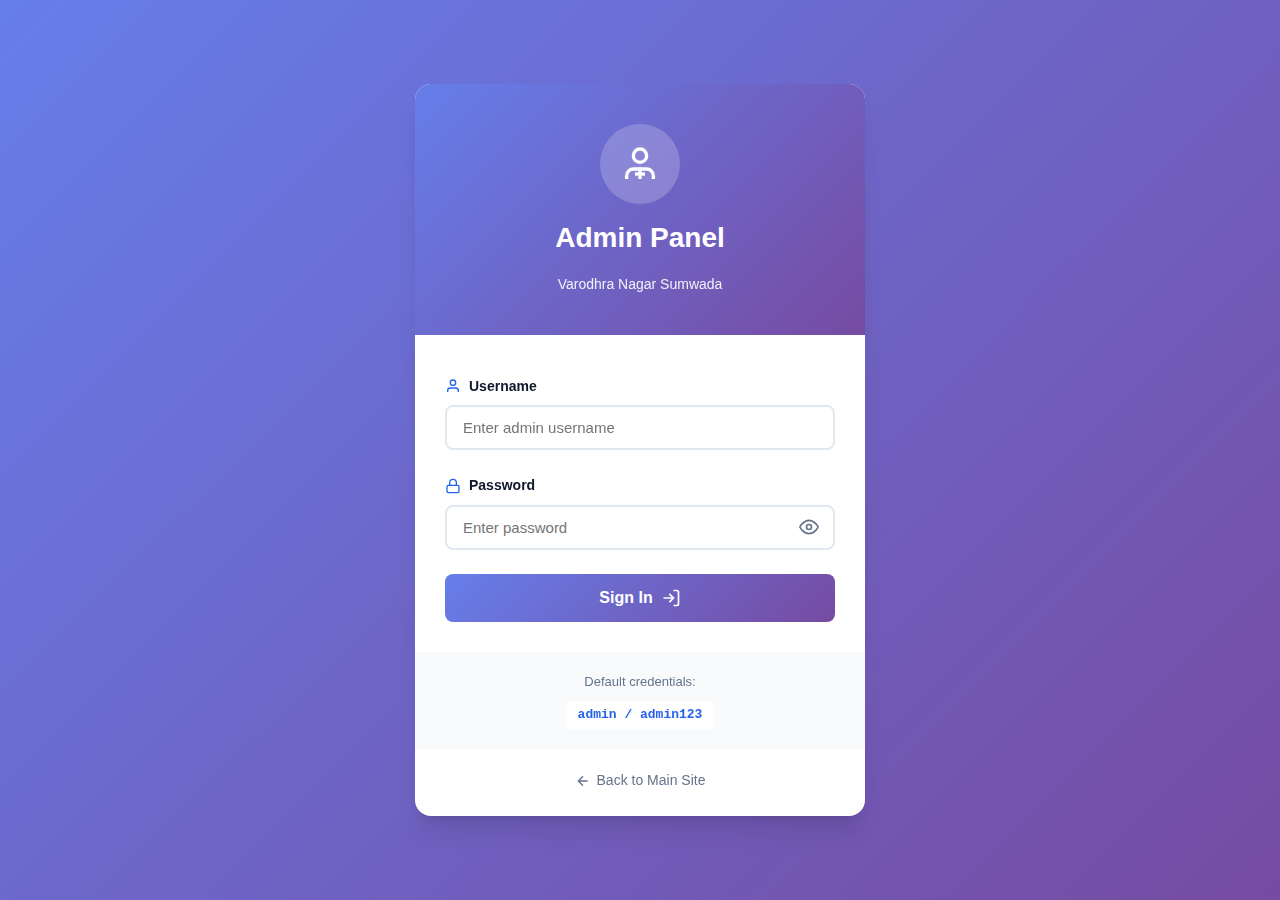
<file: AI-Smart-Call-Center/frontend/admin/index.html>
<!DOCTYPE html>
<html lang="en">

<head>
    <meta charset="UTF-8">
    <meta name="viewport" content="width=device-width, initial-scale=1.0">
    <title>Admin Dashboard - Varodhra Nagar Sumwada</title>
    <link rel="stylesheet" href="css/admin.css">
</head>

<body class="admin-dashboard">
    <!-- Admin Navigation -->
    <nav class="admin-nav">
        <div class="nav-container">
            <div class="nav-brand">
                <svg width="32" height="32" viewBox="0 0 24 24" fill="none" stroke="currentColor" stroke-width="2">
                    <path d="M3 9l9-7 9 7v11a2 2 0 0 1-2 2H5a2 2 0 0 1-2-2z"></path>
                </svg>
                <span>Admin Panel</span>
            </div>
            <div class="nav-actions">
                <div class="admin-user">
                    <svg width="20" height="20" viewBox="0 0 24 24" fill="none" stroke="currentColor" stroke-width="2">
                        <path d="M20 21v-2a4 4 0 0 0-4-4H8a4 4 0 0 0-4 4v2"></path>
                        <circle cx="12" cy="7" r="4"></circle>
                    </svg>
                    <span id="adminUsername">Admin</span>
                </div>
                <button class="btn-logout" id="logoutBtn">
                    <svg width="20" height="20" viewBox="0 0 24 24" fill="none" stroke="currentColor" stroke-width="2">
                        <path d="M9 21H5a2 2 0 0 1-2-2V5a2 2 0 0 1 2-2h4"></path>
                        <polyline points="16 17 21 12 16 7"></polyline>
                        <line x1="21" y1="12" x2="9" y2="12"></line>
                    </svg>
                    Logout
                </button>
            </div>
        </div>
    </nav>

    <div class="admin-container">
        <!-- Sidebar -->
        <aside class="admin-sidebar">
            <div class="sidebar-menu">
                <a href="index.html" class="menu-item active">
                    <svg width="20" height="20" viewBox="0 0 24 24" fill="none" stroke="currentColor" stroke-width="2">
                        <path d="M3 9l9-7 9 7v11a2 2 0 0 1-2 2H5a2 2 0 0 1-2-2z"></path>
                    </svg>
                    <span>Dashboard</span>
                </a>
                <a href="../index.html" class="menu-item">
                    <svg width="20" height="20" viewBox="0 0 24 24" fill="none" stroke="currentColor" stroke-width="2">
                        <circle cx="12" cy="12" r="10"></circle>
                        <polyline points="12 6 12 12 16 14"></polyline>
                    </svg>
                    <span>Main Site</span>
                </a>
            </div>
        </aside>

        <!-- Main Content -->
        <main class="admin-main">
            <!-- Stats Cards -->
            <div class="stats-grid">
                <div class="stat-card stat-total">
                    <div class="stat-icon">
                        <svg width="32" height="32" viewBox="0 0 24 24" fill="none" stroke="currentColor"
                            stroke-width="2">
                            <path d="M14 2H6a2 2 0 0 0-2 2v16a2 2 0 0 0 2 2h12a2 2 0 0 0 2-2V8z"></path>
                            <polyline points="14 2 14 8 20 8"></polyline>
                        </svg>
                    </div>
                    <div class="stat-details">
                        <h3 id="totalComplaints">0</h3>
                        <p>Total Complaints</p>
                    </div>
                </div>

                <div class="stat-card stat-pending">
                    <div class="stat-icon">
                        <svg width="32" height="32" viewBox="0 0 24 24" fill="none" stroke="currentColor"
                            stroke-width="2">
                            <circle cx="12" cy="12" r="10"></circle>
                            <polyline points="12 6 12 12 16 14"></polyline>
                        </svg>
                    </div>
                    <div class="stat-details">
                        <h3 id="pendingComplaints">0</h3>
                        <p>Pending</p>
                    </div>
                </div>

                <div class="stat-card stat-progress">
                    <div class="stat-icon">
                        <svg width="32" height="32" viewBox="0 0 24 24" fill="none" stroke="currentColor"
                            stroke-width="2">
                            <path d="M12 2v20M17 5H9.5a3.5 3.5 0 0 0 0 7h5a3.5 3.5 0 0 1 0 7H6"></path>
                        </svg>
                    </div>
                    <div class="stat-details">
                        <h3 id="inProgressComplaints">0</h3>
                        <p>In Progress</p>
                    </div>
                </div>

                <div class="stat-card stat-resolved">
                    <div class="stat-icon">
                        <svg width="32" height="32" viewBox="0 0 24 24" fill="none" stroke="currentColor"
                            stroke-width="2">
                            <path d="M22 11.08V12a10 10 0 1 1-5.93-9.14"></path>
                            <polyline points="22 4 12 14.01 9 11.01"></polyline>
                        </svg>
                    </div>
                    <div class="stat-details">
                        <h3 id="resolvedComplaints">0</h3>
                        <p>Resolved</p>
                    </div>
                </div>
            </div>

            <!-- Filters & Search -->
            <div class="controls-section">
                <div class="search-box">
                    <svg width="20" height="20" viewBox="0 0 24 24" fill="none" stroke="currentColor" stroke-width="2">
                        <circle cx="11" cy="11" r="8"></circle>
                        <path d="m21 21-4.35-4.35"></path>
                    </svg>
                    <input type="text" id="searchInput" placeholder="Search by ID, name, phone, or description...">
                </div>

                <div class="filters">
                    <select id="statusFilter" class="filter-select">
                        <option value="">All Status</option>
                        <option value="pending">Pending</option>
                        <option value="in_progress">In Progress</option>
                        <option value="resolved">Resolved</option>
                        <option value="rejected">Rejected</option>
                    </select>

                    <select id="categoryFilter" class="filter-select">
                        <option value="">All Categories</option>
                        <option value="street_light">Street Light</option>
                        <option value="water_supply">Water Supply</option>
                        <option value="garbage">Garbage / Sanitation</option>
                        <option value="road_damage">Road Damage</option>
                        <option value="other">Other</option>
                    </select>

                    <button class="btn-refresh" id="refreshBtn">
                        <svg width="20" height="20" viewBox="0 0 24 24" fill="none" stroke="currentColor"
                            stroke-width="2">
                            <polyline points="23 4 23 10 17 10"></polyline>
                            <polyline points="1 20 1 14 7 14"></polyline>
                            <path d="M3.51 9a9 9 0 0 1 14.85-3.36L23 10M1 14l4.64 4.36A9 9 0 0 0 20.49 15"></path>
                        </svg>
                        Refresh
                    </button>
                </div>
            </div>

            <!-- Complaints Table -->
            <div class="table-container">
                <table class="complaints-table">
                    <thead>
                        <tr>
                            <th>ID</th>
                            <th>Name</th>
                            <th>Category</th>
                            <th>Status</th>
                            <th>Priority</th>
                            <th>Ward/Zone</th>
                            <th>Created</th>
                            <th>Actions</th>
                        </tr>
                    </thead>
                    <tbody id="complaintsTableBody">
                        <tr class="loading-row">
                            <td colspan="8">
                                <div class="loading-spinner"></div>
                                <p>Loading complaints...</p>
                            </td>
                        </tr>
                    </tbody>
                </table>
            </div>

            <!-- Empty State -->
            <div id="emptyState" class="empty-state" style="display: none;">
                <svg width="64" height="64" viewBox="0 0 24 24" fill="none" stroke="currentColor" stroke-width="2">
                    <path d="M14 2H6a2 2 0 0 0-2 2v16a2 2 0 0 0 2 2h12a2 2 0 0 0 2-2V8z"></path>
                    <polyline points="14 2 14 8 20 8"></polyline>
                </svg>
                <h3>No Complaints Found</h3>
                <p>There are no complaints matching your filters</p>
            </div>
        </main>
    </div>

    <script src="js/auth.js"></script>
    <script src="js/admin.js"></script>
</body>

</html>
</file>
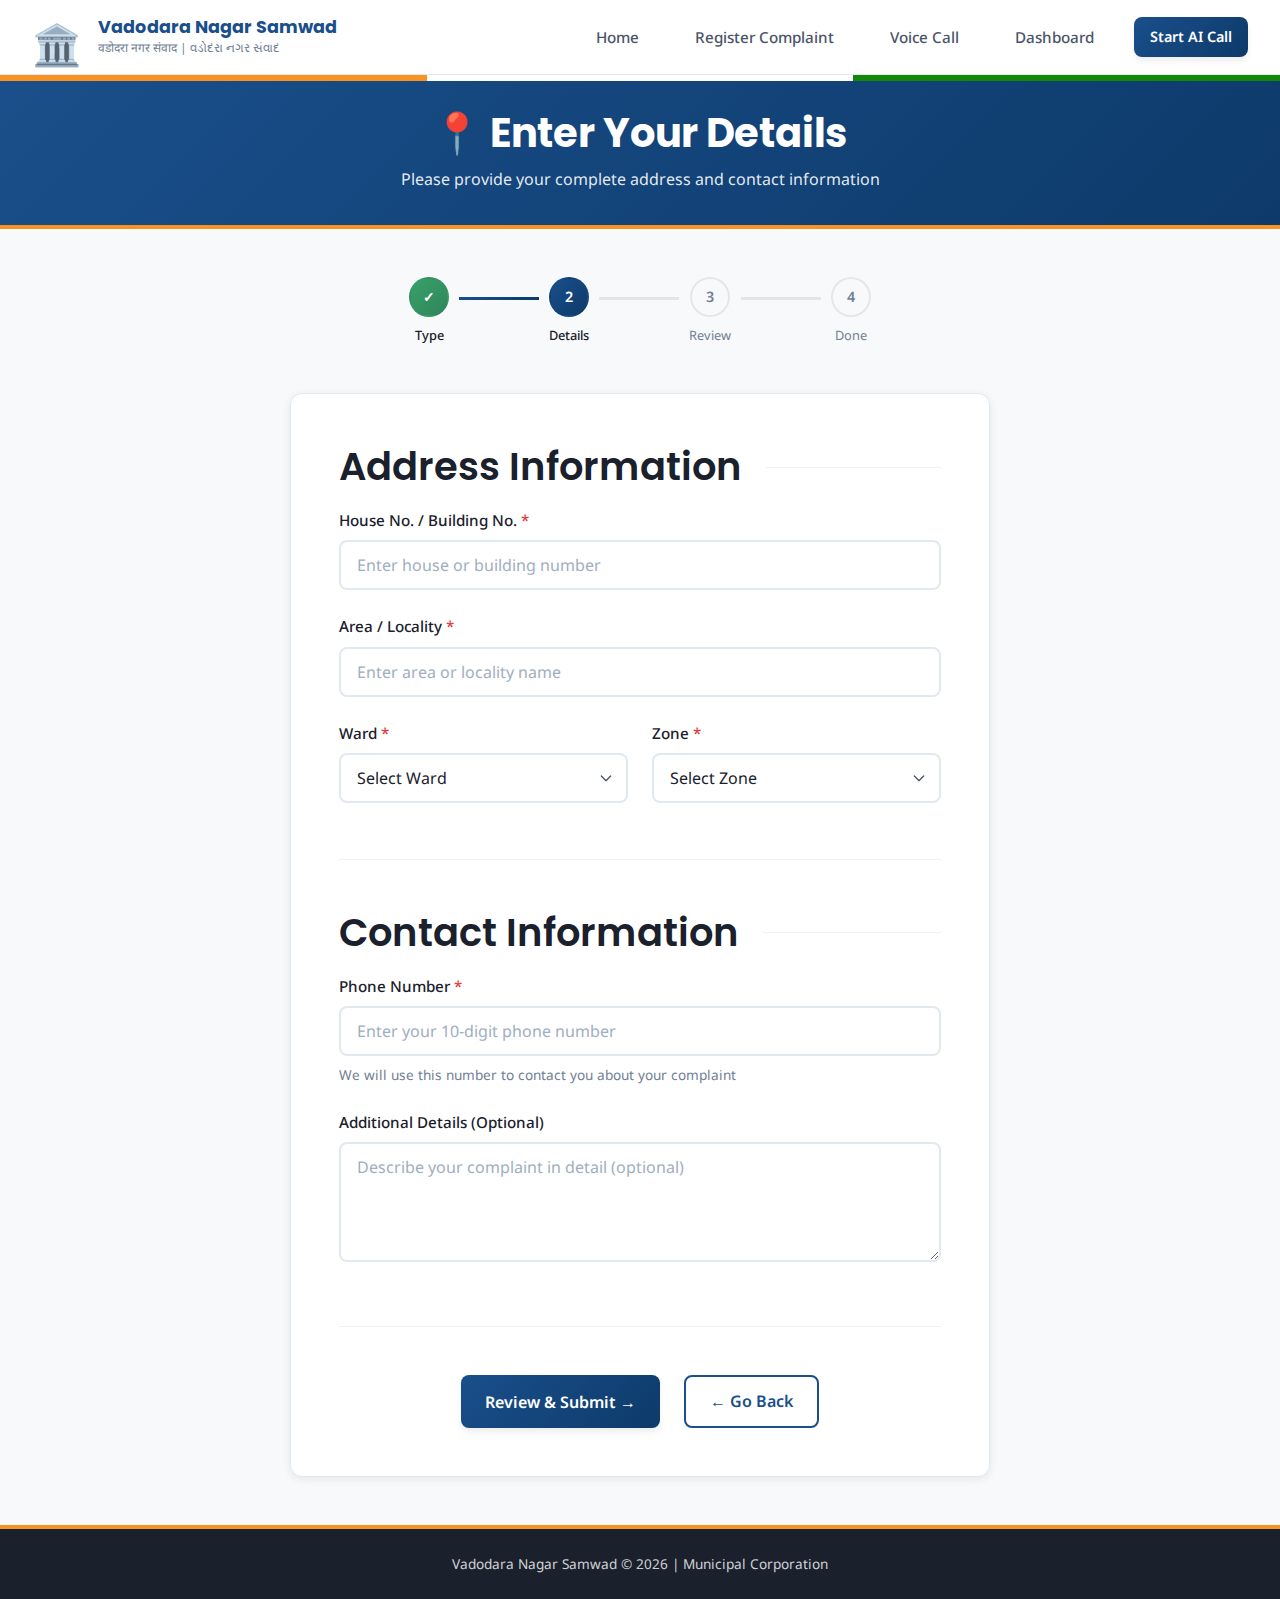
<file: AI-Smart-Call-Center/frontend/address.html>
<!DOCTYPE html>
<html lang="en">

<head>
    <meta charset="UTF-8">
    <meta name="viewport" content="width=device-width, initial-scale=1.0">
    <meta name="description" content="Enter your address details for complaint registration">
    <title>Enter Address | Vadodara Nagar Samwad</title>
    <link rel="stylesheet" href="css/style.css">
    <link rel="stylesheet" href="css/landing.css">
    <link rel="icon"
        href="data:image/svg+xml,<svg xmlns='http://www.w3.org/2000/svg' viewBox='0 0 100 100'><text y='.9em' font-size='90'>📍</text></svg>">
</head>

<body>
    <!-- Top Navigation -->
    <nav class="top-nav">
        <a href="index.html" class="nav-brand">
            <span class="emblem">🏛️</span>
            <div class="nav-brand-text">
                <span class="title">Vadodara Nagar Samwad</span>
                <span class="subtitle">वडोदरा नगर संवाद | વડોદરા નગર સંવાદ</span>
            </div>
        </a>
        <div class="nav-links">
            <a href="index.html" class="nav-link">Home</a>
            <a href="complaint.html" class="nav-link">Register Complaint</a>
            <a href="call.html" class="nav-link">Voice Call</a>
            <a href="dashboard.html" class="nav-link">Dashboard</a>
            <a href="call.html" class="btn btn-primary" style="padding: 0.5rem 1rem; font-size: 0.9rem;">
                Start AI Call
            </a>
        </div>
    </nav>

    <div class="address-container">
        <!-- Page Header -->
        <header class="address-header">
            <h1>📍 Enter Your Details</h1>
            <p>Please provide your complete address and contact information</p>
        </header>

        <main class="address-main">
            <!-- Progress Indicator -->
            <div class="progress-steps" style="max-width: 600px; margin: 0 auto var(--space-xl);">
                <div class="progress-step completed">
                    <div class="step-circle">✓</div>
                    <span>Type</span>
                </div>
                <div class="progress-line active"></div>
                <div class="progress-step active">
                    <div class="step-circle">2</div>
                    <span>Details</span>
                </div>
                <div class="progress-line"></div>
                <div class="progress-step">
                    <div class="step-circle">3</div>
                    <span>Review</span>
                </div>
                <div class="progress-line"></div>
                <div class="progress-step">
                    <div class="step-circle">4</div>
                    <span>Done</span>
                </div>
            </div>

            <form id="addressForm" class="address-form glass-card">
                <div class="form-section">
                    <h3 class="section-title"> Address Information</h3>

                    <div class="form-group">
                        <label for="houseNo">House No. / Building No. <span class="required">*</span></label>
                        <input type="text" id="houseNo" name="houseNo" class="form-input"
                            placeholder="Enter house or building number" required>
                    </div>

                    <div class="form-group">
                        <label for="area">Area / Locality <span class="required">*</span></label>
                        <input type="text" id="area" name="area" class="form-input"
                            placeholder="Enter area or locality name" required>
                    </div>

                    <div class="form-row">
                        <div class="form-group">
                            <label for="ward">Ward <span class="required">*</span></label>
                            <select id="ward" name="ward" class="form-select" required>
                                <option value="">Select Ward</option>
                                <option value="Ward 1">Ward 1 (Central)</option>
                                <option value="Ward 2">Ward 2 (Central)</option>
                                <option value="Ward 3">Ward 3 (North)</option>
                                <option value="Ward 4">Ward 4 (North)</option>
                                <option value="Ward 5">Ward 5 (East)</option>
                                <option value="Ward 6">Ward 6 (East)</option>
                                <option value="Ward 7">Ward 7 (South)</option>
                                <option value="Ward 8">Ward 8 (South)</option>
                                <option value="Ward 9">Ward 9 (West)</option>
                                <option value="Ward 10">Ward 10 (West)</option>
                                <option value="Ward 11">Ward 11 (Central)</option>
                                <option value="Ward 12">Ward 12 (North)</option>
                                <option value="Ward 13">Ward 13 (East)</option>
                                <option value="Ward 14">Ward 14 (South)</option>
                                <option value="Ward 15">Ward 15 (West)</option>
                                <option value="Ward 16">Ward 16 (Central)</option>
                                <option value="Ward 17">Ward 17 (North)</option>
                                <option value="Ward 18">Ward 18 (South)</option>
                                <option value="Ward 19">Ward 19 (East)</option>
                            </select>
                            <div id="autoDetectBadge" class="auto-detect-badge" style="display: none;">
                                ✓ Auto-detected
                            </div>
                        </div>

                        <div class="form-group">
                            <label for="zone">Zone <span class="required">*</span></label>
                            <select id="zone" name="zone" class="form-select" required>
                                <option value="">Select Zone</option>
                                <option value="North">North (ઉત્તર / उत्तर)</option>
                                <option value="South">South (દક્ષિણ / दक्षिण)</option>
                                <option value="East">East (પૂર્વ / पूर्व)</option>
                                <option value="West">West (પશ્ચિમ / पश्चिम)</option>
                                <option value="Central">Central (મધ્ય / मध्य)</option>
                            </select>
                        </div>
                    </div>
                </div>

                <div class="form-section">
                    <h3 class="section-title"> Contact Information</h3>

                    <div class="form-group">
                        <label for="phoneNumber">Phone Number <span class="required">*</span></label>
                        <input type="tel" id="phoneNumber" name="phoneNumber" class="form-input"
                            placeholder="Enter your 10-digit phone number" pattern="[0-9]{10}" maxlength="10" required>
                        <small class="form-hint">We will use this number to contact you about your complaint</small>
                    </div>

                    <div class="form-group">
                        <label for="description">Additional Details (Optional)</label>
                        <textarea id="description" name="description" class="form-input form-textarea"
                            placeholder="Describe your complaint in detail (optional)" rows="4"></textarea>
                    </div>
                </div>

                <div class="form-actions">
                    <button type="submit" class="btn btn-primary">
                        Review & Submit →
                    </button>
                    <a href="complaint.html" class="btn btn-secondary">← Go Back</a>
                </div>
            </form>
        </main>

        <footer class="address-footer">
            <p>Vadodara Nagar Samwad © 2026 | Municipal Corporation</p>
        </footer>
    </div>

    <script src="js/config.js"></script>
    <script src="js/state.js"></script>
    <script src="js/flow.js"></script>
    <script src="js/ui.js"></script>
    <script>
        // Generate floating particles
        function createParticles() {
            const container = document.getElementById('particles');
            const particleCount = 20;

            for (let i = 0; i < particleCount; i++) {
                const particle = document.createElement('div');
                particle.className = 'particle';
                particle.style.left = Math.random() * 100 + '%';
                particle.style.animationDuration = (Math.random() * 20 + 15) + 's';
                particle.style.animationDelay = Math.random() * 10 + 's';
                particle.style.width = (Math.random() * 4 + 2) + 'px';
                particle.style.height = particle.style.width;
                container.appendChild(particle);
            }
        }

        // Toast notification
        function showToast(message, type = 'info') {
            const existingToast = document.querySelector('.toast');
            if (existingToast) existingToast.remove();

            const toast = document.createElement('div');
            toast.className = `toast ${type}`;
            toast.innerHTML = `<span>${type === 'success' ? '✓' : type === 'error' ? '✗' : 'ℹ️'}</span> ${message}`;
            document.body.appendChild(toast);

            setTimeout(() => {
                toast.style.opacity = '0';
                toast.style.transform = 'translateX(100px)';
                setTimeout(() => toast.remove(), 300);
            }, 3000);
        }

        document.addEventListener('DOMContentLoaded', function () {
            createParticles();

            // Pre-populate form if data exists in state
            const currentState = getState();

            if (currentState.address) {
                if (currentState.address.houseNo) {
                    document.getElementById('houseNo').value = currentState.address.houseNo;
                }
                if (currentState.address.area) {
                    document.getElementById('area').value = currentState.address.area;
                }
                if (currentState.address.ward) {
                    document.getElementById('ward').value = currentState.address.ward;
                }
                if (currentState.address.zone) {
                    document.getElementById('zone').value = currentState.address.zone;
                }
            }

            if (currentState.userDetails) {
                if (currentState.userDetails.phoneNumber) {
                    document.getElementById('phoneNumber').value = currentState.userDetails.phoneNumber;
                }
                if (currentState.userDetails.description) {
                    document.getElementById('description').value = currentState.userDetails.description;
                }
            }

            // Show complaint type if available
            if (currentState.complaint && currentState.complaint.type) {
                const subCatText = currentState.complaint.subCategoryText ? ` - ${currentState.complaint.subCategoryText}` : '';
                showToast(`Complaint: ${currentState.complaint.type}${subCatText}`, 'info');
            }

            // Set up area auto-detection
            setupAreaAutoDetect();
        });

        // Setup auto-detection of ward/zone from area name
        let autoDetectTimeout = null;
        function setupAreaAutoDetect() {
            const areaInput = document.getElementById('area');

            areaInput.addEventListener('input', function () {
                // Debounce the auto-detection
                if (autoDetectTimeout) {
                    clearTimeout(autoDetectTimeout);
                }

                autoDetectTimeout = setTimeout(async () => {
                    const areaName = this.value.trim();
                    if (areaName.length >= 3) {
                        await autoDetectLocation(areaName);
                    }
                }, 500);
            });

            areaInput.addEventListener('blur', async function () {
                const areaName = this.value.trim();
                if (areaName.length >= 3) {
                    await autoDetectLocation(areaName);
                }
            });
        }

        // Auto-detect location from area name
        async function autoDetectLocation(areaName) {
            try {
                const response = await fetch(`${CONFIG.API.BASE_URL}/api/vmc/detect-location`, {
                    method: 'POST',
                    headers: { 'Content-Type': 'application/json' },
                    body: JSON.stringify({ area: areaName, text: areaName })
                });

                const data = await response.json();

                if (data.success && data.location && data.auto_detected) {
                    // Auto-fill ward and zone
                    if (data.location.ward) {
                        document.getElementById('ward').value = data.location.ward;
                    }
                    if (data.location.zone) {
                        document.getElementById('zone').value = data.location.zone;
                    }

                    // Show auto-detect badge
                    const badge = document.getElementById('autoDetectBadge');
                    if (badge) {
                        badge.style.display = 'inline-block';
                        badge.style.animation = 'fadeIn 0.3s ease';
                    }

                    showToast(`Location detected: ${data.location.ward}, ${data.location.zone} Zone`, 'success');
                }
            } catch (error) {
                console.log('Auto-detection not available:', error.message);
                // Fallback to local detection
                localAutoDetect(areaName);
            }
        }

        // Local fallback for area detection
        function localAutoDetect(areaName) {
            const knownAreas = {
                'alkapuri': { ward: 'Ward 1', zone: 'Central' },
                'sayajigunj': { ward: 'Ward 1', zone: 'Central' },
                'fatehgunj': { ward: 'Ward 2', zone: 'Central' },
                'akota': { ward: 'Ward 3', zone: 'North' },
                'karelibaug': { ward: 'Ward 4', zone: 'North' },
                'harni': { ward: 'Ward 5', zone: 'East' },
                'gorwa': { ward: 'Ward 6', zone: 'East' },
                'chhani': { ward: 'Ward 7', zone: 'South' },
                'vadsar': { ward: 'Ward 8', zone: 'South' },
                'productivity road': { ward: 'Ward 9', zone: 'West' },
                'ajwa road': { ward: 'Ward 10', zone: 'West' },
                'gotri': { ward: 'Ward 12', zone: 'North' },
                'makarpura': { ward: 'Ward 13', zone: 'East' },
                'subhanpura': { ward: 'Ward 17', zone: 'North' }
            };

            const lowerArea = areaName.toLowerCase();
            for (const [area, location] of Object.entries(knownAreas)) {
                if (lowerArea.includes(area) || area.includes(lowerArea)) {
                    document.getElementById('ward').value = location.ward;
                    document.getElementById('zone').value = location.zone;

                    const badge = document.getElementById('autoDetectBadge');
                    if (badge) badge.style.display = 'inline-block';

                    showToast(`Location detected: ${location.ward}, ${location.zone} Zone`, 'success');
                    break;
                }
            }
        }

        // Phone number input validation
        document.getElementById('phoneNumber').addEventListener('input', function (e) {
            // Remove non-numeric characters
            this.value = this.value.replace(/[^0-9]/g, '');
        });

        document.getElementById('addressForm').addEventListener('submit', function (e) {
            e.preventDefault();

            // Get form values
            const phoneNumber = document.getElementById('phoneNumber').value;

            // Validate phone number
            if (!/^\d{10}$/.test(phoneNumber)) {
                showToast('Please enter a valid 10-digit phone number', 'error');
                return;
            }

            const addressData = {
                houseNo: document.getElementById('houseNo').value,
                area: document.getElementById('area').value,
                ward: document.getElementById('ward').value,
                zone: document.getElementById('zone').value
            };

            const userDetails = {
                phoneNumber: phoneNumber,
                description: document.getElementById('description').value
            };

            if (CONFIG.APP.DEBUG) {
                console.log('Address data:', addressData);
                console.log('User details:', userDetails);
            }

            // Save data to state
            setState({
                address: addressData,
                userDetails: userDetails,
                currentStep: 'review'
            });

            showToast('Details saved! Redirecting to review...', 'success');

            // Navigate to review page
            setTimeout(() => {
                window.location.href = 'review.html';
            }, 800);
        });
    </script>

    <style>
        /* Progress Steps */
        .progress-steps {
            display: flex;
            align-items: center;
            justify-content: center;
        }

        .progress-step {
            display: flex;
            flex-direction: column;
            align-items: center;
            gap: 8px;
        }

        .step-circle {
            width: 40px;
            height: 40px;
            border-radius: 50%;
            background: var(--glass-bg);
            border: 2px solid var(--glass-border);
            display: flex;
            align-items: center;
            justify-content: center;
            font-weight: 600;
            font-size: 0.9rem;
            color: var(--text-muted);
            transition: var(--transition-base);
        }

        .progress-step.completed .step-circle {
            background: var(--success-gradient);
            border-color: transparent;
            color: white;
        }

        .progress-step.active .step-circle {
            background: var(--primary-gradient);
            border-color: transparent;
            color: white;
            box-shadow: var(--glow-primary);
        }

        .progress-step span {
            font-size: 0.8rem;
            color: var(--text-muted);
        }

        .progress-step.active span,
        .progress-step.completed span {
            color: var(--text-primary);
        }

        .progress-line {
            flex: 1;
            height: 3px;
            background: var(--glass-border);
            margin: 0 10px 25px;
            max-width: 80px;
        }

        .progress-line.active {
            background: var(--primary-gradient);
        }

        @media (max-width: 600px) {
            .progress-steps {
                transform: scale(0.85);
            }
        }

        /* Auto-detect badge */
        .auto-detect-badge {
            display: inline-block;
            padding: 4px 10px;
            background: var(--success-gradient);
            color: white;
            font-size: 0.75rem;
            font-weight: 600;
            border-radius: var(--radius-full);
            margin-top: var(--space-xs);
        }

        @keyframes fadeIn {
            from {
                opacity: 0;
                transform: translateY(-5px);
            }

            to {
                opacity: 1;
                transform: translateY(0);
            }
        }
    </style>
</body>

</html>
</file>
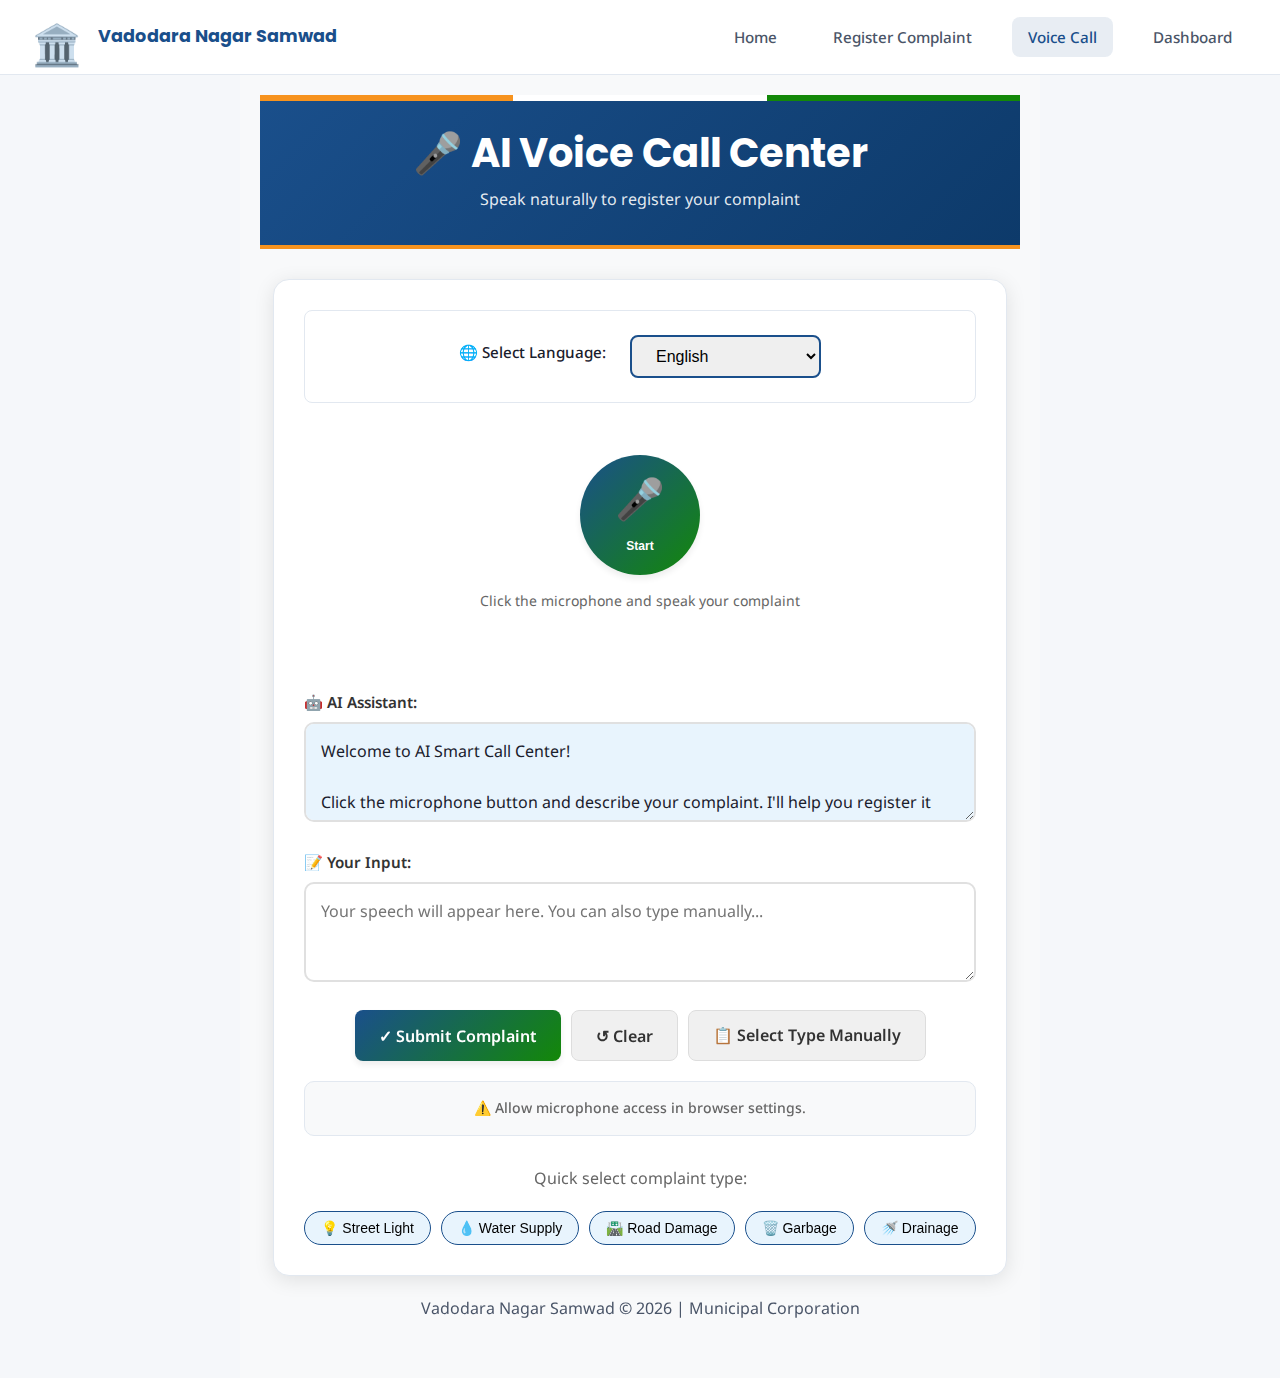
<file: AI-Smart-Call-Center/frontend/call.html>
<!DOCTYPE html>
<html lang="en">

<head>
    <meta charset="UTF-8">
    <meta name="viewport" content="width=device-width, initial-scale=1.0">
    <meta name="description" content="AI Voice Call Interface - Speak to register your complaint">
    <title>AI Voice Call | Vadodara Nagar Samwad</title>
    <link rel="stylesheet" href="css/style.css">
    <link rel="stylesheet" href="css/landing.css">
    <link rel="icon"
        href="data:image/svg+xml,<svg xmlns='http://www.w3.org/2000/svg' viewBox='0 0 100 100'><text y='.9em' font-size='90'>🎤</text></svg>">
    <style>
        .call-container {
            max-width: 800px;
            margin: 0 auto;
            padding: 20px;
        }

        .call-header {
            text-align: center;
            margin-bottom: 30px;
        }

        .call-header h1 {
            color: #1a4f8b;
        }

        .call-interface {
            background: white;
            border-radius: 16px;
            padding: 30px;
            box-shadow: 0 4px 20px rgba(0, 0, 0, 0.1);
        }

        .microphone-section {
            text-align: center;
            margin-bottom: 30px;
        }

        .mic-button {
            width: 120px;
            height: 120px;
            border-radius: 50%;
            background: linear-gradient(135deg, #1a4f8b, #138808);
            border: none;
            cursor: pointer;
            display: flex;
            flex-direction: column;
            align-items: center;
            justify-content: center;
            margin: 0 auto;
            color: white;
            transition: all 0.3s;
        }

        .mic-button:hover {
            transform: scale(1.05);
            box-shadow: 0 8px 30px rgba(26, 79, 139, 0.4);
        }

        .mic-button.listening {
            background: linear-gradient(135deg, #dc3545, #c82333);
            animation: pulse 1.5s infinite;
        }

        .mic-icon {
            font-size: 40px;
        }

        .mic-text {
            font-size: 12px;
            margin-top: 8px;
        }

        @keyframes pulse {

            0%,
            100% {
                box-shadow: 0 0 0 0 rgba(220, 53, 69, 0.5);
            }

            50% {
                box-shadow: 0 0 0 20px rgba(220, 53, 69, 0);
            }
        }

        .voice-animation {
            display: none;
            justify-content: center;
            align-items: flex-end;
            gap: 4px;
            height: 50px;
            margin: 20px 0;
        }

        .wave {
            width: 6px;
            background: #1a4f8b;
            border-radius: 3px;
            animation: wave 0.5s ease-in-out infinite;
        }

        .wave:nth-child(1) {
            height: 20px;
            animation-delay: 0s;
        }

        .wave:nth-child(2) {
            height: 35px;
            animation-delay: 0.1s;
        }

        .wave:nth-child(3) {
            height: 50px;
            animation-delay: 0.2s;
        }

        .wave:nth-child(4) {
            height: 35px;
            animation-delay: 0.3s;
        }

        .wave:nth-child(5) {
            height: 20px;
            animation-delay: 0.4s;
        }

        @keyframes wave {

            0%,
            100% {
                transform: scaleY(0.5);
            }

            50% {
                transform: scaleY(1);
            }
        }

        .response-section,
        .user-input-section {
            margin: 20px 0;
        }

        .response-section label,
        .user-input-section label {
            display: block;
            font-weight: 600;
            margin-bottom: 8px;
            color: #333;
        }

        .ai-response-box,
        .user-input-box {
            width: 100%;
            min-height: 100px;
            padding: 15px;
            border: 2px solid #e0e0e0;
            border-radius: 10px;
            font-size: 16px;
            resize: vertical;
            font-family: inherit;
        }

        .ai-response-box {
            background: #e8f4fd;
        }

        .user-input-box {
            background: #fff;
        }

        .action-buttons {
            display: flex;
            gap: 10px;
            flex-wrap: wrap;
            justify-content: center;
            margin-top: 20px;
        }

        .btn {
            padding: 12px 24px;
            border-radius: 8px;
            font-size: 16px;
            cursor: pointer;
            border: none;
            transition: all 0.3s;
            text-decoration: none;
            display: inline-block;
        }

        .btn-primary {
            background: linear-gradient(135deg, #1a4f8b, #138808);
            color: white;
        }

        .btn-primary:hover {
            transform: translateY(-2px);
            box-shadow: 0 4px 15px rgba(26, 79, 139, 0.3);
        }

        .btn-secondary {
            background: #f0f0f0;
            color: #333;
            border: 1px solid #ddd;
        }

        .btn-secondary:hover {
            background: #e0e0e0;
        }

        .status-indicator {
            text-align: center;
            padding: 15px;
            background: #f8f9fa;
            border-radius: 10px;
            margin-top: 20px;
        }

        .status-text {
            color: #666;
            font-size: 14px;
            margin: 0;
        }

        .language-selector {
            text-align: center;
            margin-bottom: 20px;
        }

        .language-dropdown {
            padding: 10px 20px;
            border-radius: 8px;
            border: 2px solid #1a4f8b;
            font-size: 16px;
        }

        .quick-types {
            display: flex;
            flex-wrap: wrap;
            gap: 10px;
            justify-content: center;
            margin-top: 20px;
        }

        .quick-type-btn {
            padding: 8px 16px;
            background: #e8f4fd;
            border: 1px solid #1a4f8b;
            border-radius: 20px;
            cursor: pointer;
            font-size: 14px;
        }

        .quick-type-btn:hover {
            background: #1a4f8b;
            color: white;
        }

        .toast {
            position: fixed;
            bottom: 20px;
            right: 20px;
            padding: 15px 25px;
            border-radius: 10px;
            color: white;
            font-weight: 500;
            z-index: 1000;
            animation: slideIn 0.3s ease;
        }

        .toast.success {
            background: #28a745;
        }

        .toast.error {
            background: #dc3545;
        }

        .toast.info {
            background: #17a2b8;
        }

        @keyframes slideIn {
            from {
                transform: translateX(100px);
                opacity: 0;
            }

            to {
                transform: translateX(0);
                opacity: 1;
            }
        }
    </style>
</head>

<body style="background: #f5f7fa; min-height: 100vh;">
    <!-- Top Navigation -->
    <nav class="top-nav">
        <a href="index.html" class="nav-brand">
            <span class="emblem">🏛️</span>
            <div class="nav-brand-text">
                <span class="title">Vadodara Nagar Samwad</span>
            </div>
        </a>
        <div class="nav-links">
            <a href="index.html" class="nav-link">Home</a>
            <a href="complaint.html" class="nav-link">Register Complaint</a>
            <a href="call.html" class="nav-link active">Voice Call</a>
            <a href="dashboard.html" class="nav-link">Dashboard</a>
        </div>
    </nav>

    <div class="call-container">
        <header class="call-header">
            <h1>🎤 AI Voice Call Center</h1>
            <p>Speak naturally to register your complaint</p>
        </header>

        <div class="call-interface">
            <!-- Language Selector -->
            <div class="language-selector">
                <label for="language">🌐 Select Language: </label>
                <select id="language" class="language-dropdown">
                    <option value="en-US">English</option>
                    <option value="hi-IN">हिंदी (Hindi)</option>
                    <option value="gu-IN">ગુજરાતી (Gujarati)</option>
                </select>
            </div>

            <!-- Microphone Section -->
            <div class="microphone-section">
                <button id="micButton" class="mic-button">
                    <span class="mic-icon">🎤</span>
                    <span class="mic-text">Start</span>
                </button>

                <div class="voice-animation" id="voiceAnimation">
                    <div class="wave"></div>
                    <div class="wave"></div>
                    <div class="wave"></div>
                    <div class="wave"></div>
                    <div class="wave"></div>
                </div>

                <p style="color: #666; font-size: 14px; margin-top: 15px;">
                    Click the microphone and speak your complaint
                </p>
            </div>

            <!-- AI Response -->
            <div class="response-section">
                <label for="aiResponse">🤖 AI Assistant:</label>
                <textarea id="aiResponse" class="ai-response-box" readonly>Welcome to AI Smart Call Center!

Click the microphone button and describe your complaint. I'll help you register it quickly.</textarea>
            </div>

            <!-- User Input -->
            <div class="user-input-section">
                <label for="userInput">📝 Your Input:</label>
                <textarea id="userInput" class="user-input-box"
                    placeholder="Your speech will appear here. You can also type manually..."></textarea>
            </div>

            <!-- Action Buttons -->
            <div class="action-buttons">
                <button id="submitButton" class="btn btn-primary">✓ Submit Complaint</button>
                <button id="clearButton" class="btn btn-secondary">↺ Clear</button>
                <a href="complaint.html" class="btn btn-secondary">📋 Select Type Manually</a>
            </div>

            <!-- Status -->
            <div class="status-indicator">
                <p id="statusText" class="status-text">Ready to listen...</p>
            </div>

            <!-- Quick Type Selection -->
            <div style="text-align: center; margin-top: 30px;">
                <p style="color: #666; margin-bottom: 10px;">Quick select complaint type:</p>
                <div class="quick-types">
                    <button class="quick-type-btn" onclick="selectQuickType('Street Light')">💡 Street Light</button>
                    <button class="quick-type-btn" onclick="selectQuickType('Water Supply')">💧 Water Supply</button>
                    <button class="quick-type-btn" onclick="selectQuickType('Road Damage')">🛣️ Road Damage</button>
                    <button class="quick-type-btn" onclick="selectQuickType('Garbage')">🗑️ Garbage</button>
                    <button class="quick-type-btn" onclick="selectQuickType('Drainage')">🚿 Drainage</button>
                </div>
            </div>
        </div>

        <footer style="text-align: center; padding: 20px; color: #666;">
            <p>Vadodara Nagar Samwad © 2026 | Municipal Corporation</p>
        </footer>
    </div>

    <script src="js/config.js"></script>
    <script src="js/state.js"></script>
    <script src="js/speech.js"></script>
    <script>
        // ========== MAIN FUNCTIONALITY ==========
        let currentlyListening = false;

        document.addEventListener('DOMContentLoaded', async function () {
            console.log('[CALL] Page loaded');

            const micButton = document.getElementById('micButton');
            const voiceAnimation = document.getElementById('voiceAnimation');
            const statusText = document.getElementById('statusText');
            const userInput = document.getElementById('userInput');
            const aiResponse = document.getElementById('aiResponse');
            const languageSelect = document.getElementById('language');
            const submitButton = document.getElementById('submitButton');
            const clearButton = document.getElementById('clearButton');

            // Check browser support
            const support = checkSpeechSupport();
            console.log('[CALL] Speech support:', support);

            if (!support.speechRecognition) {
                statusText.textContent = '⚠️ Speech not supported. Use Chrome or Edge browser.';
                micButton.style.opacity = '0.5';
                showToast('Please use Chrome or Edge for voice features', 'error');
            } else {
                statusText.textContent = '✅ Ready. Click microphone to start speaking.';

                // Request permission
                try {
                    const permission = await requestMicrophonePermission();
                    if (permission) {
                        statusText.textContent = '✅ Microphone ready. Click to start.';
                    } else {
                        statusText.textContent = '⚠️ Allow microphone access in browser settings.';
                    }
                } catch (e) {
                    console.log('[CALL] Permission request error:', e);
                }
            }

            // Microphone button click
            micButton.addEventListener('click', function () {
                console.log('[CALL] Mic button clicked, currently listening:', currentlyListening);

                if (currentlyListening) {
                    // Stop listening
                    stopListening();
                    micButton.classList.remove('listening');
                    micButton.querySelector('.mic-text').textContent = 'Start';
                    voiceAnimation.style.display = 'none';
                    statusText.textContent = '⏹️ Stopped. Click to start again.';
                    currentlyListening = false;
                } else {
                    // Start listening
                    const started = startListening(languageSelect.value);
                    console.log('[CALL] Start result:', started);

                    if (started) {
                        micButton.classList.add('listening');
                        micButton.querySelector('.mic-text').textContent = 'Stop';
                        voiceAnimation.style.display = 'flex';
                        statusText.textContent = '🎤 Listening... Speak now!';
                        currentlyListening = true;
                        showToast('Listening started. Speak your complaint.', 'success');
                    } else {
                        statusText.textContent = '❌ Could not start. Allow microphone in browser.';
                        showToast('Allow microphone access to use voice.', 'error');
                    }
                }
            });

            // Language change
            languageSelect.addEventListener('change', function () {
                if (typeof setRecognitionLanguage === 'function') {
                    setRecognitionLanguage(this.value);
                }
                showToast('Language: ' + this.options[this.selectedIndex].text, 'info');
            });

            // Submit button
            submitButton.addEventListener('click', function () {
                const text = userInput.value.trim();

                if (!text) {
                    showToast('Please enter or speak your complaint first.', 'error');
                    return;
                }

                // Stop listening
                if (currentlyListening) {
                    stopListening();
                    currentlyListening = false;
                    micButton.classList.remove('listening');
                    voiceAnimation.style.display = 'none';
                }

                // Detect complaint type
                const detectedType = detectComplaintType(text);

                if (detectedType) {
                    // Save to state
                    saveState({
                        complaint: { type: detectedType },
                        userDetails: { description: text },
                        currentStep: 'address'
                    });

                    aiResponse.value = '✓ Detected: ' + detectedType + '\n\nNavigating to address form...';
                    showToast('Type detected: ' + detectedType, 'success');

                    setTimeout(() => {
                        window.location.href = 'address.html';
                    }, 1500);
                } else {
                    aiResponse.value = "I couldn't determine the complaint type automatically.\n\nPlease select a type from the quick buttons below, or go to the complaint selection page.";
                    showToast('Please select complaint type manually', 'info');
                }
            });

            // Clear button
            clearButton.addEventListener('click', function () {
                userInput.value = '';
                aiResponse.value = 'Cleared. Click microphone to start again.';
                if (typeof clearTranscript === 'function') {
                    clearTranscript();
                }
                showToast('Input cleared', 'info');
            });
        });

        // Detect complaint type from text
        function detectComplaintType(text) {
            const lower = text.toLowerCase();

            if (lower.includes('street light') || lower.includes('light') || lower.includes('bulb') || lower.includes('lamp')) {
                return 'Street Light';
            }
            if (lower.includes('water') || lower.includes('pipe') || lower.includes('leak') || lower.includes('supply')) {
                return 'Water Supply';
            }
            if (lower.includes('road') || lower.includes('pothole') || lower.includes('footpath') || lower.includes('street')) {
                return 'Road Damage';
            }
            if (lower.includes('garbage') || lower.includes('waste') || lower.includes('trash') || lower.includes('dustbin')) {
                return 'Garbage';
            }
            if (lower.includes('drain') || lower.includes('sewer') || lower.includes('gutter') || lower.includes('manhole')) {
                return 'Drainage';
            }

            return null;
        }

        // Quick type selection
        function selectQuickType(type) {
            const userInput = document.getElementById('userInput');
            const text = userInput.value.trim() || 'Issue with ' + type;

            saveState({
                complaint: { type: type },
                userDetails: { description: text },
                currentStep: 'address'
            });

            showToast('Selected: ' + type, 'success');

            setTimeout(() => {
                window.location.href = 'address.html';
            }, 800);
        }

        // Save state helper
        function saveState(data) {
            try {
                let state = JSON.parse(localStorage.getItem('complaintAppState') || '{}');
                state = { ...state, ...data };
                if (data.complaint) state.complaint = { ...state.complaint, ...data.complaint };
                if (data.userDetails) state.userDetails = { ...state.userDetails, ...data.userDetails };
                localStorage.setItem('complaintAppState', JSON.stringify(state));
                console.log('[CALL] State saved:', state);
            } catch (e) {
                console.error('[CALL] State save error:', e);
            }
        }

        // Show toast notification
        function showToast(message, type = 'info') {
            const existing = document.querySelector('.toast');
            if (existing) existing.remove();

            const toast = document.createElement('div');
            toast.className = 'toast ' + type;
            toast.innerHTML = message;
            document.body.appendChild(toast);

            setTimeout(() => {
                toast.style.opacity = '0';
                toast.style.transform = 'translateX(100px)';
                setTimeout(() => toast.remove(), 300);
            }, 3000);
        }
    </script>
</body>

</html>
</file>
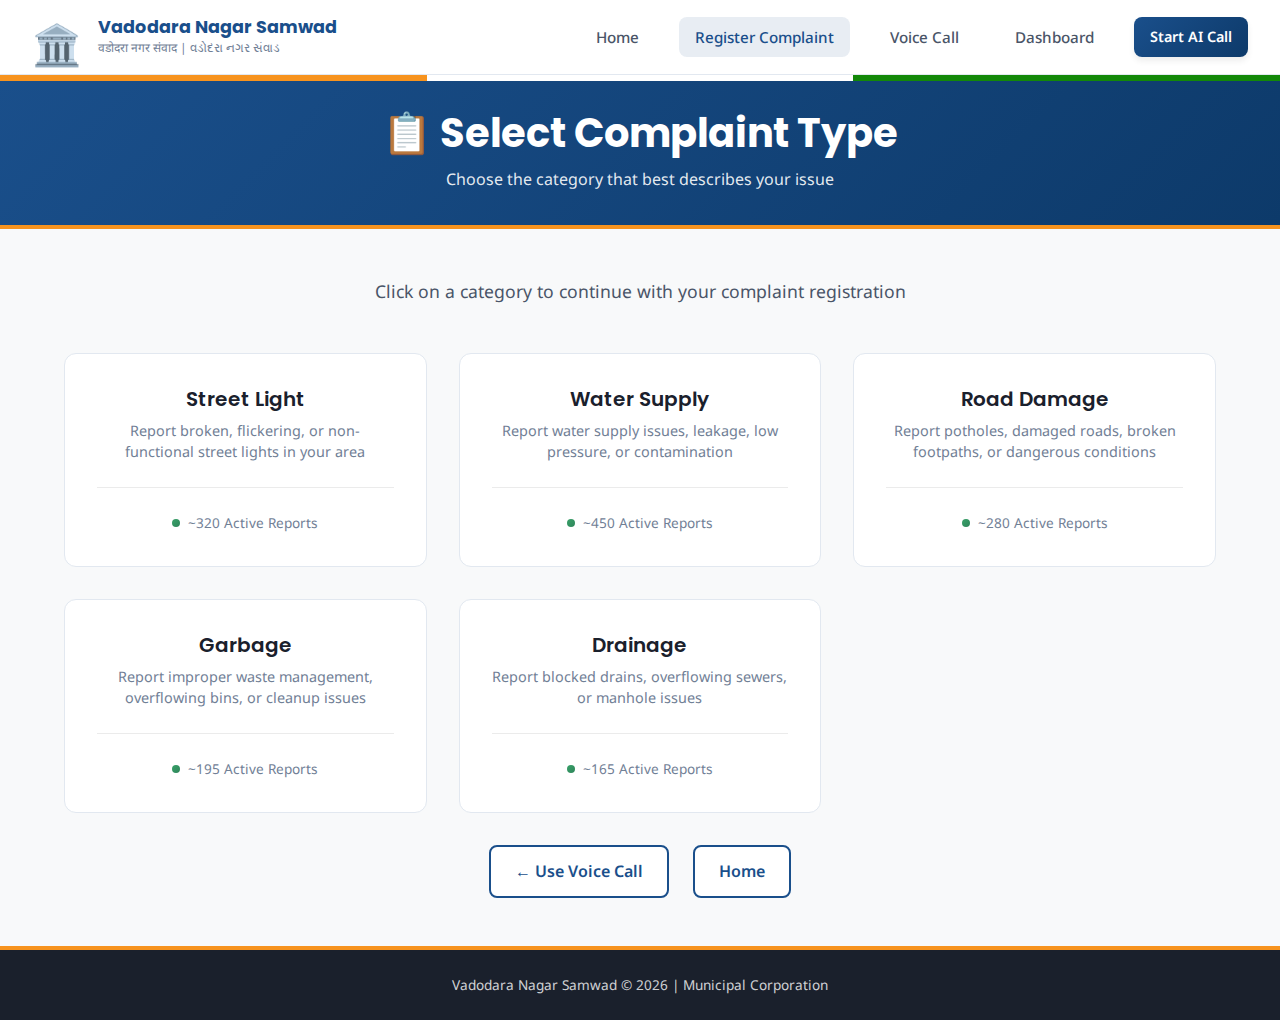
<file: AI-Smart-Call-Center/frontend/complaint.html>
<!DOCTYPE html>
<html lang="en">

<head>
    <meta charset="UTF-8">
    <meta name="viewport" content="width=device-width, initial-scale=1.0">
    <meta name="description" content="Select your complaint type - Street Light, Water Supply, Road Damage, or Garbage">
    <title>Select Complaint Type | Vadodara Nagar Samwad</title>
    <link rel="stylesheet" href="css/style.css">
    <link rel="stylesheet" href="css/landing.css">
    <link rel="icon"
        href="data:image/svg+xml,<svg xmlns='http://www.w3.org/2000/svg' viewBox='0 0 100 100'><text y='.9em' font-size='90'>📋</text></svg>">
</head>

<body>
    <!-- Top Navigation -->
    <nav class="top-nav">
        <a href="index.html" class="nav-brand">
            <span class="emblem">🏛️</span>
            <div class="nav-brand-text">
                <span class="title">Vadodara Nagar Samwad</span>
                <span class="subtitle">वडोदरा नगर संवाद | વડોદરા નગર સંવાડ</span>
            </div>
        </a>
        <div class="nav-links">
            <a href="index.html" class="nav-link">Home</a>
            <a href="complaint.html" class="nav-link active">Register Complaint</a>
            <a href="call.html" class="nav-link">Voice Call</a>
            <a href="dashboard.html" class="nav-link">Dashboard</a>
            <a href="call.html" class="btn btn-primary" style="padding: 0.5rem 1rem; font-size: 0.9rem;">
                Start AI Call
            </a>
        </div>
    </nav>

    <div class="complaint-container">
        <header class="complaint-header">
            <h1>📋 Select Complaint Type</h1>
            <p>Choose the category that best describes your issue</p>
        </header>

        <main class="complaint-main">
            <div style="text-align: center; margin-bottom: var(--space-xl);">
                <p style="color: var(--text-secondary); font-size: 1.1rem;">
                    Click on a category to continue with your complaint registration
                </p>
            </div>

            <div class="complaint-types-grid">
                <div class="complaint-card" onclick="selectComplaintType('Street Light')" tabindex="0" role="button"
                    aria-label="Report Street Light Issue">

                    <h3 class="complaint-title">Street Light</h3>
                    <p class="complaint-desc">Report broken, flickering, or non-functional street lights in your area
                    </p>
                    <div class="card-status">
                        <span class="status-dot"></span>
                        <span>~320 Active Reports</span>
                    </div>
                </div>

                <div class="complaint-card" onclick="selectComplaintType('Water Supply')" tabindex="0" role="button"
                    aria-label="Report Water Supply Issue">

                    <h3 class="complaint-title">Water Supply</h3>
                    <p class="complaint-desc">Report water supply issues, leakage, low pressure, or contamination</p>
                    <div class="card-status">
                        <span class="status-dot"></span>
                        <span>~450 Active Reports</span>
                    </div>
                </div>

                <div class="complaint-card" onclick="selectComplaintType('Road Damage')" tabindex="0" role="button"
                    aria-label="Report Road Damage Issue">

                    <h3 class="complaint-title">Road Damage</h3>
                    <p class="complaint-desc">Report potholes, damaged roads, broken footpaths, or dangerous conditions
                    </p>
                    <div class="card-status">
                        <span class="status-dot"></span>
                        <span>~280 Active Reports</span>
                    </div>
                </div>

                <div class="complaint-card" onclick="selectComplaintType('Garbage')" tabindex="0" role="button"
                    aria-label="Report Garbage Collection Issue">

                    <h3 class="complaint-title">Garbage</h3>
                    <p class="complaint-desc">Report improper waste management, overflowing bins, or cleanup issues</p>
                    <div class="card-status">
                        <span class="status-dot"></span>
                        <span>~195 Active Reports</span>
                    </div>
                </div>

                <div class="complaint-card" onclick="selectComplaintType('Drainage')" tabindex="0" role="button"
                    aria-label="Report Drainage Issue">

                    <h3 class="complaint-title">Drainage</h3>
                    <p class="complaint-desc">Report blocked drains, overflowing sewers, or manhole issues</p>
                    <div class="card-status">
                        <span class="status-dot"></span>
                        <span>~165 Active Reports</span>
                    </div>
                </div>
            </div>

            <div class="navigation-buttons">
                <a href="call.html" class="btn btn-secondary">← Use Voice Call</a>
                <a href="index.html" class="btn btn-secondary"> Home</a>
            </div>
        </main>

        <footer class="complaint-footer">
            <p>Vadodara Nagar Samwad © 2026 | Municipal Corporation</p>
        </footer>
    </div>

    <script src="js/config.js"></script>
    <script src="js/state.js"></script>
    <script src="js/flow.js"></script>
    <script src="js/ui.js"></script>
    <script>
        // Generate floating particles
        function createParticles() {
            const container = document.getElementById('particles');
            const particleCount = 25;

            for (let i = 0; i < particleCount; i++) {
                const particle = document.createElement('div');
                particle.className = 'particle';
                particle.style.left = Math.random() * 100 + '%';
                particle.style.animationDuration = (Math.random() * 20 + 15) + 's';
                particle.style.animationDelay = Math.random() * 10 + 's';
                particle.style.width = (Math.random() * 4 + 2) + 'px';
                particle.style.height = particle.style.width;
                container.appendChild(particle);
            }
        }

        function selectComplaintType(complaintType) {
            if (CONFIG.APP.DEBUG) {
                console.log('Selected complaint type:', complaintType);
            }

            // Visual feedback
            const cards = document.querySelectorAll('.complaint-card');
            cards.forEach(card => {
                card.style.opacity = '0.4';
                card.style.pointerEvents = 'none';
                card.style.transform = 'scale(0.95)';
            });

            // Find clicked card and highlight it
            event.currentTarget.style.opacity = '1';
            event.currentTarget.style.transform = 'scale(1.05)';
            event.currentTarget.style.boxShadow = '0 0 50px rgba(102, 126, 234, 0.5)';

            // Save complaint type to state
            setState({
                complaint: {
                    type: complaintType
                },
                currentStep: 'sub-category'
            });

            // Show toast notification
            showToast(`Selected: ${complaintType}`, 'info');

            // Navigate to sub-category page to select specific issue
            setTimeout(() => {
                window.location.href = 'sub-category.html';
            }, 800);
        }

        // Show toast notification
        function showToast(message, type = 'info') {
            const toast = document.createElement('div');
            toast.className = `toast ${type}`;
            toast.innerHTML = `<span>${type === 'success' ? '✓' : type === 'error' ? '✗' : 'ℹ'}</span> ${message}`;
            document.body.appendChild(toast);

            setTimeout(() => {
                toast.style.opacity = '0';
                toast.style.transform = 'translateX(100px)';
                setTimeout(() => toast.remove(), 300);
            }, 3000);
        }

        // Keyboard accessibility
        document.querySelectorAll('.complaint-card').forEach(card => {
            card.addEventListener('keydown', function (e) {
                if (e.key === 'Enter' || e.key === ' ') {
                    e.preventDefault();
                    this.click();
                }
            });
        });

        // Initialize particles
        document.addEventListener('DOMContentLoaded', createParticles);
    </script>

    <style>
        /* Additional styles for this page */
        .card-status {
            display: flex;
            align-items: center;
            justify-content: center;
            gap: 8px;
            margin-top: var(--space-md);
            padding-top: var(--space-md);
            border-top: 1px solid var(--glass-border);
            font-size: 0.85rem;
            color: var(--text-muted);
        }

        .status-dot {
            width: 8px;
            height: 8px;
            background: var(--success-gradient);
            border-radius: 50%;
            animation: pulse 2s ease-in-out infinite;
        }

        @keyframes pulse {

            0%,
            100% {
                opacity: 1;
                transform: scale(1);
            }

            50% {
                opacity: 0.5;
                transform: scale(0.8);
            }
        }
    </style>
</body>

</html>
</file>
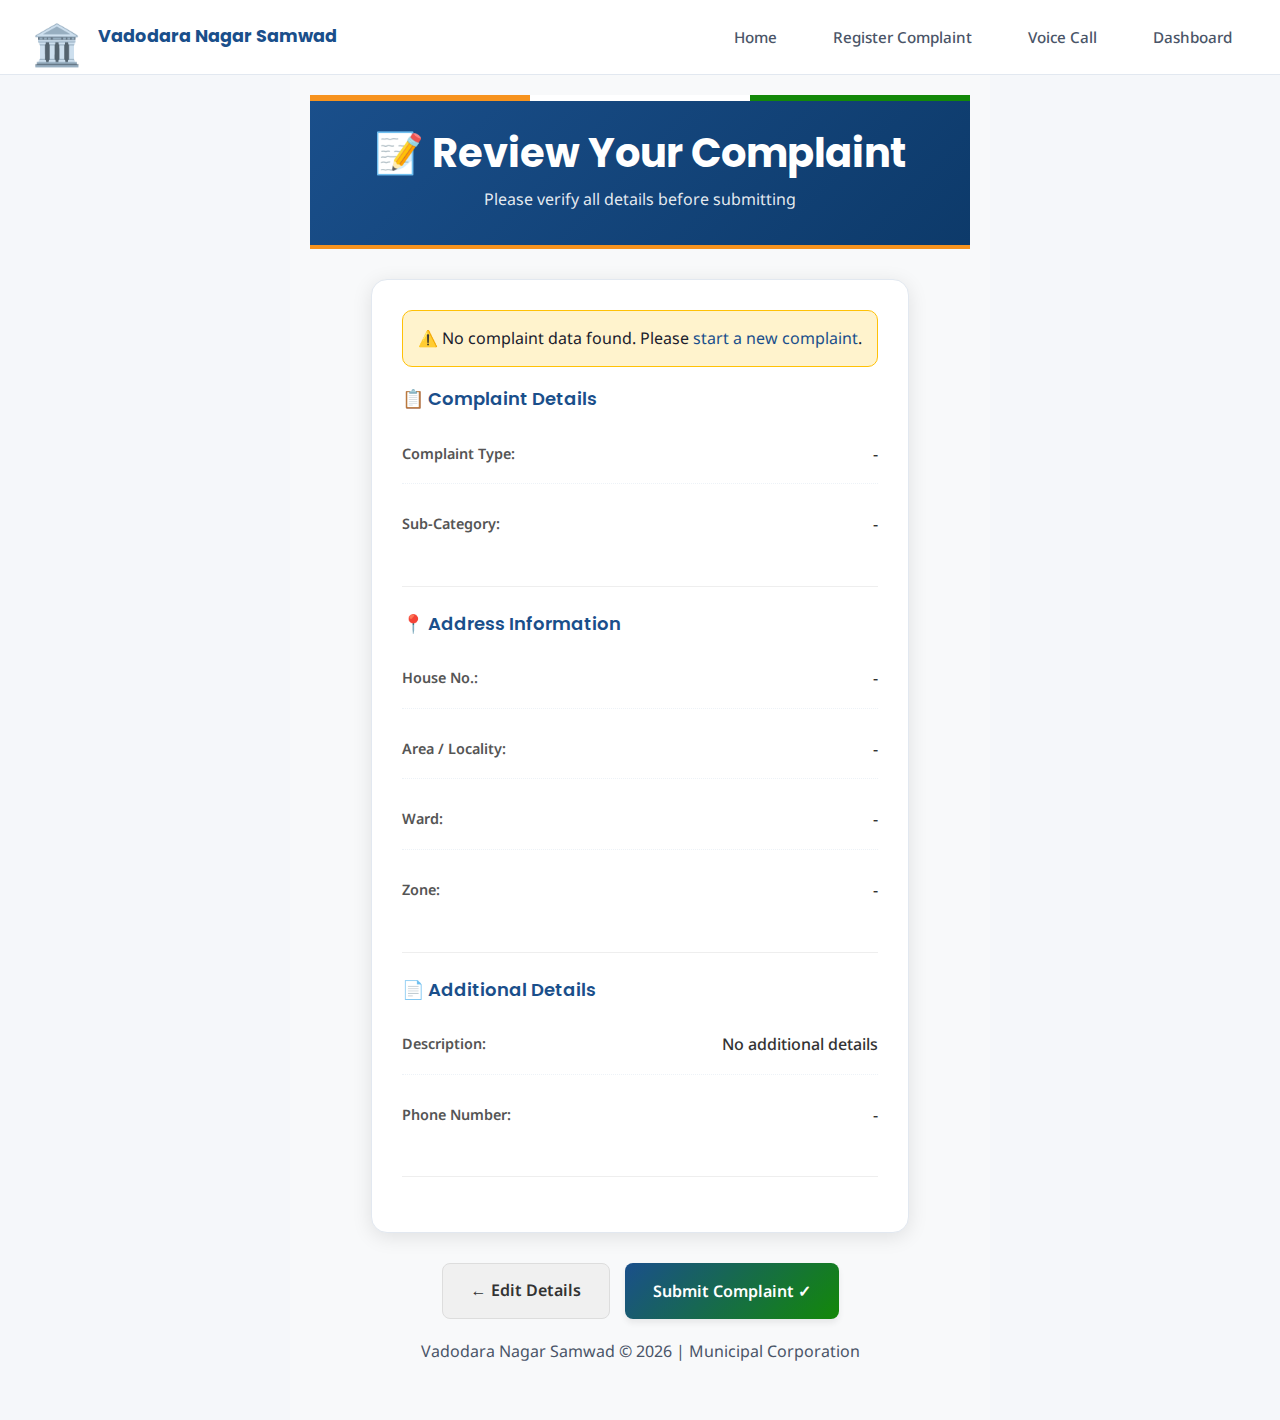
<file: AI-Smart-Call-Center/frontend/review.html>
<!DOCTYPE html>
<html lang="en">

<head>
    <meta charset="UTF-8">
    <meta name="viewport" content="width=device-width, initial-scale=1.0">
    <title>Review Complaint | Vadodara Nagar Samwad</title>
    <link rel="stylesheet" href="css/style.css">
    <link rel="stylesheet" href="css/landing.css">
    <link rel="icon"
        href="data:image/svg+xml,<svg xmlns='http://www.w3.org/2000/svg' viewBox='0 0 100 100'><text y='.9em' font-size='90'>📝</text></svg>">
    <style>
        .review-container {
            max-width: 700px;
            margin: 0 auto;
            padding: 20px;
        }

        .review-header {
            text-align: center;
            margin-bottom: 30px;
        }

        .review-header h1 {
            color: #1a4f8b;
        }

        .review-content {
            background: white;
            border-radius: 16px;
            padding: 30px;
            box-shadow: 0 4px 20px rgba(0, 0, 0, 0.1);
        }

        .review-section {
            margin-bottom: 25px;
            padding-bottom: 20px;
            border-bottom: 1px solid #eee;
        }

        .review-section:last-child {
            border-bottom: none;
        }

        .review-section h2 {
            font-size: 18px;
            color: #1a4f8b;
            margin-bottom: 15px;
        }

        .detail-group {
            display: flex;
            margin-bottom: 12px;
        }

        .detail-label {
            flex: 0 0 150px;
            font-weight: 600;
            color: #555;
        }

        .detail-value {
            flex: 1;
            color: #333;
        }

        .review-actions {
            display: flex;
            gap: 15px;
            justify-content: center;
            margin-top: 30px;
        }

        .btn {
            padding: 14px 28px;
            border-radius: 8px;
            font-size: 16px;
            cursor: pointer;
            border: none;
            transition: all 0.3s;
            text-decoration: none;
        }

        .btn-primary {
            background: linear-gradient(135deg, #1a4f8b, #138808);
            color: white;
        }

        .btn-primary:hover {
            transform: translateY(-2px);
            box-shadow: 0 4px 20px rgba(26, 79, 139, 0.4);
        }

        .btn-primary:disabled {
            background: #ccc;
            cursor: not-allowed;
            transform: none;
        }

        .btn-secondary {
            background: #f0f0f0;
            color: #333;
            border: 1px solid #ddd;
        }

        .submission-status {
            padding: 15px;
            border-radius: 10px;
            margin-top: 20px;
            text-align: center;
            display: none;
        }

        .submission-status.success {
            background: #d4edda;
            color: #155724;
        }

        .submission-status.error {
            background: #f8d7da;
            color: #721c24;
        }

        .loading {
            display: inline-block;
            width: 20px;
            height: 20px;
            border: 3px solid #fff;
            border-top-color: transparent;
            border-radius: 50%;
            animation: spin 1s linear infinite;
            margin-right: 10px;
        }

        @keyframes spin {
            to {
                transform: rotate(360deg);
            }
        }

        .toast {
            position: fixed;
            bottom: 20px;
            right: 20px;
            padding: 15px 25px;
            border-radius: 10px;
            color: white;
            z-index: 1000;
        }

        .toast.success {
            background: #28a745;
        }

        .toast.error {
            background: #dc3545;
        }

        .warning-box {
            background: #fff3cd;
            border: 1px solid #ffc107;
            padding: 15px;
            border-radius: 10px;
            margin-bottom: 20px;
        }
    </style>
</head>

<body style="background: #f5f7fa; min-height: 100vh;">
    <!-- Top Navigation -->
    <nav class="top-nav">
        <a href="index.html" class="nav-brand">
            <span class="emblem">🏛️</span>
            <div class="nav-brand-text">
                <span class="title">Vadodara Nagar Samwad</span>
            </div>
        </a>
        <div class="nav-links">
            <a href="index.html" class="nav-link">Home</a>
            <a href="complaint.html" class="nav-link">Register Complaint</a>
            <a href="call.html" class="nav-link">Voice Call</a>
            <a href="dashboard.html" class="nav-link">Dashboard</a>
        </div>
    </nav>

    <div class="review-container">
        <header class="review-header">
            <h1>📝 Review Your Complaint</h1>
            <p>Please verify all details before submitting</p>
        </header>

        <div class="review-content">
            <!-- Warning if no data -->
            <div class="warning-box" id="warningBox" style="display: none;">
                ⚠️ No complaint data found. Please <a href="complaint.html">start a new complaint</a>.
            </div>

            <div class="review-section">
                <h2>📋 Complaint Details</h2>
                <div class="detail-group">
                    <span class="detail-label">Complaint Type:</span>
                    <span class="detail-value" id="complaintType">-</span>
                </div>
                <div class="detail-group">
                    <span class="detail-label">Sub-Category:</span>
                    <span class="detail-value" id="subCategory">-</span>
                </div>
            </div>

            <div class="review-section">
                <h2>📍 Address Information</h2>
                <div class="detail-group">
                    <span class="detail-label">House No.:</span>
                    <span class="detail-value" id="houseNo">-</span>
                </div>
                <div class="detail-group">
                    <span class="detail-label">Area / Locality:</span>
                    <span class="detail-value" id="area">-</span>
                </div>
                <div class="detail-group">
                    <span class="detail-label">Ward:</span>
                    <span class="detail-value" id="ward">-</span>
                </div>
                <div class="detail-group">
                    <span class="detail-label">Zone:</span>
                    <span class="detail-value" id="zone">-</span>
                </div>
            </div>

            <div class="review-section">
                <h2>📄 Additional Details</h2>
                <div class="detail-group">
                    <span class="detail-label">Description:</span>
                    <span class="detail-value" id="description">-</span>
                </div>
                <div class="detail-group">
                    <span class="detail-label">Phone Number:</span>
                    <span class="detail-value" id="phoneNumber">-</span>
                </div>
            </div>

            <div class="submission-status" id="submissionStatus">
                <p id="statusMessage"></p>
            </div>
        </div>

        <div class="review-actions">
            <a href="address.html" class="btn btn-secondary">← Edit Details</a>
            <button id="submitButton" class="btn btn-primary">Submit Complaint ✓</button>
        </div>

        <footer style="text-align: center; padding: 20px; color: #666;">
            <p>Vadodara Nagar Samwad © 2026 | Municipal Corporation</p>
        </footer>
    </div>

    <script>
        // Load and display complaint details
        document.addEventListener('DOMContentLoaded', function () {
            console.log('[REVIEW] Loading complaint data...');

            let state = {};
            try {
                state = JSON.parse(localStorage.getItem('complaintAppState') || '{}');
                console.log('[REVIEW] State:', state);
            } catch (e) {
                console.error('[REVIEW] Error loading state:', e);
            }

            // Check if we have data
            if (!state.complaint || !state.complaint.type) {
                document.getElementById('warningBox').style.display = 'block';
            }

            // Display complaint type
            document.getElementById('complaintType').textContent = state.complaint?.type || '-';
            document.getElementById('subCategory').textContent = state.complaint?.subCategoryText || state.complaint?.subType || '-';

            // Display address
            document.getElementById('houseNo').textContent = state.address?.houseNo || '-';
            document.getElementById('area').textContent = state.address?.area || '-';
            document.getElementById('ward').textContent = state.address?.ward || '-';
            document.getElementById('zone').textContent = state.address?.zone || '-';

            // Display user details
            document.getElementById('description').textContent = state.userDetails?.description || 'No additional details';
            document.getElementById('phoneNumber').textContent = state.userDetails?.phoneNumber || '-';
        });

        // Submit button click
        document.getElementById('submitButton').addEventListener('click', async function () {
            console.log('[REVIEW] Submit clicked');

            const submitBtn = this;
            const originalText = submitBtn.innerHTML;

            // Show loading
            submitBtn.disabled = true;
            submitBtn.innerHTML = '<span class="loading"></span> Submitting...';

            // Get state
            let state = {};
            try {
                state = JSON.parse(localStorage.getItem('complaintAppState') || '{}');
            } catch (e) {
                console.error('[REVIEW] Error:', e);
            }

            // Prepare data
            const complaintData = {
                complaint_type: state.complaint?.type || 'General',
                house_no: state.address?.houseNo || '',
                area: state.address?.area || '',
                ward: state.address?.ward || '',
                zone: state.address?.zone || '',
                description: state.userDetails?.description || '',
                phone_number: state.userDetails?.phoneNumber || ''
            };

            console.log('[REVIEW] Submitting:', complaintData);

            try {
                const response = await fetch('http://localhost:5000/api/complaints', {
                    method: 'POST',
                    headers: { 'Content-Type': 'application/json' },
                    body: JSON.stringify(complaintData)
                });

                const result = await response.json();
                console.log('[REVIEW] Response:', result);

                if (result.success && result.complaint_id) {
                    // Save complaint ID to state
                    state.complaintId = result.complaint_id;
                    localStorage.setItem('complaintAppState', JSON.stringify(state));

                    // Show success
                    showStatus('success', '✓ Complaint submitted successfully! ID: ' + result.complaint_id);
                    showToast('Complaint submitted!', 'success');

                    // Navigate to success page
                    setTimeout(() => {
                        window.location.href = 'success.html';
                    }, 2000);
                } else {
                    throw new Error(result.message || 'Submission failed');
                }
            } catch (error) {
                console.error('[REVIEW] Error:', error);
                showStatus('error', '✗ Error: ' + error.message);
                showToast('Error submitting. Try again.', 'error');

                submitBtn.disabled = false;
                submitBtn.innerHTML = originalText;
            }
        });

        function showStatus(type, message) {
            const statusDiv = document.getElementById('submissionStatus');
            const statusMsg = document.getElementById('statusMessage');
            statusDiv.className = 'submission-status ' + type;
            statusMsg.textContent = message;
            statusDiv.style.display = 'block';
        }

        function showToast(message, type) {
            const existing = document.querySelector('.toast');
            if (existing) existing.remove();

            const toast = document.createElement('div');
            toast.className = 'toast ' + type;
            toast.textContent = message;
            document.body.appendChild(toast);

            setTimeout(() => {
                toast.remove();
            }, 3000);
        }
    </script>
</body>

</html>
</file>
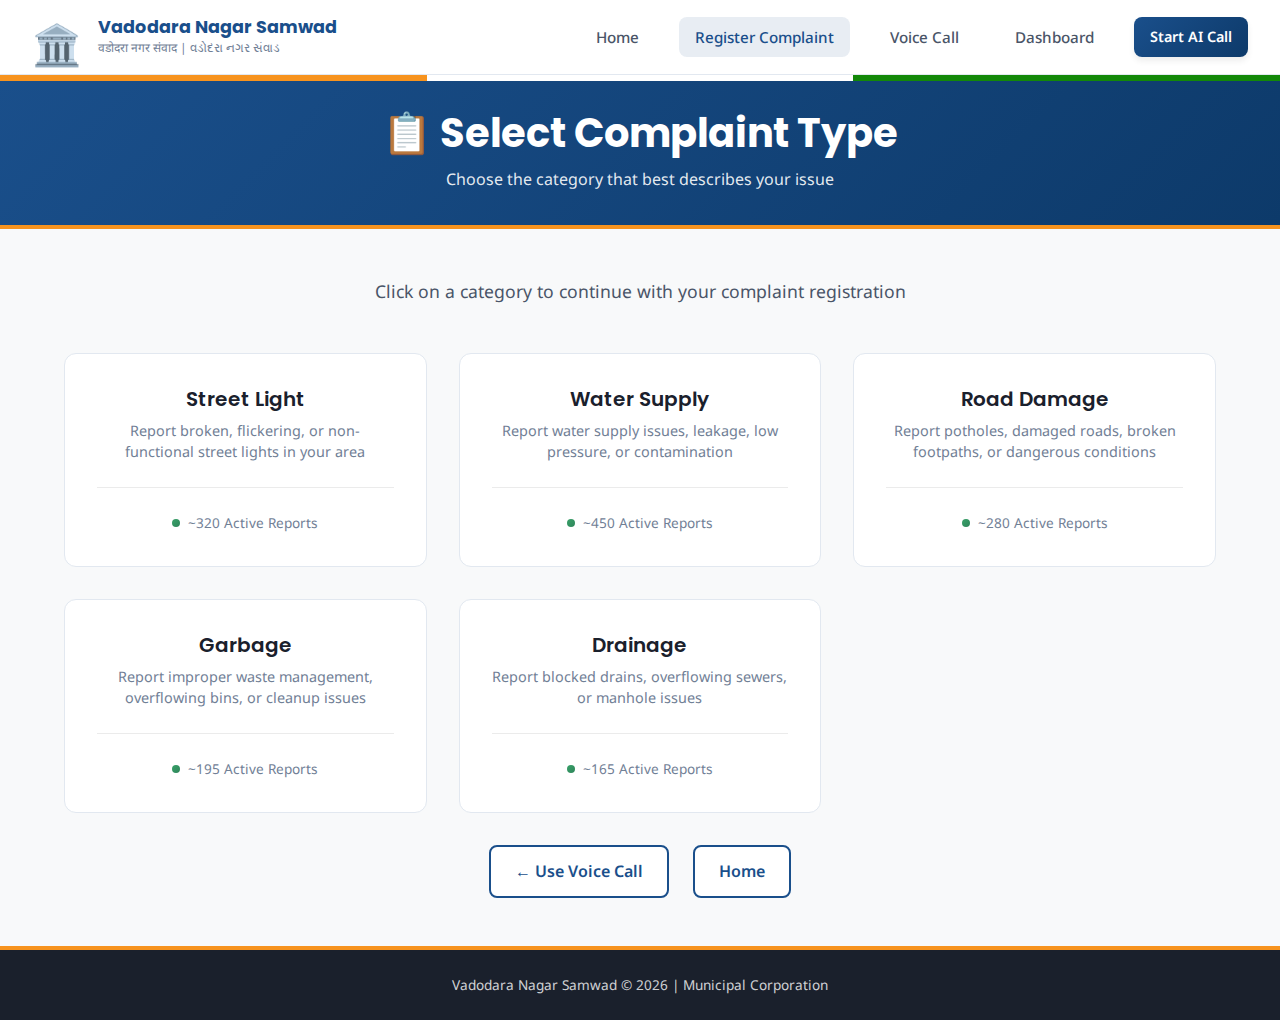
<file: AI-Smart-Call-Center/frontend/sub-category.html>
<!DOCTYPE html>
<html lang="en">

<head>
    <meta charset="UTF-8">
    <meta name="viewport" content="width=device-width, initial-scale=1.0">
    <meta name="description" content="Select specific issue type for your complaint">
    <title>Select Issue Type | Vadodara Nagar Samwad</title>
    <link rel="stylesheet" href="css/style.css">
    <link rel="stylesheet" href="css/landing.css">
    <link rel="icon"
        href="data:image/svg+xml,<svg xmlns='http://www.w3.org/2000/svg' viewBox='0 0 100 100'><text y='.9em' font-size='90'>📋</text></svg>">
    <style>
        .sub-category-container {
            max-width: 900px;
            margin: 0 auto;
            padding: var(--space-xl);
        }

        .complaint-type-header {
            text-align: center;
            padding: var(--space-lg);
            background: var(--glass-bg);
            border-radius: var(--radius-lg);
            border: 1px solid var(--glass-border);
            margin-bottom: var(--space-xl);
        }

        .complaint-type-header .icon {
            font-size: 4rem;
            margin-bottom: var(--space-sm);
        }

        .complaint-type-header h2 {
            margin: 0;
            font-size: 1.5rem;
            background: var(--primary-gradient);
            -webkit-background-clip: text;
            -webkit-text-fill-color: transparent;
            background-clip: text;
        }

        .sub-category-grid {
            display: grid;
            grid-template-columns: repeat(auto-fill, minmax(280px, 1fr));
            gap: var(--space-lg);
            margin-bottom: var(--space-xl);
        }

        .sub-category-card {
            background: var(--glass-bg);
            border: 1px solid var(--glass-border);
            border-radius: var(--radius-lg);
            padding: var(--space-lg);
            cursor: pointer;
            transition: all 0.3s ease;
            position: relative;
            overflow: hidden;
        }

        .sub-category-card::before {
            content: '';
            position: absolute;
            top: 0;
            left: 0;
            width: 100%;
            height: 4px;
            background: var(--primary-gradient);
            transform: scaleX(0);
            transform-origin: left;
            transition: transform 0.3s ease;
        }

        .sub-category-card:hover::before,
        .sub-category-card.selected::before {
            transform: scaleX(1);
        }

        .sub-category-card:hover {
            transform: translateY(-4px);
            box-shadow: 0 15px 40px rgba(102, 126, 234, 0.2);
            border-color: var(--primary);
        }

        .sub-category-card.selected {
            border-color: var(--primary);
            background: rgba(102, 126, 234, 0.1);
        }

        .sub-category-card .check-mark {
            position: absolute;
            top: var(--space-sm);
            right: var(--space-sm);
            width: 24px;
            height: 24px;
            border-radius: 50%;
            background: var(--success-gradient);
            display: none;
            align-items: center;
            justify-content: center;
            color: white;
            font-size: 0.8rem;
        }

        .sub-category-card.selected .check-mark {
            display: flex;
        }

        .sub-category-card h4 {
            margin: 0 0 var(--space-xs);
            font-size: 1rem;
            color: var(--text-primary);
        }

        .sub-category-card p {
            margin: 0;
            font-size: 0.85rem;
            color: var(--text-muted);
        }

        .language-tabs {
            display: flex;
            gap: var(--space-sm);
            justify-content: center;
            margin-bottom: var(--space-lg);
            flex-wrap: wrap;
        }

        .language-tab {
            padding: var(--space-sm) var(--space-md);
            border-radius: var(--radius-full);
            border: 1px solid var(--glass-border);
            background: var(--glass-bg);
            color: var(--text-secondary);
            cursor: pointer;
            transition: all 0.3s ease;
        }

        .language-tab:hover,
        .language-tab.active {
            background: var(--primary-gradient);
            color: rgb(242, 237, 237);
            border-color: transparent;
        }

        .ivr-question {
            background: linear-gradient(135deg, rgba(102, 126, 234, 0.1), rgba(118, 75, 162, 0.1));
            border: 1px solid rgba(102, 126, 234, 0.3);
            border-radius: var(--radius-lg);
            padding: var(--space-lg);
            margin-bottom: var(--space-xl);
            text-align: center;
        }

        .ivr-question .speaker-icon {
            font-size: 2rem;
            margin-bottom: var(--space-sm);
        }

        .ivr-question p {
            font-size: 1.1rem;
            color: var(--text-primary);
            margin: 0;
            line-height: 1.6;
        }

        .priority-badge {
            display: inline-block;
            padding: 4px 12px;
            border-radius: var(--radius-full);
            font-size: 0.75rem;
            font-weight: 600;
            text-transform: uppercase;
            margin-left: var(--space-sm);
        }

        .priority-high {
            background: rgba(255, 82, 82, 0.2);
            color: #ff5252;
        }

        .priority-medium {
            background: rgba(255, 171, 0, 0.2);
            color: #ffab00;
        }

        .priority-normal {
            background: rgba(56, 239, 125, 0.2);
            color: #38ef7d;
        }
    </style>
</head>

<body>
    <!-- Particles Container for Animation -->
    <div id="particles" class="particles-container"></div>

    <!-- Top Navigation -->
    <nav class="top-nav">
        <a href="index.html" class="nav-brand">
            <span class="emblem">🏛️</span>
            <div class="nav-brand-text">
                <span class="title">Vadodara Nagar Samwad</span>
                <span class="subtitle">वडोदरा नगर संवाद | વડોદરા નગર સંવાદ</span>
            </div>
        </a>
        <div class="nav-links">
            <a href="index.html" class="nav-link">Home</a>
            <a href="complaint.html" class="nav-link active">Register Complaint</a>
            <a href="call.html" class="nav-link">Voice Call</a>
            <a href="dashboard.html" class="nav-link">Dashboard</a>
            <a href="call.html" class="btn btn-primary" style="padding: 0.5rem 1rem; font-size: 0.9rem;">
                Start AI Call
            </a>
        </div>
    </nav>

    <div class="sub-category-container">
        <header class="complaint-header">
            <h1>📋 Describe Your Issue</h1>
            <p>Select the specific problem you are facing</p>
        </header>

        <main>
            <!-- Complaint Type Header -->
            <div class="complaint-type-header" id="typeHeader">
                <div class="icon" id="typeIcon">💡</div>
                <h2 id="typeName">Street Light</h2>
                <p id="typeNameLocal" style="color: var(--text-muted); margin-top: var(--space-xs);"></p>
            </div>

            <!-- Language Selection -->
            <div class="language-tabs">
                <button class="language-tab active" data-lang="en">English</button>
                <button class="language-tab" data-lang="hi">हिंदी</button>
                <button class="language-tab" data-lang="gu">ગુજરાતી</button>
            </div>

            <!-- IVR Question -->
            <div class="ivr-question" id="ivrQuestion">
                <div class="speaker-icon"></div>
                <p id="ivrQuestionText">Please select what type of issue you are facing with the street light.</p>
                <button id="playQuestion" class="btn btn-secondary" style="margin-top: var(--space-md);">
                    Play Audio
                </button>
            </div>

            <!-- Sub-categories Grid -->
            <div class="sub-category-grid" id="subCategoryGrid">
                <!-- Sub-categories will be loaded dynamically -->
            </div>

            <div class="navigation-buttons" style="justify-content: center; gap: var(--space-md);">
                <a href="complaint.html" class="btn btn-secondary">← Back to Categories</a>
                <button id="continueBtn" class="btn btn-primary" disabled>Continue →</button>
            </div>
        </main>

        <footer class="complaint-footer">
            <p>Vadodara Nagar Samwad © 2026 | Municipal Corporation</p>
        </footer>
    </div>

    <script src="js/config.js"></script>
    <script src="js/state.js"></script>
    <script src="js/api.js"></script>
    <script src="js/speech.js"></script>
    <script src="js/ui.js"></script>
    <script>
        // Generate floating particles
        function createParticles() {
            const container = document.getElementById('particles');
            const particleCount = 25;

            for (let i = 0; i < particleCount; i++) {
                const particle = document.createElement('div');
                particle.className = 'particle';
                particle.style.left = Math.random() * 100 + '%';
                particle.style.animationDuration = (Math.random() * 20 + 15) + 's';
                particle.style.animationDelay = Math.random() * 10 + 's';
                particle.style.width = (Math.random() * 4 + 2) + 'px';
                particle.style.height = particle.style.width;
                container.appendChild(particle);
            }
        }

        // Page state
        let currentLanguage = 'en';
        let complaintType = '';
        let selectedSubCategory = null;
        let subCategories = [];

        // Icon mapping
        const typeIcons = {
            'Street Light': '💡',
            'Water Supply': '💧',
            'Road Damage': '🛣️',
            'Garbage': '🗑️',
            'Drainage': '🚿',
            'Sanitation': '🧹',
            'Other': '📝'
        };

        // Priority sub-categories
        const highPrioritySubs = ['current_leakage', 'wire_issue', 'main_line_burst', 'manhole_open', 'drain_overflow'];
        const mediumPrioritySubs = ['pole_damaged', 'no_water', 'pothole', 'dead_animal', 'drain_blocked'];

        // Initialize page
        document.addEventListener('DOMContentLoaded', async function () {
            createParticles();

            // Get complaint type from state
            const state = getState();
            complaintType = state.complaint?.type || '';

            if (!complaintType) {
                // No complaint type selected, redirect
                window.location.href = 'complaint.html';
                return;
            }

            // Update header
            document.getElementById('typeIcon').textContent = typeIcons[complaintType] || '📋';
            document.getElementById('typeName').textContent = complaintType;

            // Load sub-categories
            await loadSubCategories();

            // Load IVR question
            await loadIVRQuestion();

            // Setup event listeners
            setupEventListeners();
        });

        async function loadSubCategories() {
            try {
                const response = await fetch(`${CONFIG.API.BASE_URL}/api/vmc/sub-categories/${encodeURIComponent(complaintType)}?language=${currentLanguage}`);
                const data = await response.json();

                if (data.success && data.sub_categories) {
                    subCategories = data.sub_categories;
                    renderSubCategories();
                }
            } catch (error) {
                console.error('Error loading sub-categories:', error);
                // Fallback to default sub-categories
                loadDefaultSubCategories();
            }
        }

        function loadDefaultSubCategories() {
            // Fallback sub-categories
            const fallbackSubs = {
                'Street Light': [
                    { id: 'light_off', text: 'Light is not working / Off' },
                    { id: 'pole_damaged', text: 'Pole is damaged / Tilted' },
                    { id: 'current_leakage', text: 'Current leakage / Electric shock hazard' },
                    { id: 'flickering', text: 'Light is flickering' },
                    { id: 'dim_light', text: 'Light is dim / Low brightness' },
                    { id: 'wire_issue', text: 'Wire hanging / Exposed wire' }
                ],
                'Water Supply': [
                    { id: 'no_water', text: 'No water supply' },
                    { id: 'low_pressure', text: 'Low water pressure' },
                    { id: 'dirty_water', text: 'Dirty / Contaminated water' },
                    { id: 'pipe_leakage', text: 'Pipe leakage' },
                    { id: 'main_line_burst', text: 'Main water line burst' },
                    { id: 'irregular_supply', text: 'Irregular water supply timing' }
                ],
                'Road Damage': [
                    { id: 'pothole', text: 'Pothole on road' },
                    { id: 'road_broken', text: 'Road surface broken / Damaged' },
                    { id: 'waterlogging', text: 'Water logging on road' },
                    { id: 'footpath_damaged', text: 'Footpath / Sidewalk damaged' },
                    { id: 'divider_damaged', text: 'Road divider damaged' },
                    { id: 'speed_breaker', text: 'Speed breaker issue' }
                ],
                'Garbage': [
                    { id: 'not_collected', text: 'Garbage not collected' },
                    { id: 'overflowing_bin', text: 'Overflowing garbage bin' },
                    { id: 'illegal_dumping', text: 'Illegal garbage dumping' },
                    { id: 'no_dustbin', text: 'No dustbin in area' },
                    { id: 'dead_animal', text: 'Dead animal on road' },
                    { id: 'construction_waste', text: 'Construction waste / Debris' }
                ],
                'Drainage': [
                    { id: 'drain_blocked', text: 'Drain is blocked' },
                    { id: 'drain_overflow', text: 'Drain overflowing' },
                    { id: 'no_drain', text: 'No drainage system' },
                    { id: 'bad_smell', text: 'Bad smell from drain' },
                    { id: 'manhole_open', text: 'Manhole cover missing / Open' }
                ],
                'Sanitation': [
                    { id: 'public_toilet', text: 'Public toilet cleaning required' },
                    { id: 'open_defecation', text: 'Open defecation issue' },
                    { id: 'mosquito_breeding', text: 'Mosquito breeding / Stagnant water' },
                    { id: 'public_place_dirty', text: 'Public place is dirty' },
                    { id: 'urination_spot', text: 'Public urination spot' }
                ],
                'Other': [
                    { id: 'tree_fallen', text: 'Tree fallen / Dangerous tree' },
                    { id: 'mosquito', text: 'Mosquito breeding' },
                    { id: 'stray_animals', text: 'Stray animal nuisance' },
                    { id: 'encroachment', text: 'Illegal encroachment' },
                    { id: 'general', text: 'Other / General complaint' }
                ]
            };

            subCategories = fallbackSubs[complaintType] || [];
            renderSubCategories();
        }

        function renderSubCategories() {
            const grid = document.getElementById('subCategoryGrid');
            grid.innerHTML = '';

            subCategories.forEach(sub => {
                const card = document.createElement('div');
                card.className = 'sub-category-card';
                card.dataset.id = sub.id;

                // Determine priority
                let priorityBadge = '';
                if (highPrioritySubs.includes(sub.id)) {
                    priorityBadge = '<span class="priority-badge priority-high">Urgent</span>';
                } else if (mediumPrioritySubs.includes(sub.id)) {
                    priorityBadge = '<span class="priority-badge priority-medium">Priority</span>';
                }

                card.innerHTML = `
                    <div class="check-mark">✓</div>
                    <h4>${sub.text}${priorityBadge}</h4>
                    <p>Click to select this issue type</p>
                `;

                card.addEventListener('click', () => selectSubCategory(sub.id, card));
                grid.appendChild(card);
            });
        }

        async function loadIVRQuestion() {
            try {
                const response = await fetch(`${CONFIG.API.BASE_URL}/api/vmc/ivr-question`, {
                    method: 'POST',
                    headers: { 'Content-Type': 'application/json' },
                    body: JSON.stringify({
                        complaint_type: complaintType,
                        question_type: 'initial',
                        language: currentLanguage
                    })
                });
                const data = await response.json();

                if (data.success && data.question) {
                    document.getElementById('ivrQuestionText').textContent = data.question;
                }
            } catch (error) {
                console.error('Error loading IVR question:', error);
            }
        }

        function selectSubCategory(subId, cardElement) {
            // Deselect previous
            document.querySelectorAll('.sub-category-card').forEach(c => c.classList.remove('selected'));

            // Select current
            cardElement.classList.add('selected');
            selectedSubCategory = subId;

            // Enable continue button
            document.getElementById('continueBtn').disabled = false;

            // Show toast
            showToast(`Selected: ${subCategories.find(s => s.id === subId)?.text || subId}`, 'success');
        }

        function setupEventListeners() {
            // Language tabs
            document.querySelectorAll('.language-tab').forEach(tab => {
                tab.addEventListener('click', async function () {
                    document.querySelectorAll('.language-tab').forEach(t => t.classList.remove('active'));
                    this.classList.add('active');
                    currentLanguage = this.dataset.lang;

                    // Reload sub-categories and IVR question
                    await loadSubCategories();
                    await loadIVRQuestion();

                    // Update local name
                    updateLocalName();
                });
            });

            // Play question button
            document.getElementById('playQuestion').addEventListener('click', async function () {
                const questionText = document.getElementById('ivrQuestionText').textContent;

                // Use browser TTS or API
                if (typeof speak === 'function') {
                    speak(questionText, currentLanguage);
                } else {
                    // Fallback to API
                    try {
                        const response = await fetch(`${CONFIG.API.BASE_URL}/api/tts/generate`, {
                            method: 'POST',
                            headers: { 'Content-Type': 'application/json' },
                            body: JSON.stringify({
                                text: questionText,
                                language: currentLanguage
                            })
                        });
                        const data = await response.json();
                        if (data.audio_url) {
                            const audio = new Audio(`http://localhost:5000${data.audio_url}`);
                            audio.play();
                        }
                    } catch (error) {
                        console.error('Error playing audio:', error);
                    }
                }
            });

            // Continue button
            document.getElementById('continueBtn').addEventListener('click', function () {
                if (!selectedSubCategory) {
                    showToast('Please select an issue type', 'error');
                    return;
                }

                // Save to state
                setState({
                    complaint: {
                        type: complaintType,
                        subCategory: selectedSubCategory,
                        subCategoryText: subCategories.find(s => s.id === selectedSubCategory)?.text || ''
                    },
                    currentStep: 'address'
                });

                // Navigate to address page
                window.location.href = 'address.html';
            });
        }

        function updateLocalName() {
            const localNames = {
                'Street Light': { hi: 'स्ट्रीट लाइट', gu: 'સ્ટ્રીટ લાઇટ' },
                'Water Supply': { hi: 'पानी की आपूर्ति', gu: 'પાણી પુરવઠો' },
                'Road Damage': { hi: 'सड़क क्षति', gu: 'રસ્તાનું નુકસાન' },
                'Garbage': { hi: 'कचरा', gu: 'કચરો' },
                'Drainage': { hi: 'नाली', gu: 'ડ્રેનેજ' }
            };

            const localName = localNames[complaintType]?.[currentLanguage] || '';
            document.getElementById('typeNameLocal').textContent = localName;
        }

        // Toast notification
        function showToast(message, type = 'info') {
            const existingToast = document.querySelector('.toast');
            if (existingToast) existingToast.remove();

            const toast = document.createElement('div');
            toast.className = `toast ${type}`;
            toast.innerHTML = `<span>${type === 'success' ? '✓' : type === 'error' ? '✗' : 'ℹ️'}</span> ${message}`;
            document.body.appendChild(toast);

            setTimeout(() => {
                toast.style.opacity = '0';
                toast.style.transform = 'translateX(100px)';
                setTimeout(() => toast.remove(), 300);
            }, 3000);
        }
    </script>
</body>

</html>
</file>
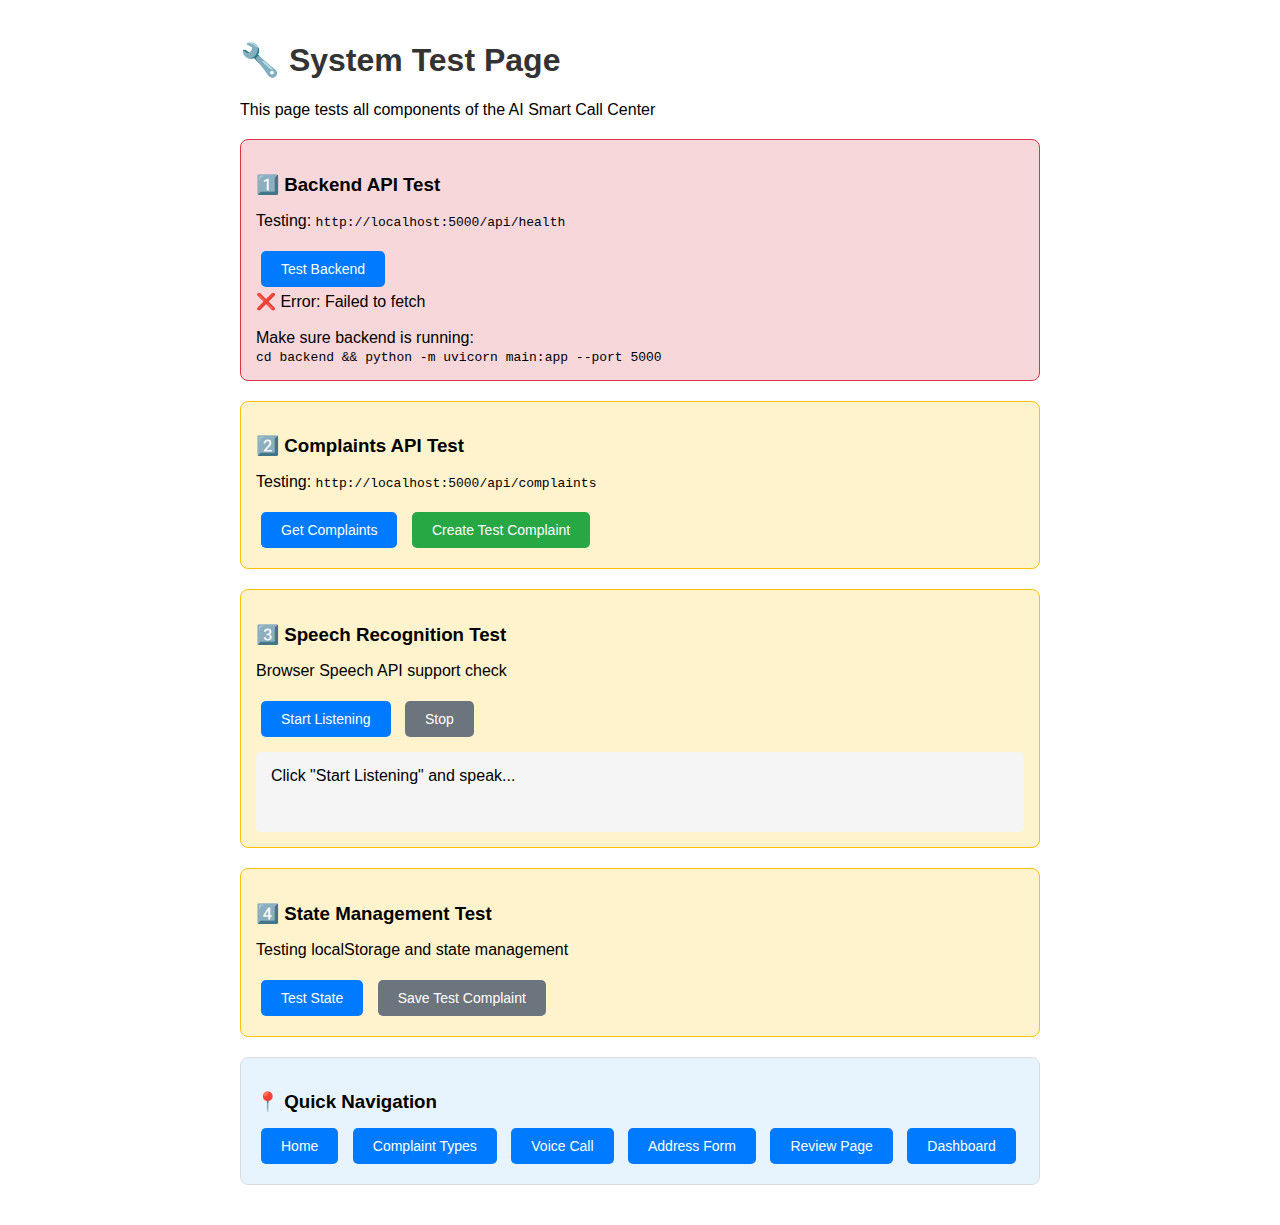
<file: AI-Smart-Call-Center/frontend/test.html>
<!DOCTYPE html>
<html lang="en">

<head>
    <meta charset="UTF-8">
    <meta name="viewport" content="width=device-width, initial-scale=1.0">
    <title>System Test Page</title>
    <style>
        body {
            font-family: Arial, sans-serif;
            padding: 20px;
            max-width: 800px;
            margin: 0 auto;
        }

        .test-section {
            margin: 20px 0;
            padding: 15px;
            border: 1px solid #ddd;
            border-radius: 8px;
        }

        .success {
            background: #d4edda;
            border-color: #28a745;
        }

        .error {
            background: #f8d7da;
            border-color: #dc3545;
        }

        .pending {
            background: #fff3cd;
            border-color: #ffc107;
        }

        h1 {
            color: #333;
        }

        h3 {
            margin-bottom: 10px;
        }

        button {
            padding: 10px 20px;
            margin: 5px;
            cursor: pointer;
            font-size: 14px;
            border-radius: 5px;
            border: none;
        }

        button.primary {
            background: #007bff;
            color: white;
        }

        button.secondary {
            background: #6c757d;
            color: white;
        }

        button.success {
            background: #28a745;
            color: white;
        }

        #speechResult {
            padding: 15px;
            background: #f5f5f5;
            min-height: 50px;
            border-radius: 5px;
            margin-top: 10px;
        }

        .status {
            font-weight: bold;
            display: inline-block;
            padding: 5px 10px;
            border-radius: 4px;
        }
    </style>
</head>

<body>
    <h1>🔧 System Test Page</h1>
    <p>This page tests all components of the AI Smart Call Center</p>

    <!-- Backend Test -->
    <div class="test-section pending" id="backendTest">
        <h3>1️⃣ Backend API Test</h3>
        <p>Testing: <code>http://localhost:5000/api/health</code></p>
        <button class="primary" onclick="testBackend()">Test Backend</button>
        <div id="backendResult"></div>
    </div>

    <!-- Complaints API Test -->
    <div class="test-section pending" id="complaintsTest">
        <h3>2️⃣ Complaints API Test</h3>
        <p>Testing: <code>http://localhost:5000/api/complaints</code></p>
        <button class="primary" onclick="testComplaints()">Get Complaints</button>
        <button class="success" onclick="testCreateComplaint()">Create Test Complaint</button>
        <div id="complaintsResult"></div>
    </div>

    <!-- Speech Recognition Test -->
    <div class="test-section pending" id="speechTest">
        <h3>3️⃣ Speech Recognition Test</h3>
        <p>Browser Speech API support check</p>
        <button class="primary" onclick="testSpeech()">Start Listening</button>
        <button class="secondary" onclick="stopSpeech()">Stop</button>
        <div id="speechResult">Click "Start Listening" and speak...</div>
        <div id="speechStatus"></div>
    </div>

    <!-- State Management Test -->
    <div class="test-section pending" id="stateTest">
        <h3>4️⃣ State Management Test</h3>
        <p>Testing localStorage and state management</p>
        <button class="primary" onclick="testState()">Test State</button>
        <button class="secondary" onclick="saveTestState()">Save Test Complaint</button>
        <div id="stateResult"></div>
    </div>

    <!-- Navigation Links -->
    <div class="test-section" style="background: #e8f4fd;">
        <h3>📍 Quick Navigation</h3>
        <a href="index.html"><button class="primary">Home</button></a>
        <a href="complaint.html"><button class="primary">Complaint Types</button></a>
        <a href="call.html"><button class="primary">Voice Call</button></a>
        <a href="address.html"><button class="primary">Address Form</button></a>
        <a href="review.html"><button class="primary">Review Page</button></a>
        <a href="dashboard.html"><button class="primary">Dashboard</button></a>
    </div>

    <script>
        // ========== BACKEND TEST ==========
        async function testBackend() {
            const section = document.getElementById('backendTest');
            const result = document.getElementById('backendResult');
            result.innerHTML = '⏳ Testing...';

            try {
                const response = await fetch('http://localhost:5000/api/health');
                const data = await response.json();
                result.innerHTML = `<pre>${JSON.stringify(data, null, 2)}</pre>`;
                section.className = 'test-section success';
            } catch (error) {
                result.innerHTML = `❌ Error: ${error.message}<br><br>Make sure backend is running:<br><code>cd backend && python -m uvicorn main:app --port 5000</code>`;
                section.className = 'test-section error';
            }
        }

        // ========== COMPLAINTS TEST ==========
        async function testComplaints() {
            const section = document.getElementById('complaintsTest');
            const result = document.getElementById('complaintsResult');
            result.innerHTML = '⏳ Fetching complaints...';

            try {
                const response = await fetch('http://localhost:5000/api/complaints');
                const data = await response.json();
                result.innerHTML = `<pre>${JSON.stringify(data, null, 2)}</pre>`;
                section.className = 'test-section success';
            } catch (error) {
                result.innerHTML = `❌ Error: ${error.message}`;
                section.className = 'test-section error';
            }
        }

        async function testCreateComplaint() {
            const section = document.getElementById('complaintsTest');
            const result = document.getElementById('complaintsResult');
            result.innerHTML = '⏳ Creating test complaint...';

            try {
                const response = await fetch('http://localhost:5000/api/complaints', {
                    method: 'POST',
                    headers: { 'Content-Type': 'application/json' },
                    body: JSON.stringify({
                        complaint_type: 'Street Light',
                        house_no: '123',
                        area: 'Test Area',
                        ward: 'Ward 1',
                        zone: 'Central',
                        description: 'Test complaint from test page',
                        phone_number: '9876543210'
                    })
                });
                const data = await response.json();
                result.innerHTML = `✅ Created!<pre>${JSON.stringify(data, null, 2)}</pre>`;
                section.className = 'test-section success';
            } catch (error) {
                result.innerHTML = `❌ Error: ${error.message}`;
                section.className = 'test-section error';
            }
        }

        // ========== SPEECH RECOGNITION TEST ==========
        let recognition = null;

        function testSpeech() {
            const section = document.getElementById('speechTest');
            const result = document.getElementById('speechResult');
            const status = document.getElementById('speechStatus');

            // Check browser support
            const SpeechRecognition = window.SpeechRecognition || window.webkitSpeechRecognition;

            if (!SpeechRecognition) {
                result.innerHTML = '❌ Speech Recognition is NOT supported in this browser. Use Chrome or Edge!';
                status.innerHTML = '<span class="status" style="background: #dc3545; color: white;">NOT SUPPORTED</span>';
                section.className = 'test-section error';
                return;
            }

            status.innerHTML = '<span class="status" style="background: #28a745; color: white;">SUPPORTED ✓</span>';

            try {
                recognition = new SpeechRecognition();
                recognition.continuous = true;
                recognition.interimResults = true;
                recognition.lang = 'en-US';

                recognition.onstart = () => {
                    result.innerHTML = '🎤 <strong>LISTENING...</strong> Speak now!';
                    section.className = 'test-section success';
                };

                recognition.onresult = (event) => {
                    let transcript = '';
                    for (let i = event.resultIndex; i < event.results.length; i++) {
                        transcript += event.results[i][0].transcript;
                    }
                    result.innerHTML = '🎤 <strong>Heard:</strong> ' + transcript;
                };

                recognition.onerror = (event) => {
                    result.innerHTML = '❌ Error: ' + event.error + '<br><br>If "not-allowed", click the microphone icon in the address bar and allow access.';
                    section.className = 'test-section error';
                };

                recognition.onend = () => {
                    result.innerHTML += '<br><br>⏹️ Stopped';
                };

                recognition.start();

            } catch (error) {
                result.innerHTML = '❌ Error: ' + error.message;
                section.className = 'test-section error';
            }
        }

        function stopSpeech() {
            if (recognition) {
                recognition.stop();
                recognition = null;
            }
        }

        // ========== STATE TEST ==========
        function testState() {
            const section = document.getElementById('stateTest');
            const result = document.getElementById('stateResult');

            try {
                // Test localStorage
                localStorage.setItem('testKey', 'testValue');
                const testVal = localStorage.getItem('testKey');
                localStorage.removeItem('testKey');

                // Get current state
                const state = localStorage.getItem('complaintAppState');

                let output = '✅ localStorage is working!<br><br>';
                output += '<strong>Current App State:</strong><br>';
                output += `<pre>${state ? JSON.stringify(JSON.parse(state), null, 2) : 'No state saved'}</pre>`;

                result.innerHTML = output;
                section.className = 'test-section success';
            } catch (error) {
                result.innerHTML = '❌ Error: ' + error.message;
                section.className = 'test-section error';
            }
        }

        function saveTestState() {
            const result = document.getElementById('stateResult');

            const testState = {
                currentStep: 'review',
                language: 'en-US',
                complaint: {
                    type: 'Street Light',
                    subType: 'light_off'
                },
                address: {
                    houseNo: '123',
                    area: 'Test Area',
                    ward: 'Ward 1',
                    zone: 'Central'
                },
                userDetails: {
                    phoneNumber: '9876543210',
                    description: 'Test complaint - light not working'
                }
            };

            localStorage.setItem('complaintAppState', JSON.stringify(testState));
            result.innerHTML = '✅ Test state saved! Now go to <a href="review.html">Review Page</a> to test submission.';
        }

        // Run backend test on page load
        testBackend();
    </script>
</body>

</html>
</file>
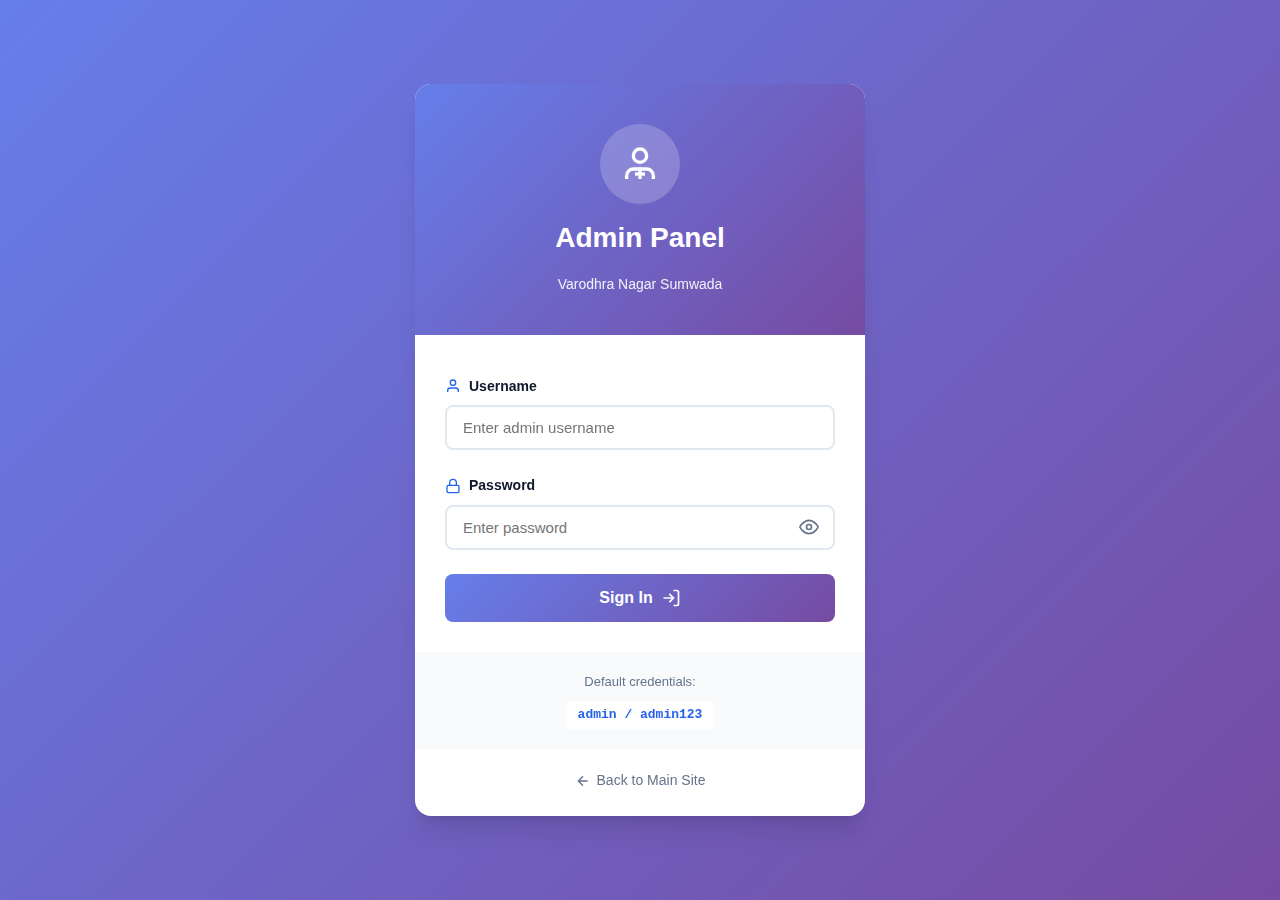
<file: AI-Smart-Call-Center/frontend/admin/complaint-detail.html>
<!DOCTYPE html>
<html lang="en">

<head>
    <meta charset="UTF-8">
    <meta name="viewport" content="width=device-width, initial-scale=1.0">
    <title>Complaint Details - Admin Panel</title>
    <link rel="stylesheet" href="css/admin.css">
</head>

<body class="admin-dashboard">
    <!-- Admin Navigation -->
    <nav class="admin-nav">
        <div class="nav-container">
            <div class="nav-brand">
                <svg width="32" height="32" viewBox="0 0 24 24" fill="none" stroke="currentColor" stroke-width="2">
                    <path d="M3 9l9-7 9 7v11a2 2 0 0 1-2 2H5a2 2 0 0 1-2-2z"></path>
                </svg>
                <span>Admin Panel</span>
            </div>
            <div class="nav-actions">
                <div class="admin-user">
                    <svg width="20" height="20" viewBox="0 0 24 24" fill="none" stroke="currentColor" stroke-width="2">
                        <path d="M20 21v-2a4 4 0 0 0-4-4H8a4 4 0 0 0-4 4v2"></path>
                        <circle cx="12" cy="7" r="4"></circle>
                    </svg>
                    <span id="adminUsername">Admin</span>
                </div>
                <button class="btn-logout" id="logoutBtn">
                    <svg width="20" height="20" viewBox="0 0 24 24" fill="none" stroke="currentColor" stroke-width="2">
                        <path d="M9 21H5a2 2 0 0 1-2-2V5a2 2 0 0 1 2-2h4"></path>
                        <polyline points="16 17 21 12 16 7"></polyline>
                        <line x1="21" y1="12" x2="9" y2="12"></line>
                    </svg>
                    Logout
                </button>
            </div>
        </div>
    </nav>

    <div class="admin-container">
        <!-- Sidebar -->
        <aside class="admin-sidebar">
            <div class="sidebar-menu">
                <a href="index.html" class="menu-item">
                    <svg width="20" height="20" viewBox="0 0 24 24" fill="none" stroke="currentColor" stroke-width="2">
                        <path d="M3 9l9-7 9 7v11a2 2 0 0 1-2 2H5a2 2 0 0 1-2-2z"></path>
                    </svg>
                    <span>Dashboard</span>
                </a>
                <a href="../index.html" class="menu-item">
                    <svg width="20" height="20" viewBox="0 0 24 24" fill="none" stroke="currentColor" stroke-width="2">
                        <circle cx="12" cy="12" r="10"></circle>
                        <polyline points="12 6 12 12 16 14"></polyline>
                    </svg>
                    <span>Main Site</span>
                </a>
            </div>
        </aside>

        <!-- Main Content -->
        <main class="admin-main">
            <div class="detail-header">
                <a href="index.html" class="back-link">
                    <svg width="20" height="20" viewBox="0 0 24 24" fill="none" stroke="currentColor" stroke-width="2">
                        <path d="M19 12H5M12 19l-7-7 7-7"></path>
                    </svg>
                    Back to Dashboard
                </a>
                <h1>Complaint Details</h1>
            </div>

            <div id="loadingState" class="loading-container">
                <div class="loading-spinner"></div>
                <p>Loading complaint details...</p>
            </div>

            <div id="detailContent" style="display: none;">
                <!-- Complaint Info Card -->
                <div class="detail-card">
                    <div class="card-header">
                        <h2>Basic Information</h2>
                        <div class="status-badge" id="statusBadge">Pending</div>
                    </div>
                    <div class="card-body">
                        <div class="info-grid">
                            <div class="info-item">
                                <label>Complaint ID</label>
                                <span id="complaintId" class="info-value">-</span>
                            </div>
                            <div class="info-item">
                                <label>Category</label>
                                <span id="category" class="info-value">-</span>
                            </div>
                            <div class="info-item">
                                <label>Sub-Category</label>
                                <span id="subCategory" class="info-value">-</span>
                            </div>
                            <div class="info-item">
                                <label>Priority</label>
                                <span id="priority" class="info-value priority-badge">-</span>
                            </div>
                            <div class="info-item">
                                <label>Created Date</label>
                                <span id="createdDate" class="info-value">-</span>
                            </div>
                            <div class="info-item">
                                <label>Last Updated</label>
                                <span id="updatedDate" class="info-value">-</span>
                            </div>
                        </div>
                    </div>
                </div>

                <!-- Citizen Information -->
                <div class="detail-card">
                    <div class="card-header">
                        <h2>Citizen Information</h2>
                    </div>
                    <div class="card-body">
                        <div class="info-grid">
                            <div class="info-item">
                                <label>Name</label>
                                <span id="citizenName" class="info-value">-</span>
                            </div>
                            <div class="info-item">
                                <label>Phone Number</label>
                                <span id="phoneNumber" class="info-value">-</span>
                            </div>
                            <div class="info-item full-width">
                                <label>Email</label>
                                <span id="email" class="info-value">-</span>
                            </div>
                        </div>
                    </div>
                </div>

                <!-- Location Information -->
                <div class="detail-card">
                    <div class="card-header">
                        <h2>Location Information</h2>
                    </div>
                    <div class="card-body">
                        <div class="info-grid">
                            <div class="info-item">
                                <label>Ward</label>
                                <span id="ward" class="info-value">-</span>
                            </div>
                            <div class="info-item">
                                <label>Zone</label>
                                <span id="zone" class="info-value">-</span>
                            </div>
                            <div class="info-item full-width">
                                <label>Address</label>
                                <span id="address" class="info-value">-</span>
                            </div>
                            <div class="info-item">
                                <label>Landmark</label>
                                <span id="landmark" class="info-value">-</span>
                            </div>
                            <div class="info-item">
                                <label>Area</label>
                                <span id="area" class="info-value">-</span>
                            </div>
                        </div>
                    </div>
                </div>

                <!-- Complaint Description -->
                <div class="detail-card">
                    <div class="card-header">
                        <h2>Complaint Description</h2>
                    </div>
                    <div class="card-body">
                        <p id="description" class="description-text">-</p>
                    </div>
                </div>

                <!-- Status Update Section -->
                <div class="detail-card">
                    <div class="card-header">
                        <h2>Update Status</h2>
                    </div>
                    <div class="card-body">
                        <form id="statusUpdateForm" class="status-update-form">
                            <div class="form-row">
                                <div class="form-group">
                                    <label for="newStatus">Change Status</label>
                                    <select id="newStatus" class="form-control" required>
                                        <option value="">Select status...</option>
                                        <option value="pending">Pending</option>
                                        <option value="in_progress">In Progress</option>
                                        <option value="resolved">Resolved</option>
                                        <option value="rejected">Rejected</option>
                                    </select>
                                </div>
                            </div>
                            <div class="form-group">
                                <label for="updateNote">Update Note</label>
                                <textarea id="updateNote" class="form-control" rows="3"
                                    placeholder="Enter update details or notes..." required></textarea>
                            </div>
                            <button type="submit" class="btn-primary">
                                <svg width="20" height="20" viewBox="0 0 24 24" fill="none" stroke="currentColor"
                                    stroke-width="2">
                                    <path d="M19 21H5a2 2 0 0 1-2-2V5a2 2 0 0 1 2-2h11l5 5v11a2 2 0 0 1-2 2z"></path>
                                    <polyline points="17 21 17 13 7 13 7 21"></polyline>
                                    <polyline points="7 3 7 8 15 8"></polyline>
                                </svg>
                                Save Update
                            </button>
                        </form>
                    </div>
                </div>

                <!-- Update History -->
                <div class="detail-card">
                    <div class="card-header">
                        <h2>Update History</h2>
                        <span class="update-count" id="updateCount">0 updates</span>
                    </div>
                    <div class="card-body">
                        <div id="updateHistory" class="timeline">
                            <!-- Timeline items will be inserted here -->
                        </div>
                        <div id="noUpdates" class="no-updates" style="display: none;">
                            <svg width="48" height="48" viewBox="0 0 24 24" fill="none" stroke="currentColor"
                                stroke-width="2">
                                <circle cx="12" cy="12" r="10"></circle>
                                <line x1="12" y1="8" x2="12" y2="12"></line>
                                <line x1="12" y1="16" x2="12.01" y2="16"></line>
                            </svg>
                            <p>No updates recorded yet</p>
                        </div>
                    </div>
                </div>
            </div>

            <div id="errorState" class="error-state" style="display: none;">
                <svg width="64" height="64" viewBox="0 0 24 24" fill="none" stroke="currentColor" stroke-width="2">
                    <circle cx="12" cy="12" r="10"></circle>
                    <line x1="12" y1="8" x2="12" y2="12"></line>
                    <line x1="12" y1="16" x2="12.01" y2="16"></line>
                </svg>
                <h3>Error Loading Complaint</h3>
                <p id="errorMessage">Could not load complaint details</p>
                <a href="index.html" class="btn-primary">Back to Dashboard</a>
            </div>
        </main>
    </div>

    <script src="js/auth.js"></script>
    <script src="js/complaint-detail.js"></script>
</body>

</html>
</file>
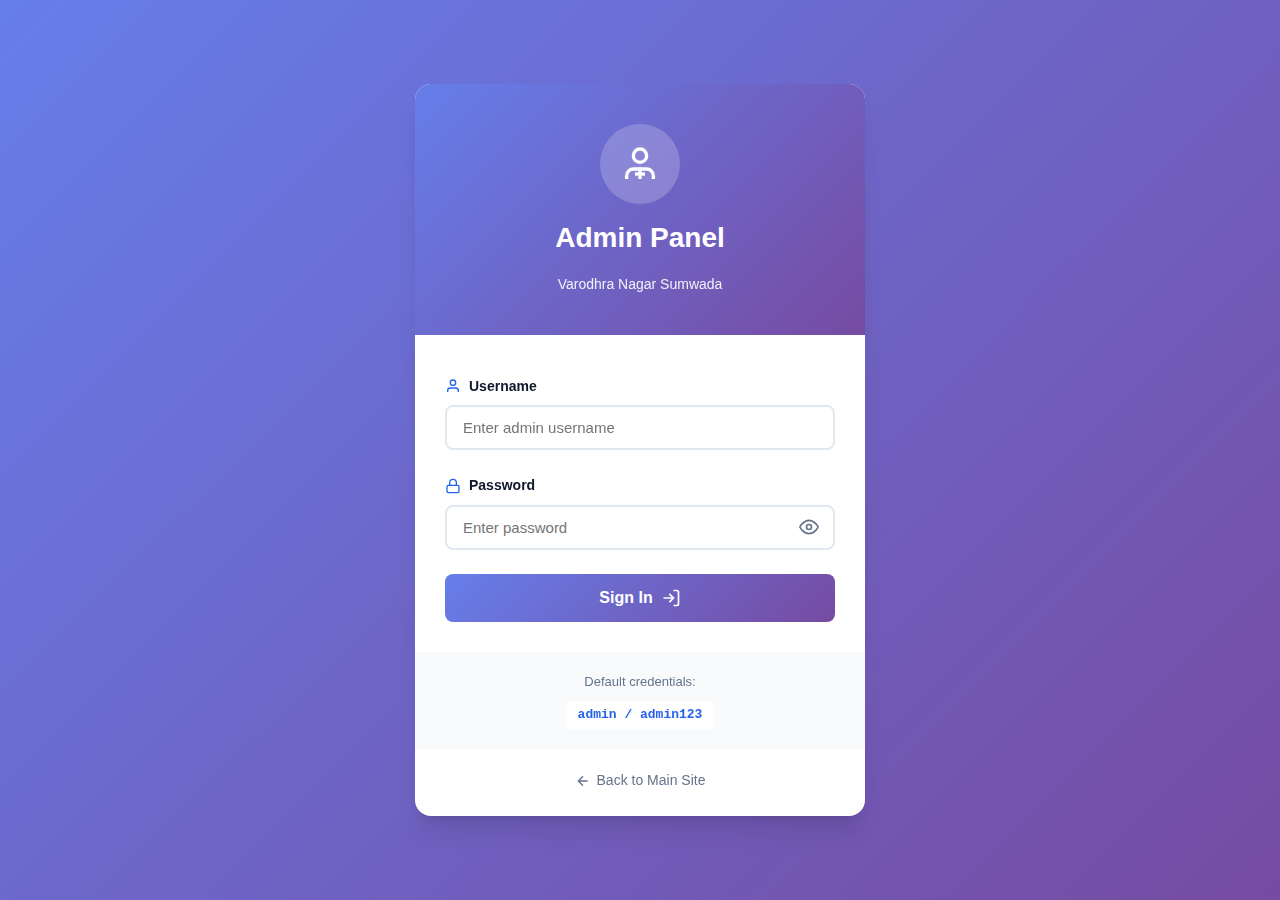
<file: AI-Smart-Call-Center/frontend/admin/login.html>
<!DOCTYPE html>
<html lang="en">

<head>
    <meta charset="UTF-8">
    <meta name="viewport" content="width=device-width, initial-scale=1.0">
    <title>Admin Login - Varodhra Nagar Sumwada</title>
    <link rel="stylesheet" href="css/admin.css">
    <style>
        /* Animated background particles */
        .particles {
            position: fixed;
            top: 0;
            left: 0;
            width: 100%;
            height: 100%;
            overflow: hidden;
            z-index: 0;
            pointer-events: none;
        }

        .particle {
            position: absolute;
            width: 4px;
            height: 4px;
            background: rgba(255, 255, 255, 0.5);
            border-radius: 50%;
            animation: float 15s infinite;
        }

        @keyframes float {

            0%,
            100% {
                transform: translateY(0) translateX(0);
                opacity: 0;
            }

            10% {
                opacity: 1;
            }

            90% {
                opacity: 1;
            }

            100% {
                transform: translateY(-100vh) translateX(100px);
                opacity: 0;
            }
        }

        .login-container {
            position: relative;
            z-index: 1;
        }

        /* Enhanced card animation */
        @keyframes slideUpEnhanced {
            from {
                opacity: 0;
                transform: translateY(50px) scale(0.95);
            }

            to {
                opacity: 1;
                transform: translateY(0) scale(1);
            }
        }

        .login-card {
            animation: slideUpEnhanced 0.6s cubic-bezier(0.34, 1.56, 0.64, 1);
        }

        /* Input focus glow effect */
        .form-group input:focus {
            box-shadow: 0 0 0 3px rgba(102, 126, 234, 0.25),
                0 0 20px rgba(102, 126, 234, 0.15);
        }

        /* Button ripple effect */
        .btn-login {
            position: relative;
            overflow: hidden;
        }

        .btn-login::before {
            content: '';
            position: absolute;
            top: 50%;
            left: 50%;
            width: 0;
            height: 0;
            border-radius: 50%;
            background: rgba(255, 255, 255, 0.3);
            transform: translate(-50%, -50%);
            transition: width 0.6s, height 0.6s;
        }

        .btn-login:active::before {
            width: 300px;
            height: 300px;
        }
    </style>
</head>

<body class="login-page">
    <!-- Animated background particles -->
    <div class="particles" id="particles"></div>
    <div class="login-container">
        <div class="login-card">
            <div class="login-header">
                <div class="logo-section">
                    <div class="admin-icon">
                        <svg width="64" height="64" viewBox="0 0 24 24" fill="none" stroke="currentColor"
                            stroke-width="2">
                            <path d="M20 21v-2a4 4 0 0 0-4-4H8a4 4 0 0 0-4 4v2"></path>
                            <circle cx="12" cy="7" r="4"></circle>
                            <path d="M12 14v7"></path>
                            <path d="M9 18h6"></path>
                        </svg>
                    </div>
                    <h1>Admin Panel</h1>
                    <p>Varodhra Nagar Sumwada</p>
                </div>
            </div>

            <form id="loginForm" class="login-form">
                <div class="alert" id="alertMessage" style="display: none;"></div>

                <div class="form-group">
                    <label for="username">
                        <svg width="20" height="20" viewBox="0 0 24 24" fill="none" stroke="currentColor"
                            stroke-width="2">
                            <path d="M20 21v-2a4 4 0 0 0-4-4H8a4 4 0 0 0-4 4v2"></path>
                            <circle cx="12" cy="7" r="4"></circle>
                        </svg>
                        Username
                    </label>
                    <input type="text" id="username" name="username" placeholder="Enter admin username" required
                        autocomplete="username">
                </div>

                <div class="form-group">
                    <label for="password">
                        <svg width="20" height="20" viewBox="0 0 24 24" fill="none" stroke="currentColor"
                            stroke-width="2">
                            <rect x="3" y="11" width="18" height="11" rx="2" ry="2"></rect>
                            <path d="M7 11V7a5 5 0 0 1 10 0v4"></path>
                        </svg>
                        Password
                    </label>
                    <div class="password-input-group">
                        <input type="password" id="password" name="password" placeholder="Enter password" required
                            autocomplete="current-password">
                        <button type="button" class="toggle-password" id="togglePassword">
                            <svg width="20" height="20" viewBox="0 0 24 24" fill="none" stroke="currentColor"
                                stroke-width="2">
                                <path d="M1 12s4-8 11-8 11 8 11 8-4 8-11 8-11-8-11-8z"></path>
                                <circle cx="12" cy="12" r="3"></circle>
                            </svg>
                        </button>
                    </div>
                </div>

                <button type="submit" class="btn-login" id="loginBtn">
                    <span>Sign In</span>
                    <svg width="20" height="20" viewBox="0 0 24 24" fill="none" stroke="currentColor" stroke-width="2">
                        <path d="M15 3h4a2 2 0 0 1 2 2v14a2 2 0 0 1-2 2h-4"></path>
                        <polyline points="10 17 15 12 10 7"></polyline>
                        <line x1="15" y1="12" x2="3" y2="12"></line>
                    </svg>
                </button>
            </form>

            <div class="login-footer">
                <p>Default credentials:</p>
                <code>admin / admin123</code>
            </div>

            <div class="back-to-site">
                <a href="../index.html">
                    <svg width="16" height="16" viewBox="0 0 24 24" fill="none" stroke="currentColor" stroke-width="2">
                        <path d="M19 12H5M12 19l-7-7 7-7"></path>
                    </svg>
                    Back to Main Site
                </a>
            </div>
        </div>
    </div>

    <script src="js/auth.js"></script>
</body>

</html>
</file>
<file: AI-Smart-Call-Center/frontend/admin/css/admin.css>
/* ============================
   ADMIN PANEL STYLES
   ============================ */

:root {
    --admin-primary: #2563eb;
    --admin-primary-dark: #1e40af;
    --admin-secondary: #64748b;
    --admin-success: #10b981;
    --admin-warning: #f59e0b;
    --admin-danger: #ef4444;
    --admin-info: #06b6d4;
    
    --bg-primary: #f8fafc;
    --bg-secondary: #ffffff;
    --bg-dark: #1e293b;
    
    --text-primary: #0f172a;
    --text-secondary: #64748b;
    --text-light: #94a3b8;
    
    --border-color: #e2e8f0;
    --shadow-sm: 0 1px 2px 0 rgb(0 0 0 / 0.05);
    --shadow-md: 0 4px 6px -1px rgb(0 0 0 / 0.1);
    --shadow-lg: 0 10px 15px -3px rgb(0 0 0 / 0.1);
}

* {
    margin: 0;
    padding: 0;
    box-sizing: border-box;
}

body {
    font-family: -apple-system, BlinkMacSystemFont, 'Segoe UI', Roboto, Oxygen, Ubuntu, Cantarell, sans-serif;
    background: var(--bg-primary);
    color: var(--text-primary);
    line-height: 1.6;
}

/* ============================
   LOGIN PAGE
   ============================ */

.login-page {
    min-height: 100vh;
    display: flex;
    align-items: center;
    justify-content: center;
    background: linear-gradient(135deg, #667eea 0%, #764ba2 100%);
    padding: 20px;
}

.login-container {
    width: 100%;
    max-width: 450px;
}

.login-card {
    background: white;
    border-radius: 16px;
    overflow: hidden;
    box-shadow: 0 20px 25px -5px rgb(0 0 0 / 0.1), 0 8px 10px -6px rgb(0 0 0 / 0.1);
    animation: slideUp 0.5s ease-out;
}

@keyframes slideUp {
    from {
        opacity: 0;
        transform: translateY(30px);
    }
    to {
        opacity: 1;
        transform: translateY(0);
    }
}

.login-header {
    background: linear-gradient(135deg, #667eea 0%, #764ba2 100%);
    color: white;
    padding: 40px 30px;
    text-align: center;
}

.logo-section {
    display: flex;
    flex-direction: column;
    align-items: center;
    gap: 12px;
}

.admin-icon {
    width: 80px;
    height: 80px;
    background: rgba(255, 255, 255, 0.2);
    border-radius: 50%;
    display: flex;
    align-items: center;
    justify-content: center;
    backdrop-filter: blur(10px);
}

.admin-icon svg {
    width: 40px;
    height: 40px;
}

.login-header h1 {
    font-size: 28px;
    font-weight: 700;
    margin: 0;
}

.login-header p {
    font-size: 14px;
    opacity: 0.9;
    margin: 0;
}

.login-form {
    padding: 40px 30px 30px;
}

.alert {
    padding: 12px 16px;
    border-radius: 8px;
    margin-bottom: 20px;
    font-size: 14px;
    display: flex;
    align-items: center;
    gap: 8px;
}

.alert.success {
    background: #d1fae5;
    color: #065f46;
    border: 1px solid #6ee7b7;
}

.alert.error {
    background: #fee2e2;
    color: #991b1b;
    border: 1px solid #fca5a5;
}

.form-group {
    margin-bottom: 24px;
}

.form-group label {
    display: flex;
    align-items: center;
    gap: 8px;
    font-size: 14px;
    font-weight: 600;
    color: var(--text-primary);
    margin-bottom: 8px;
}

.form-group label svg {
    width: 16px;
    height: 16px;
    color: var(--admin-primary);
}

.form-group input,
.form-group select,
.form-group textarea {
    width: 100%;
    padding: 12px 16px;
    border: 2px solid var(--border-color);
    border-radius: 8px;
    font-size: 15px;
    transition: all 0.3s ease;
}

.form-group input:focus,
.form-group select:focus,
.form-group textarea:focus {
    outline: none;
    border-color: var(--admin-primary);
    box-shadow: 0 0 0 3px rgba(37, 99, 235, 0.1);
}

.password-input-group {
    position: relative;
}

.password-input-group input {
    padding-right: 48px;
}

.toggle-password {
    position: absolute;
    right: 12px;
    top: 50%;
    transform: translateY(-50%);
    background: none;
    border: none;
    cursor: pointer;
    color: var(--text-secondary);
    padding: 4px;
    display: flex;
    align-items: center;
    transition: color 0.2s;
}

.toggle-password:hover {
    color: var(--admin-primary);
}

.btn-login {
    width: 100%;
    padding: 14px 24px;
    background: linear-gradient(135deg, #667eea 0%, #764ba2 100%);
    color: white;
    border: none;
    border-radius: 8px;
    font-size: 16px;
    font-weight: 600;
    cursor: pointer;
    display: flex;
    align-items: center;
    justify-content: center;
    gap: 8px;
    transition: all 0.3s ease;
}

.btn-login:hover {
    transform: translateY(-2px);
    box-shadow: 0 10px 20px rgba(102, 126, 234, 0.4);
}

.btn-login:active {
    transform: translateY(0);
}

.btn-login:disabled {
    opacity: 0.6;
    cursor: not-allowed;
}

.login-footer {
    padding: 20px 30px;
    background: var(--bg-primary);
    text-align: center;
    font-size: 13px;
    color: var(--text-secondary);
}

.login-footer code {
    background: white;
    padding: 4px 12px;
    border-radius: 4px;
    font-family: 'Courier New', monospace;
    display: inline-block;
    margin-top: 8px;
    color: var(--admin-primary);
    font-weight: 600;
}

.back-to-site {
    padding: 20px 30px;
    text-align: center;
}

.back-to-site a {
    color: var(--text-secondary);
    text-decoration: none;
    font-size: 14px;
    display: inline-flex;
    align-items: center;
    gap: 6px;
    transition: color 0.2s;
}

.back-to-site a:hover {
    color: var(--admin-primary);
}

/* ============================
   ADMIN DASHBOARD
   ============================ */

.admin-nav {
    background: white;
    border-bottom: 1px solid var(--border-color);
    position: sticky;
    top: 0;
    z-index: 100;
    box-shadow: var(--shadow-sm);
}

.nav-container {
    max-width: 1400px;
    margin: 0 auto;
    padding: 16px 24px;
    display: flex;
    align-items: center;
    justify-content: space-between;
}

.nav-brand {
    display: flex;
    align-items: center;
    gap: 12px;
    font-size: 20px;
    font-weight: 700;
    color: var(--admin-primary);
}

.nav-brand svg {
    color: var(--admin-primary);
}

.nav-actions {
    display: flex;
    align-items: center;
    gap: 20px;
}

.admin-user {
    display: flex;
    align-items: center;
    gap: 8px;
    color: var(--text-secondary);
    font-size: 14px;
}

.btn-logout {
    display: flex;
    align-items: center;
    gap: 8px;
    padding: 8px 16px;
    background: var(--bg-primary);
    border: 1px solid var(--border-color);
    border-radius: 6px;
    color: var(--text-secondary);
    font-size: 14px;
    font-weight: 500;
    cursor: pointer;
    transition: all 0.2s;
}

.btn-logout:hover {
    background: white;
    color: var(--admin-danger);
    border-color: var(--admin-danger);
}

.admin-container {
    display: flex;
    min-height: calc(100vh - 70px);
}

.admin-sidebar {
    width: 250px;
    background: white;
    border-right: 1px solid var(--border-color);
    padding: 24px 0;
}

.sidebar-menu {
    display: flex;
    flex-direction: column;
    gap: 4px;
}

.menu-item {
    display: flex;
    align-items: center;
    gap: 12px;
    padding: 12px 24px;
    color: var(--text-secondary);
    text-decoration: none;
    font-size: 15px;
    transition: all 0.2s;
    border-left: 3px solid transparent;
}

.menu-item:hover {
    background: var(--bg-primary);
    color: var(--admin-primary);
}

.menu-item.active {
    background: rgba(37, 99, 235, 0.1);
    color: var(--admin-primary);
    border-left-color: var(--admin-primary);
    font-weight: 600;
}

.admin-main {
    flex: 1;
    padding: 32px;
    max-width: 1400px;
    margin: 0 auto;
    width: 100%;
}

/* Stats Cards */
.stats-grid {
    display: grid;
    grid-template-columns: repeat(auto-fit, minmax(250px, 1fr));
    gap: 24px;
    margin-bottom: 32px;
}

.stat-card {
    background: white;
    border-radius: 12px;
    padding: 24px;
    display: flex;
    align-items: center;
    gap: 20px;
    box-shadow: var(--shadow-sm);
    border: 1px solid var(--border-color);
    transition: all 0.3s ease;
}

.stat-card:hover {
    transform: translateY(-4px);
    box-shadow: var(--shadow-lg);
}

.stat-icon {
    width: 64px;
    height: 64px;
    border-radius: 12px;
    display: flex;
    align-items: center;
    justify-content: center;
}

.stat-total .stat-icon {
    background: rgba(37, 99, 235, 0.1);
    color: var(--admin-primary);
}

.stat-pending .stat-icon {
    background: rgba(245, 158, 11, 0.1);
    color: var(--admin-warning);
}

.stat-progress .stat-icon {
    background: rgba(6, 182, 212, 0.1);
    color: var(--admin-info);
}

.stat-resolved .stat-icon {
    background: rgba(16, 185, 129, 0.1);
    color: var(--admin-success);
}

.stat-details h3 {
    font-size: 32px;
    font-weight: 700;
    margin: 0;
    color: var(--text-primary);
}

.stat-details p {
    font-size: 14px;
    color: var(--text-secondary);
    margin: 4px 0 0;
}

/* Controls Section */
.controls-section {
    background: white;
    border-radius: 12px;
    padding: 20px 24px;
    margin-bottom: 24px;
    box-shadow: var(--shadow-sm);
    border: 1px solid var(--border-color);
    display: flex;
    gap: 16px;
    flex-wrap: wrap;
}

.search-box {
    flex: 1;
    min-width: 250px;
    position: relative;
}

.search-box svg {
    position: absolute;
    left: 12px;
    top: 50%;
    transform: translateY(-50%);
    color: var(--text-secondary);
}

.search-box input {
    width: 100%;
    padding: 10px 12px 10px 42px;
    border: 2px solid var(--border-color);
    border-radius: 8px;
    font-size: 14px;
    transition: all 0.2s;
}

.search-box input:focus {
    outline: none;
    border-color: var(--admin-primary);
}

.filters {
    display: flex;
    gap: 12px;
    align-items: center;
}

.filter-select {
    padding: 10px 16px;
    border: 2px solid var(--border-color);
    border-radius: 8px;
    font-size: 14px;
    background: white;
    color: var(--text-primary);
    cursor: pointer;
    transition: all 0.2s;
}

.filter-select:focus {
    outline: none;
    border-color: var(--admin-primary);
}

.btn-refresh {
    display: flex;
    align-items: center;
    gap: 8px;
    padding: 10px 16px;
    background: var(--admin-primary);
    color: white;
    border: none;
    border-radius: 8px;
    font-size: 14px;
    font-weight: 500;
    cursor: pointer;
    transition: all 0.2s;
}

.btn-refresh:hover {
    background: var(--admin-primary-dark);
}

/* Table */
.table-container {
    background: white;
    border-radius: 12px;
    overflow: hidden;
    box-shadow: var(--shadow-sm);
    border: 1px solid var(--border-color);
}

.complaints-table {
    width: 100%;
    border-collapse: collapse;
}

.complaints-table thead {
    background: var(--bg-primary);
}

.complaints-table th {
    padding: 16px;
    text-align: left;
    font-size: 13px;
    font-weight: 600;
    color: var(--text-secondary);
    text-transform: uppercase;
    letter-spacing: 0.5px;
}

.complaints-table tbody tr {
    border-bottom: 1px solid var(--border-color);
    transition: background 0.2s;
}

.complaints-table tbody tr:hover {
    background: var(--bg-primary);
}

.complaints-table td {
    padding: 16px;
    font-size: 14px;
}

.status-badge {
    display: inline-block;
    padding: 4px 12px;
    border-radius: 12px;
    font-size: 12px;
    font-weight: 600;
    text-transform: capitalize;
}

.status-badge.pending {
    background: rgba(245, 158, 11, 0.1);
    color: var(--admin-warning);
}

.status-badge.in_progress {
    background: rgba(6, 182, 212, 0.1);
    color: var(--admin-info);
}

.status-badge.resolved {
    background: rgba(16, 185, 129, 0.1);
    color: var(--admin-success);
}

.status-badge.rejected {
    background: rgba(239, 68, 68, 0.1);
    color: var(--admin-danger);
}

.priority-badge {
    display: inline-block;
    padding: 4px 10px;
    border-radius: 8px;
    font-size: 11px;
    font-weight: 600;
    text-transform: uppercase;
}

.priority-badge.high {
    background: rgba(239, 68, 68, 0.1);
    color: var(--admin-danger);
}

.priority-badge.medium {
    background: rgba(245, 158, 11, 0.1);
    color: var(--admin-warning);
}

.priority-badge.low {
    background: rgba(16, 185, 129, 0.1);
    color: var(--admin-success);
}

.btn-view {
    display: inline-flex;
    align-items: center;
    gap: 6px;
    padding: 6px 14px;
    background: var(--admin-primary);
    color: white;
    border: none;
    border-radius: 6px;
    font-size: 13px;
    font-weight: 500;
    text-decoration: none;
    cursor: pointer;
    transition: all 0.2s;
}

.btn-view:hover {
    background: var(--admin-primary-dark);
}

.loading-row td {
    text-align: center;
    padding: 60px 20px;
}

.loading-spinner {
    width: 40px;
    height: 40px;
    border: 4px solid var(--border-color);
    border-top-color: var(--admin-primary);
    border-radius: 50%;
    animation: spin 1s linear infinite;
    margin: 0 auto 16px;
}

@keyframes spin {
    to { transform: rotate(360deg); }
}

.empty-state {
    text-align: center;
    padding: 80px 20px;
    color: var(--text-secondary);
}

.empty-state svg {
    color: var(--text-light);
    margin-bottom: 16px;
}

.empty-state h3 {
    font-size: 20px;
    color: var(--text-primary);
    margin-bottom: 8px;
}

/* Detail Page */
.detail-header {
    margin-bottom: 32px;
}

.back-link {
    display: inline-flex;
    align-items: center;
    gap: 8px;
    color: var(--text-secondary);
    text-decoration: none;
    font-size: 14px;
    margin-bottom: 12px;
    transition: color 0.2s;
}

.back-link:hover {
    color: var(--admin-primary);
}

.detail-header h1 {
    font-size: 28px;
    color: var(--text-primary);
}

.detail-card {
    background: white;
    border-radius: 12px;
    overflow: hidden;
    box-shadow: var(--shadow-sm);
    border: 1px solid var(--border-color);
    margin-bottom: 24px;
}

.card-header {
    padding: 20px 24px;
    border-bottom: 1px solid var(--border-color);
    display: flex;
    align-items: center;
    justify-content: space-between;
}

.card-header h2 {
    font-size: 18px;
    font-weight: 600;
    color: var(--text-primary);
}

.card-body {
    padding: 24px;
}

.info-grid {
    display: grid;
    grid-template-columns: repeat(auto-fit, minmax(200px, 1fr));
    gap: 24px;
}

.info-item {
    display: flex;
    flex-direction: column;
    gap: 6px;
}

.info-item.full-width {
    grid-column: 1 / -1;
}

.info-item label {
    font-size: 12px;
    font-weight: 600;
    color: var(--text-secondary);
    text-transform: uppercase;
    letter-spacing: 0.5px;
}

.info-value {
    font-size: 15px;
    color: var(--text-primary);
    font-weight: 500;
}

.description-text {
    font-size: 15px;
    line-height: 1.8;
    color: var(--text-primary);
}

/* Status Update Form */
.status-update-form {
    max-width: 600px;
}

.form-row {
    display: grid;
    grid-template-columns: 1fr;
    gap: 20px;
    margin-bottom: 20px;
}

.form-control {
    width: 100%;
    padding: 10px 14px;
    border: 2px solid var(--border-color);
    border-radius: 8px;
    font-size: 14px;
    font-family: inherit;
}

.form-control:focus {
    outline: none;
    border-color: var(--admin-primary);
}

.btn-primary {
    display: inline-flex;
    align-items: center;
    gap: 8px;
    padding: 12px 24px;
    background: var(--admin-primary);
    color: white;
    border: none;
    border-radius: 8px;
    font-size: 14px;
    font-weight: 600;
    cursor: pointer;
    transition: all 0.2s;
}

.btn-primary:hover {
    background: var(--admin-primary-dark);
}

/* Timeline */
.timeline {
    position: relative;
    padding-left: 40px;
}

.timeline::before {
    content: '';
    position: absolute;
    left: 15px;
    top: 0;
    bottom: 0;
    width: 2px;
    background: var(--border-color);
}

.timeline-item {
    position: relative;
    padding-bottom: 32px;
}

.timeline-item:last-child {
    padding-bottom: 0;
}

.timeline-dot {
    position: absolute;
    left: -29px;
    top: 4px;
    width: 12px;
    height: 12px;
    border-radius: 50%;
    background: var(--admin-primary);
    border: 3px solid white;
    box-shadow: 0 0 0 2px var(--admin-primary);
}

.timeline-content {
    background: var(--bg-primary);
    padding: 16px;
    border-radius: 8px;
}

.timeline-header {
    display: flex;
    align-items: center;
    justify-content: space-between;
    margin-bottom: 8px;
}

.timeline-status {
    font-weight: 600;
    font-size: 14px;
}

.timeline-date {
    font-size: 12px;
    color: var(--text-secondary);
}

.timeline-note {
    font-size: 14px;
    color: var(--text-secondary);
    line-height: 1.6;
}

.no-updates {
    text-align: center;
    padding: 40px;
    color: var(--text-secondary);
}

.no-updates svg {
    color: var(--text-light);
    margin-bottom: 12px;
}

.update-count {
    font-size: 13px;
    color: var(--text-secondary);
    background: var(--bg-primary);
    padding: 4px 12px;
    border-radius: 12px;
}

.loading-container {
    text-align: center;
    padding: 100px 20px;
}

.loading-container p {
    color: var(--text-secondary);
    margin-top: 16px;
}

.error-state {
    text-align: center;
    padding: 100px 20px;
    color: var(--text-secondary);
}

.error-state svg {
    color: var(--admin-danger);
    margin-bottom: 16px;
}

.error-state h3 {
    font-size: 24px;
    color: var(--text-primary);
    margin-bottom: 8px;
}

/* Responsive */
@media (max-width: 768px) {
    .admin-container {
        flex-direction: column;
    }
    
    .admin-sidebar {
        width: 100%;
        border-right: none;
        border-bottom: 1px solid var(--border-color);
    }
    
    .admin-main {
        padding: 20px;
    }
    
    .stats-grid {
        grid-template-columns: 1fr;
    }
    
    .controls-section {
        flex-direction: column;
    }
    
    .search-box {
        width: 100%;
    }
    
    .filters {
        width: 100%;
        flex-direction: column;
    }
    
    .filter-select,
    .btn-refresh {
        width: 100%;
    }
    
    .table-container {
        overflow-x: auto;
    }
}
</file>
<file: AI-Smart-Call-Center/frontend/css/style.css>
/* Government Portal - Professional Clean White Theme */
/* Inspired by official Indian Government websites */

/* ===== Google Fonts Import ===== */
@import url('https://fonts.googleapis.com/css2?family=Noto+Sans:wght@300;400;500;600;700;800&family=Poppins:wght@400;500;600;700&display=swap');

/* ===== CSS Variables - Government Color Scheme ===== */
:root {
    /* Primary Colors - Government Blue (inspired by gov.in) */
    --primary: #1a4f8b;
    --primary-light: #2d6bb5;
    --primary-dark: #0d3a6a;
    --primary-gradient: linear-gradient(135deg, #1a4f8b 0%, #0d3a6a 100%);

    /* Secondary Colors - Saffron (Indian tricolor) */
    --saffron: #f7931e;
    --saffron-light: #fda94a;
    --saffron-dark: #d97a0d;

    /* Accent Colors - Green (Indian tricolor) */
    --green: #138808;
    --green-light: #1aad0e;
    --green-dark: #0d6606;

    /* Background Colors - Clean White Theme */
    --bg-primary: #ffffff;
    --bg-secondary: #f8f9fa;
    --bg-tertiary: #edf2f7;
    --bg-card: #ffffff;
    --bg-header: linear-gradient(135deg, #1a4f8b 0%, #0d3a6a 100%);

    /* Text Colors */
    --text-primary: #1a202c;
    --text-secondary: #4a5568;
    --text-muted: #718096;
    --text-light: #a0aec0;
    --text-white: #ffffff;

    /* Status Colors */
    --success: #38a169;
    --success-light: #c6f6d5;
    --warning: #dd6b20;
    --warning-light: #feebc8;
    --danger: #e53e3e;
    --danger-light: #fed7d7;
    --info: #3182ce;
    --info-light: #bee3f8;

    /* Borders */
    --border-color: #e2e8f0;
    --border-light: #edf2f7;
    --border-focus: #1a4f8b;

    /* Shadows */
    --shadow-sm: 0 1px 2px rgba(0, 0, 0, 0.05);
    --shadow-md: 0 4px 6px rgba(0, 0, 0, 0.07);
    --shadow-lg: 0 10px 15px rgba(0, 0, 0, 0.1);
    --shadow-xl: 0 20px 25px rgba(0, 0, 0, 0.12);
    --shadow-card: 0 2px 8px rgba(0, 0, 0, 0.08);
    --shadow-hover: 0 8px 25px rgba(26, 79, 139, 0.15);

    /* Glass Effect Variables */
    --glass-bg: rgba(255, 255, 255, 0.08);
    --glass-border: rgba(0, 0, 0, 0.08);
    --success-gradient: linear-gradient(135deg, #38a169 0%, #2f855a 100%);

    /* Spacing System */
    --space-xs: 0.5rem;
    --space-sm: 1rem;
    --space-md: 1.5rem;
    --space-lg: 2rem;
    --space-xl: 3rem;
    --space-2xl: 4rem;
    --space-3xl: 6rem;

    /* Border Radius */
    --radius-sm: 4px;
    --radius-md: 8px;
    --radius-lg: 12px;
    --radius-xl: 16px;
    --radius-full: 9999px;

    /* Transitions */
    --transition-fast: 0.15s ease;
    --transition-base: 0.3s ease;
    --transition-slow: 0.5s ease;
}

/* ===== Reset & Base Styles ===== */
*,
*::before,
*::after {
    margin: 0;
    padding: 0;
    box-sizing: border-box;
}

html {
    scroll-behavior: smooth;
    font-size: 16px;
}

body {
    font-family: 'Noto Sans', -apple-system, BlinkMacSystemFont, 'Segoe UI', Roboto, sans-serif;
    background: var(--bg-secondary);
    color: var(--text-primary);
    line-height: 1.6;
    min-height: 100vh;
    -webkit-font-smoothing: antialiased;
    -moz-osx-font-smoothing: grayscale;
}

/* Remove dark background animation */
body::before {
    display: none;
}

/* Hide particles on government theme */
.particles {
    display: none;
}

/* ===== Typography ===== */
h1,
h2,
h3,
h4,
h5,
h6 {
    font-family: 'Poppins', sans-serif;
    font-weight: 600;
    line-height: 1.3;
    color: var(--text-primary);
}

h1 {
    font-size: clamp(1.75rem, 4vw, 2.5rem);
}

h2 {
    font-size: clamp(1.5rem, 3vw, 2rem);
}

h3 {
    font-size: clamp(1.125rem, 2vw, 1.5rem);
}

p {
    color: var(--text-secondary);
    margin-bottom: var(--space-sm);
}

a {
    color: var(--primary);
    text-decoration: none;
    transition: var(--transition-base);
}

a:hover {
    color: var(--primary-dark);
    text-decoration: underline;
}

/* ===== Layout Containers ===== */
.container,
.call-container,
.complaint-container,
.address-container,
.review-container,
.success-container,
.dashboard-container {
    display: flex;
    flex-direction: column;
    min-height: 100vh;
    background: var(--bg-secondary);
}

/* ===== Government Style Headers ===== */
.header,
.call-header,
.complaint-header,
.address-header,
.review-header,
.success-header,
.dashboard-header {
    background: var(--bg-header);
    padding: var(--space-lg) var(--space-md);
    text-align: center;
    position: relative;
    border-bottom: 4px solid var(--saffron);
}

/* Government Tricolor Strip */
.header::before,
.call-header::before,
.complaint-header::before,
.address-header::before,
.review-header::before,
.success-header::before,
.dashboard-header::before {
    content: '';
    position: absolute;
    top: 0;
    left: 0;
    right: 0;
    height: 6px;
    background: linear-gradient(to right,
            var(--saffron) 0%,
            var(--saffron) 33.33%,
            var(--bg-primary) 33.33%,
            var(--bg-primary) 66.66%,
            var(--green) 66.66%,
            var(--green) 100%);
}

.header h1,
.call-header h1,
.complaint-header h1,
.address-header h1,
.review-header h1,
.success-header h1,
.dashboard-header h1 {
    color: var(--text-white);
    margin-bottom: var(--space-xs);
    font-weight: 700;
    text-shadow: none;
    background: none;
    -webkit-text-fill-color: var(--text-white);
}

.header p,
.call-header p,
.complaint-header p,
.address-header p,
.review-header p,
.success-header p,
.dashboard-header p {
    color: rgba(255, 255, 255, 0.9);
    font-size: 1rem;
    max-width: 600px;
    margin: 0 auto;
}

/* Logo & Branding - Government Style */
.logo {
    font-family: 'Poppins', sans-serif;
    font-size: 1.75rem;
    font-weight: 700;
    display: inline-flex;
    align-items: center;
    gap: var(--space-sm);
    color: var(--text-white);
    margin-bottom: var(--space-xs);
    background: none;
    -webkit-text-fill-color: var(--text-white);
}

.logo::before {
    content: '🏛️';
    font-size: 2rem;
}

.tagline {
    font-size: 0.9rem;
    color: rgba(255, 255, 255, 0.85);
    letter-spacing: 0.05em;
    text-transform: uppercase;
    font-weight: 500;
}

/* ===== Main Content Areas ===== */
.main-content,
.call-main,
.complaint-main,
.address-main,
.review-main,
.success-main,
.dashboard-main {
    flex: 1;
    padding: var(--space-xl) var(--space-md);
    max-width: 1200px;
    margin: 0 auto;
    width: 100%;
}

/* ===== Hero Section ===== */
.hero {
    text-align: center;
    padding: var(--space-lg) 0;
    background: var(--bg-primary);
    border-radius: var(--radius-lg);
    box-shadow: var(--shadow-card);
    margin-bottom: var(--space-xl);
}

.hero-content {
    max-width: 800px;
    margin: 0 auto;
    padding: var(--space-lg);
}

.hero-title {
    font-size: clamp(1.75rem, 4vw, 2.5rem);
    color: var(--primary);
    margin-bottom: var(--space-md);
    background: none;
    -webkit-text-fill-color: var(--primary);
    animation: none;
    filter: none;
}

.hero-description {
    font-size: 1.1rem;
    color: var(--text-secondary);
    line-height: 1.7;
    margin-bottom: var(--space-sm);
}

/* ===== Clean White Cards ===== */
.glass-card {
    background: var(--bg-card);
    border: 1px solid var(--border-color);
    border-radius: var(--radius-lg);
    padding: var(--space-lg);
    box-shadow: var(--shadow-card);
    transition: var(--transition-base);
}

.glass-card::before {
    display: none;
}

.glass-card:hover {
    box-shadow: var(--shadow-hover);
    transform: translateY(-2px);
    border-color: var(--primary);
}

/* ===== Complaint Cards - Government Style ===== */
.complaint-types-grid,
.info-grid {
    display: grid;
    grid-template-columns: repeat(auto-fit, minmax(280px, 1fr));
    gap: var(--space-lg);
    margin: var(--space-lg) 0;
}

.complaint-card,
.info-card {
    background: var(--bg-card);
    border: 1px solid var(--border-color);
    border-radius: var(--radius-lg);
    padding: var(--space-lg);
    text-align: center;
    cursor: pointer;
    transition: var(--transition-base);
    position: relative;
    overflow: hidden;
}

.complaint-card::before,
.info-card::before {
    content: '';
    position: absolute;
    top: 0;
    left: 0;
    right: 0;
    height: 4px;
    background: var(--primary-gradient);
    transform: scaleX(0);
    transition: var(--transition-base);
}

.complaint-card::after,
.info-card::after {
    display: none;
}

.complaint-card:hover,
.info-card:hover {
    transform: translateY(-5px);
    box-shadow: var(--shadow-hover);
    border-color: var(--primary);
}

.complaint-card:hover::before,
.info-card:hover::before {
    transform: scaleX(1);
}

.complaint-icon {
    font-size: 3rem;
    display: block;
    margin-bottom: var(--space-md);
    transition: var(--transition-base);
}

.complaint-card:hover .complaint-icon {
    transform: scale(1.1);
}

.complaint-title,
.info-card h3 {
    font-size: 1.25rem;
    margin-bottom: var(--space-xs);
    color: var(--text-primary);
    font-weight: 600;
}

.complaint-desc,
.info-card p {
    color: var(--text-muted);
    font-size: 0.9rem;
    line-height: 1.5;
}

/* Card Animations */
.complaint-card,
.info-card {
    animation: fadeSlideUp 0.5s ease-out backwards;
}

.complaint-card:nth-child(1) {
    animation-delay: 0.05s;
}

.complaint-card:nth-child(2) {
    animation-delay: 0.1s;
}

.complaint-card:nth-child(3) {
    animation-delay: 0.15s;
}

.complaint-card:nth-child(4) {
    animation-delay: 0.2s;
}

.complaint-card:nth-child(5) {
    animation-delay: 0.25s;
}

@keyframes fadeSlideUp {
    from {
        opacity: 0;
        transform: translateY(20px);
    }

    to {
        opacity: 1;
        transform: translateY(0);
    }
}

/* ===== Government Style Buttons ===== */
.btn {
    display: inline-flex;
    align-items: center;
    justify-content: center;
    gap: var(--space-xs);
    padding: 0.75rem 1.5rem;
    border: none;
    border-radius: var(--radius-md);
    font-size: 1rem;
    font-weight: 600;
    font-family: inherit;
    cursor: pointer;
    transition: var(--transition-base);
    text-decoration: none;
    position: relative;
    overflow: hidden;
}

.btn::before {
    display: none;
}

.btn-primary {
    background: var(--primary-gradient);
    color: var(--text-white);
    box-shadow: var(--shadow-md);
}

.btn-primary:hover {
    background: linear-gradient(135deg, var(--primary-light) 0%, var(--primary) 100%);
    transform: translateY(-2px);
    box-shadow: var(--shadow-lg);
    text-decoration: none;
    color: var(--text-white);
}

.btn-secondary {
    background: var(--bg-primary);
    color: var(--primary);
    border: 2px solid var(--primary);
}

.btn-secondary:hover {
    background: var(--primary);
    color: var(--text-white);
    transform: translateY(-2px);
    text-decoration: none;
}

.btn-success {
    background: linear-gradient(135deg, var(--green) 0%, var(--green-dark) 100%);
    color: var(--text-white);
    box-shadow: var(--shadow-md);
}

.btn-success:hover {
    background: linear-gradient(135deg, var(--green-light) 0%, var(--green) 100%);
    transform: translateY(-2px);
    box-shadow: var(--shadow-lg);
    text-decoration: none;
    color: var(--text-white);
}

.btn:disabled {
    opacity: 0.6;
    cursor: not-allowed;
    transform: none !important;
}

/* Button Groups */
.button-group,
.action-buttons,
.form-actions,
.review-actions,
.success-actions,
.navigation-buttons {
    display: flex;
    gap: var(--space-md);
    justify-content: center;
    flex-wrap: wrap;
    margin-top: var(--space-lg);
}

/* ===== Government Style Forms ===== */
.address-form,
#addressForm {
    max-width: 700px;
    margin: 0 auto;
    background: var(--bg-card);
    border: 1px solid var(--border-color);
    border-radius: var(--radius-lg);
    padding: var(--space-xl);
    box-shadow: var(--shadow-card);
}

.address-form::before {
    content: '';
    position: absolute;
    top: 0;
    left: 0;
    right: 0;
    height: 4px;
    background: var(--primary-gradient);
    border-radius: var(--radius-lg) var(--radius-lg) 0 0;
}

.form-section {
    margin-bottom: var(--space-xl);
    padding-bottom: var(--space-lg);
    border-bottom: 1px solid var(--border-light);
}

.form-section:last-of-type {
    border-bottom: none;
}

.section-title {
    font-size: 1.1rem;
    color: var(--primary);
    margin-bottom: var(--space-md);
    display: flex;
    align-items: center;
    gap: var(--space-xs);
    font-weight: 600;
}

.section-title::after {
    content: '';
    flex: 1;
    height: 1px;
    background: var(--border-light);
    margin-left: var(--space-sm);
}

.form-group {
    margin-bottom: var(--space-md);
}

.form-row {
    display: grid;
    grid-template-columns: 1fr 1fr;
    gap: var(--space-md);
}

@media (max-width: 600px) {
    .form-row {
        grid-template-columns: 1fr;
    }
}

label {
    display: block;
    margin-bottom: var(--space-xs);
    font-weight: 500;
    color: var(--text-primary);
    font-size: 0.95rem;
}

.form-input,
.form-select,
.form-textarea {
    width: 100%;
    padding: 0.75rem 1rem;
    background: var(--bg-primary);
    border: 2px solid var(--border-color);
    border-radius: var(--radius-md);
    font-size: 1rem;
    font-family: inherit;
    color: var(--text-primary);
    transition: var(--transition-base);
}

.form-input::placeholder {
    color: var(--text-light);
}

.form-input:focus,
.form-select:focus,
.form-textarea:focus {
    outline: none;
    border-color: var(--primary);
    box-shadow: 0 0 0 3px rgba(26, 79, 139, 0.15);
    background: var(--bg-primary);
}

.form-select {
    cursor: pointer;
    appearance: none;
    background-image: url("data:image/svg+xml,%3Csvg xmlns='http://www.w3.org/2000/svg' fill='none' viewBox='0 0 24 24' stroke='%234a5568'%3E%3Cpath stroke-linecap='round' stroke-linejoin='round' stroke-width='2' d='M19 9l-7 7-7-7'%3E%3C/path%3E%3C/svg%3E");
    background-repeat: no-repeat;
    background-position: right 12px center;
    background-size: 16px;
    padding-right: 40px;
}

.form-select option {
    background: var(--bg-primary);
    color: var(--text-primary);
}

.form-textarea {
    min-height: 120px;
    resize: vertical;
}

.form-hint {
    display: block;
    margin-top: var(--space-xs);
    color: var(--text-muted);
    font-size: 0.85rem;
}

.required {
    color: var(--danger);
}

/* ===== Call Interface ===== */
.call-interface {
    max-width: 800px;
    margin: 0 auto;
    background: var(--bg-card);
    border: 1px solid var(--border-color);
    border-radius: var(--radius-lg);
    padding: var(--space-xl);
    box-shadow: var(--shadow-card);
}

.microphone-section {
    text-align: center;
    padding: var(--space-lg) 0;
}

.mic-button {
    width: 120px;
    height: 120px;
    border-radius: 50%;
    border: 3px solid var(--primary);
    background: var(--bg-primary);
    cursor: pointer;
    display: flex;
    flex-direction: column;
    align-items: center;
    justify-content: center;
    gap: var(--space-xs);
    margin: 0 auto var(--space-md);
    transition: var(--transition-base);
    box-shadow: var(--shadow-md);
}

.mic-button:hover {
    background: var(--primary);
    color: var(--text-white);
    transform: scale(1.05);
    box-shadow: var(--shadow-hover);
}

.mic-button.listening {
    background: var(--danger);
    border-color: var(--danger);
    color: var(--text-white);
    animation: pulse-mic 1.5s infinite;
}

@keyframes pulse-mic {

    0%,
    100% {
        box-shadow: 0 0 0 0 rgba(229, 62, 62, 0.4);
    }

    50% {
        box-shadow: 0 0 0 20px rgba(229, 62, 62, 0);
    }
}

.mic-icon {
    font-size: 2rem;
}

.mic-text {
    font-size: 0.85rem;
    font-weight: 600;
}

/* Voice Animation */
.voice-animation {
    display: flex;
    justify-content: center;
    gap: 4px;
    margin: var(--space-md) 0;
}

.wave {
    width: 4px;
    height: 30px;
    background: var(--primary);
    border-radius: var(--radius-full);
    animation: wave 1s ease-in-out infinite;
}

.wave:nth-child(2) {
    animation-delay: 0.1s;
}

.wave:nth-child(3) {
    animation-delay: 0.2s;
}

.wave:nth-child(4) {
    animation-delay: 0.3s;
}

.wave:nth-child(5) {
    animation-delay: 0.4s;
}

@keyframes wave {

    0%,
    100% {
        transform: scaleY(0.5);
    }

    50% {
        transform: scaleY(1.5);
    }
}

/* Response Sections */
.response-section,
.user-input-section {
    margin: var(--space-lg) 0;
}

.response-section label,
.user-input-section label {
    font-weight: 600;
    color: var(--text-primary);
    display: block;
    margin-bottom: var(--space-xs);
}

.ai-response-box,
.user-input-box {
    width: 100%;
    min-height: 100px;
    padding: var(--space-md);
    border: 2px solid var(--border-color);
    border-radius: var(--radius-md);
    font-family: inherit;
    font-size: 0.95rem;
    line-height: 1.6;
    resize: vertical;
    background: var(--bg-secondary);
    color: var(--text-primary);
}

.ai-response-box {
    background: var(--info-light);
    border-color: var(--info);
}

.user-input-box:focus {
    outline: none;
    border-color: var(--primary);
    box-shadow: 0 0 0 3px rgba(26, 79, 139, 0.15);
}

/* Status Indicator */
.status-indicator {
    text-align: center;
    padding: var(--space-md);
    background: var(--bg-card);
    border: 1px solid var(--border-color);
    border-radius: var(--radius-md);
    margin-top: var(--space-lg);
}

.status-text {
    color: var(--text-secondary);
    margin: 0;
    font-weight: 500;
}

/* Language Selector */
.language-selector {
    display: flex;
    align-items: center;
    justify-content: center;
    gap: var(--space-md);
    padding: var(--space-md);
    background: var(--bg-card);
    border: 1px solid var(--border-color);
    border-radius: var(--radius-md);
    margin-bottom: var(--space-lg);
}

.language-dropdown {
    padding: 0.5rem 1rem;
    min-width: 180px;
}

/* ===== Dashboard Grid ===== */
.dashboard-grid {
    display: grid;
    grid-template-columns: repeat(auto-fit, minmax(220px, 1fr));
    gap: var(--space-lg);
    margin-bottom: var(--space-xl);
}

.stat-card {
    background: var(--bg-card);
    border: 1px solid var(--border-color);
    border-radius: var(--radius-lg);
    padding: var(--space-lg);
    text-align: center;
    box-shadow: var(--shadow-card);
    transition: var(--transition-base);
}

.stat-card:hover {
    box-shadow: var(--shadow-hover);
    transform: translateY(-3px);
}

.stat-icon {
    font-size: 2.5rem;
    margin-bottom: var(--space-sm);
}

.stat-value {
    font-size: 2rem;
    font-weight: 700;
    color: var(--primary);
    font-family: 'Poppins', sans-serif;
}

.stat-label {
    color: var(--text-muted);
    font-size: 0.9rem;
    margin-top: var(--space-xs);
}

/* ===== Charts ===== */
.chart-container {
    background: var(--bg-card);
    border: 1px solid var(--border-color);
    border-radius: var(--radius-lg);
    padding: var(--space-lg);
    box-shadow: var(--shadow-card);
    margin-bottom: var(--space-lg);
}

.chart-title {
    font-size: 1.1rem;
    color: var(--text-primary);
    margin-bottom: var(--space-md);
    font-weight: 600;
}

.chart-wrapper {
    height: 300px;
    position: relative;
}

/* ===== Category Badges ===== */
.category-badge {
    display: inline-block;
    padding: 0.5rem 1rem;
    border-radius: var(--radius-full);
    font-size: 0.85rem;
    font-weight: 500;
    background: var(--bg-tertiary);
    color: var(--text-secondary);
    margin: 0.25rem;
    transition: var(--transition-base);
}

.category-badge.street-light {
    background: #fef3c7;
    color: #92400e;
    border: 1px solid #f59e0b;
}

.category-badge.water-supply {
    background: #dbeafe;
    color: #1e40af;
    border: 1px solid #3b82f6;
}

.category-badge.road-damage {
    background: #fce7f3;
    color: #9d174d;
    border: 1px solid #ec4899;
}

.category-badge.garbage {
    background: #d1fae5;
    color: #065f46;
    border: 1px solid #10b981;
}

/* ===== Review Sections ===== */
.review-content {
    max-width: 700px;
    margin: 0 auto;
    background: var(--bg-card);
    border: 1px solid var(--border-color);
    border-radius: var(--radius-lg);
    padding: var(--space-xl);
    box-shadow: var(--shadow-card);
}

.review-section {
    margin-bottom: var(--space-xl);
    padding-bottom: var(--space-lg);
    border-bottom: 1px solid var(--border-light);
}

.review-section:last-of-type {
    border-bottom: none;
    margin-bottom: 0;
}

.review-section h2 {
    font-size: 1.1rem;
    color: var(--primary);
    margin-bottom: var(--space-md);
    font-weight: 600;
}

.detail-group {
    display: flex;
    justify-content: space-between;
    align-items: flex-start;
    padding: var(--space-sm) 0;
    border-bottom: 1px dotted var(--border-light);
}

.detail-group:last-child {
    border-bottom: none;
}

.detail-label {
    font-weight: 600;
    color: var(--text-secondary);
    font-size: 0.9rem;
}

.detail-value {
    color: var(--text-primary);
    font-weight: 500;
    text-align: right;
    margin: 0;
}

/* Submission Status */
.submission-status {
    padding: var(--space-md);
    border-radius: var(--radius-md);
    margin-top: var(--space-lg);
    text-align: center;
}

.submission-status.success {
    background: var(--success-light);
    color: var(--success);
    border: 1px solid var(--success);
}

.submission-status.error {
    background: var(--danger-light);
    color: var(--danger);
    border: 1px solid var(--danger);
}

/* ===== Success Page ===== */
.success-content {
    max-width: 700px;
    margin: 0 auto;
    text-align: center;
}

.success-icon {
    width: 100px;
    height: 100px;
    border-radius: 50%;
    background: linear-gradient(135deg, var(--green) 0%, var(--green-dark) 100%);
    color: var(--text-white);
    font-size: 3rem;
    display: flex;
    align-items: center;
    justify-content: center;
    margin: 0 auto var(--space-lg);
    animation: scaleIn 0.5s ease-out;
    box-shadow: 0 10px 30px rgba(19, 136, 8, 0.3);
}

@keyframes scaleIn {
    from {
        transform: scale(0);
        opacity: 0;
    }

    to {
        transform: scale(1);
        opacity: 1;
    }
}

.success-title {
    font-size: 2rem;
    color: var(--green);
    margin-bottom: var(--space-md);
}

.success-message {
    color: var(--text-secondary);
    font-size: 1.1rem;
    line-height: 1.7;
    margin-bottom: var(--space-lg);
}

/* Complaint ID Section */
.complaint-id-section {
    background: var(--primary);
    color: var(--text-white);
    padding: var(--space-lg);
    border-radius: var(--radius-lg);
    margin: var(--space-lg) 0;
    border: none;
}

.id-label {
    font-size: 0.9rem;
    opacity: 0.9;
    margin-bottom: var(--space-xs);
    display: block;
}

.id-display {
    display: flex;
    align-items: center;
    justify-content: center;
    gap: var(--space-md);
    flex-wrap: wrap;
}

.id-value {
    font-family: 'Poppins', monospace;
    font-size: 1.5rem;
    font-weight: 700;
    letter-spacing: 1px;
    margin: 0;
}

.btn-copy {
    padding: 0.5rem 1rem;
    background: rgba(255, 255, 255, 0.2);
    border: 1px solid rgba(255, 255, 255, 0.4);
    color: var(--text-white);
    border-radius: var(--radius-md);
    cursor: pointer;
    font-weight: 600;
    transition: var(--transition-base);
}

.btn-copy:hover {
    background: rgba(255, 255, 255, 0.3);
}

/* Success Details */
.success-details {
    text-align: left;
    padding: var(--space-lg);
    margin: var(--space-lg) 0;
}

.success-details ul {
    list-style: none;
    padding: 0;
}

.success-details li {
    padding: var(--space-xs) 0;
    padding-left: var(--space-lg);
    position: relative;
    color: var(--text-secondary);
}

.success-details li::before {
    content: '✓';
    position: absolute;
    left: 0;
    color: var(--green);
    font-weight: bold;
}

/* Support Info */
.support-info {
    text-align: center;
    padding: var(--space-lg);
}

/* ===== Footer ===== */
.footer,
.call-footer,
.complaint-footer,
.address-footer,
.review-footer,
.success-footer {
    background: var(--text-primary);
    color: rgba(255, 255, 255, 0.8);
    text-align: center;
    padding: var(--space-md);
    font-size: 0.85rem;
    border-top: 4px solid var(--saffron);
}

.footer p,
.call-footer p,
.complaint-footer p,
.address-footer p,
.review-footer p,
.success-footer p {
    margin: 0;
    color: rgba(255, 255, 255, 0.8);
}

/* ===== Toast Notifications ===== */
.toast {
    position: fixed;
    bottom: 30px;
    right: 30px;
    background: var(--bg-card);
    color: var(--text-primary);
    padding: var(--space-md) var(--space-lg);
    border-radius: var(--radius-md);
    box-shadow: var(--shadow-xl);
    display: flex;
    align-items: center;
    gap: var(--space-sm);
    z-index: 10000;
    animation: slideIn 0.3s ease;
    border-left: 4px solid var(--primary);
}

.toast.success {
    border-left-color: var(--success);
}

.toast.error {
    border-left-color: var(--danger);
}

.toast.info {
    border-left-color: var(--info);
}

@keyframes slideIn {
    from {
        transform: translateX(100px);
        opacity: 0;
    }

    to {
        transform: translateX(0);
        opacity: 1;
    }
}

/* ===== Loading States ===== */
.loading {
    display: inline-block;
    width: 16px;
    height: 16px;
    border: 2px solid rgba(255, 255, 255, 0.3);
    border-top-color: var(--text-white);
    border-radius: 50%;
    animation: spin 0.8s linear infinite;
}

@keyframes spin {
    to {
        transform: rotate(360deg);
    }
}

/* ===== Progress Steps ===== */
.progress-steps {
    display: flex;
    align-items: center;
    justify-content: center;
}

.progress-step {
    display: flex;
    flex-direction: column;
    align-items: center;
    gap: 8px;
}

.step-circle {
    width: 40px;
    height: 40px;
    border-radius: 50%;
    background: var(--bg-tertiary);
    border: 2px solid var(--border-color);
    display: flex;
    align-items: center;
    justify-content: center;
    font-weight: 600;
    font-size: 0.9rem;
    color: var(--text-muted);
    transition: var(--transition-base);
}

.progress-step.completed .step-circle {
    background: var(--green);
    border-color: var(--green);
    color: var(--text-white);
}

.progress-step.active .step-circle {
    background: var(--primary);
    border-color: var(--primary);
    color: var(--text-white);
    box-shadow: 0 0 0 4px rgb(255, 255, 255);
}

.progress-step span {
    font-size: 0.8rem;
    color: var(--text-muted);
}

.progress-step.active span,
.progress-step.completed span {
    color: var(--text-primary);
    font-weight: 500;
}

.progress-line {
    flex: 1;
    height: 3px;
    background: var(--border-color);
    margin: 0 10px 25px;
    max-width: 80px;
}

.progress-line.active {
    background: var(--green);
}

/* ===== Responsive Design ===== */
@media (max-width: 768px) {

    .main-content,
    .call-main,
    .complaint-main,
    .address-main,
    .review-main,
    .success-main,
    .dashboard-main {
        padding: var(--space-lg) var(--space-sm);
    }

    .header,
    .call-header,
    .complaint-header,
    .address-header,
    .review-header,
    .success-header,
    .dashboard-header {
        padding: var(--space-md) var(--space-sm);
    }

    .logo {
        font-size: 1.4rem;
    }

    .logo::before {
        font-size: 1.6rem;
    }

    .complaint-types-grid,
    .info-grid {
        grid-template-columns: 1fr;
    }

    .dashboard-grid {
        grid-template-columns: repeat(2, 1fr);
    }

    .stat-value {
        font-size: 1.5rem;
    }

    .progress-steps {
        transform: scale(0.85);
    }

    .id-value {
        font-size: 1.1rem;
    }

    .id-display {
        flex-direction: column;
        gap: var(--space-sm);
    }
}

@media (max-width: 480px) {
    .dashboard-grid {
        grid-template-columns: 1fr;
    }

    .button-group,
    .action-buttons,
    .form-actions {
        flex-direction: column;
        align-items: stretch;
    }

    .btn {
        width: 100%;
        justify-content: center;
    }
}

/* ===== Sub-category Specific Styles ===== */
.sub-category-container {
    max-width: 900px;
    margin: 0 auto;
    padding: var(--space-lg);
}

.complaint-type-header {
    text-align: center;
    padding: var(--space-lg);
    background: var(--bg-card);
    border-radius: var(--radius-lg);
    border: 1px solid var(--border-color);
    margin-bottom: var(--space-xl);
    box-shadow: var(--shadow-card);
}

.complaint-type-header .icon {
    font-size: 3rem;
    margin-bottom: var(--space-sm);
}

.complaint-type-header h2 {
    margin: 0;
    font-size: 1.5rem;
    color: var(--primary);
}

.sub-category-grid {
    display: grid;
    grid-template-columns: repeat(auto-fill, minmax(280px, 1fr));
    gap: var(--space-lg);
    margin-bottom: var(--space-xl);
}

.sub-category-card {
    background: var(--bg-card);
    border: 2px solid var(--border-color);
    border-radius: var(--radius-lg);
    padding: var(--space-lg);
    cursor: pointer;
    transition: var(--transition-base);
    position: relative;
    box-shadow: var(--shadow-card);
}

.sub-category-card::before {
    content: '';
    position: absolute;
    top: 0;
    left: 0;
    width: 100%;
    height: 4px;
    background: var(--primary-gradient);
    border-radius: var(--radius-lg) var(--radius-lg) 0 0;
    transform: scaleX(0);
    transform-origin: left;
    transition: var(--transition-base);
}

.sub-category-card:hover::before,
.sub-category-card.selected::before {
    transform: scaleX(1);
}

.sub-category-card:hover {
    transform: translateY(-3px);
    box-shadow: var(--shadow-hover);
    border-color: var(--primary);
}

.sub-category-card.selected {
    border-color: var(--primary);
    background: rgba(26, 79, 139, 0.05);
}

.sub-category-card .check-mark {
    position: absolute;
    top: var(--space-sm);
    right: var(--space-sm);
    width: 24px;
    height: 24px;
    border-radius: 50%;
    background: var(--green);
    display: none;
    align-items: center;
    justify-content: center;
    color: white;
    font-size: 0.8rem;
}

.sub-category-card.selected .check-mark {
    display: flex;
}

.sub-category-card h4 {
    margin: 0 0 var(--space-xs);
    font-size: 1rem;
    color: var(--text-primary);
}

.sub-category-card p {
    margin: 0;
    font-size: 0.85rem;
    color: var(--text-muted);
}

/* Language Tabs */
.language-tabs {
    display: flex;
    gap: var(--space-sm);
    justify-content: center;
    margin-bottom: var(--space-lg);
    flex-wrap: wrap;
}

.language-tab {
    padding: var(--space-sm) var(--space-md);
    border-radius: var(--radius-full);
    border: 2px solid var(--border-color);
    background: var(--bg-card);
    color: var(--text-secondary);
    cursor: pointer;
    transition: var(--transition-base);
    font-weight: 500;
}

.language-tab:hover,
.language-tab.active {
    background: var(--primary);
    color: var(--text-white);
    border-color: var(--primary);
}

/* IVR Question Box */
.ivr-question {
    background: linear-gradient(135deg, rgba(26, 79, 139, 0.05), rgba(26, 79, 139, 0.1));
    border: 2px solid rgba(26, 79, 139, 0.2);
    border-radius: var(--radius-lg);
    padding: var(--space-lg);
    margin-bottom: var(--space-xl);
    text-align: center;
}

.ivr-question .speaker-icon {
    font-size: 2rem;
    margin-bottom: var(--space-sm);
}

.ivr-question p {
    font-size: 1.1rem;
    color: var(--text-primary);
    margin: 0;
    line-height: 1.6;
}

/* Priority Badges */
.priority-badge {
    display: inline-block;
    padding: 4px 10px;
    border-radius: var(--radius-full);
    font-size: 0.7rem;
    font-weight: 600;
    text-transform: uppercase;
    margin-left: var(--space-xs);
}

.priority-high {
    background: var(--danger-light);
    color: var(--danger);
}

.priority-medium {
    background: var(--warning-light);
    color: var(--warning);
}

.priority-normal {
    background: var(--success-light);
    color: var(--success);
}

/* Auto-detect Badge */
.auto-detect-badge {
    display: inline-block;
    padding: 4px 10px;
    background: var(--success);
    color: var(--text-white);
    font-size: 0.75rem;
    font-weight: 600;
    border-radius: var(--radius-full);
    margin-top: var(--space-xs);
}

/* Workflow Status */
.workflow-indicator {
    width: 10px;
    height: 10px;
    border-radius: 50%;
    background: var(--text-muted);
}

.workflow-indicator.active {
    background: var(--success);
    box-shadow: 0 0 10px rgba(56, 161, 105, 0.5);
    animation: workflowPulse 2s ease-in-out infinite;
}

@keyframes workflowPulse {

    0%,
    100% {
        transform: scale(1);
        opacity: 1;
    }

    50% {
        transform: scale(1.2);
        opacity: 0.7;
    }
}

/* Call Controls */
.call-controls {
    margin-bottom: var(--space-lg);
}

/* Dashboard Table Styles */
.table-container {
    overflow-x: auto;
}

.data-table {
    width: 100%;
    border-collapse: collapse;
}

.data-table th,
.data-table td {
    padding: var(--space-md);
    text-align: left;
    border-bottom: 1px solid var(--border-color);
}

.data-table th {
    color: var(--text-muted);
    font-size: 0.8rem;
    text-transform: uppercase;
    letter-spacing: 0.05em;
    font-weight: 600;
    background: var(--bg-secondary);
}

.data-table td {
    color: var(--text-primary);
}

.data-table tr:hover td {
    background: var(--bg-tertiary);
}

.data-table code {
    font-family: 'Poppins', monospace;
    font-size: 0.85rem;
    color: var(--primary);
    background: rgba(26, 79, 139, 0.1);
    padding: 2px 6px;
    border-radius: var(--radius-sm);
}

/* Status Tags */
.status-tag {
    display: inline-block;
    padding: 4px 12px;
    border-radius: var(--radius-full);
    font-size: 0.8rem;
    font-weight: 500;
}

.status-tag.pending {
    background: var(--warning-light);
    color: var(--warning);
}

.status-tag.processing {
    background: var(--info-light);
    color: var(--info);
}

.status-tag.resolved {
    background: var(--success-light);
    color: var(--success);
}

/* n8n Features Grid */
.n8n-feature {
    text-align: center;
    padding: var(--space-lg);
    background: var(--bg-secondary);
    border-radius: var(--radius-lg);
    transition: var(--transition-base);
}

.n8n-feature:hover {
    background: var(--bg-tertiary);
    transform: translateY(-3px);
    box-shadow: var(--shadow-md);
}

.n8n-icon {
    font-size: 2.5rem;
    margin-bottom: var(--space-sm);
}

.n8n-feature h4 {
    margin-bottom: var(--space-xs);
    color: var(--text-primary);
}

.n8n-feature p {
    font-size: 0.9rem;
    color: var(--text-muted);
    margin: 0;
}

/* Stat Card Trends */
.stat-trend {
    margin-top: var(--space-sm);
    font-size: 0.8rem;
    color: var(--text-muted);
}

.stat-trend span {
    font-weight: 600;
}

.stat-trend.up span {
    color: var(--success);
}

.stat-trend.down span {
    color: var(--danger);
}

/* Status Badge */
.status-badge {
    display: inline-flex;
    align-items: center;
    gap: 6px;
    padding: 8px 16px;
    background: var(--bg-secondary);
    border: 1px solid var(--border-color);
    border-radius: var(--radius-full);
    font-size: 0.85rem;
    color: var(--text-secondary);
}

.status-badge.online {
    border-color: rgba(56, 161, 105, 0.3);
    color: var(--success);
}

.status-indicator-dot {
    width: 8px;
    height: 8px;
    background: var(--success);
    border-radius: 50%;
    animation: blink 1.5s ease-in-out infinite;
}

@keyframes blink {

    0%,
    100% {
        opacity: 1;
    }

    50% {
        opacity: 0.4;
    }
}

/* Card Status in Complaint Cards */
.card-status {
    display: flex;
    align-items: center;
    justify-content: center;
    gap: 8px;
    margin-top: var(--space-md);
    padding-top: var(--space-md);
    border-top: 1px solid var(--border-light);
    font-size: 0.85rem;
    color: var(--text-muted);
}

.status-dot {
    width: 8px;
    height: 8px;
    background: var(--success);
    border-radius: 50%;
    animation: pulse 2s ease-in-out infinite;
}

@keyframes pulse {

    0%,
    100% {
        opacity: 1;
        transform: scale(1);
    }

    50% {
        opacity: 0.5;
        transform: scale(0.8);
    }
}

/* Workflow Timeline in Success Page */
.workflow-timeline {
    display: flex;
    flex-direction: column;
    gap: var(--space-md);
}

.workflow-step {
    display: flex;
    align-items: center;
    gap: var(--space-md);
    position: relative;
}

.workflow-step:not(:last-child)::after {
    content: '';
    position: absolute;
    left: 9px;
    top: 25px;
    width: 2px;
    height: calc(100% + var(--space-md));
    background: var(--border-color);
}

.workflow-step.completed:not(:last-child)::after {
    background: var(--success);
}

.workflow-step.active:not(:last-child)::after {
    background: linear-gradient(to bottom, var(--success) 0%, var(--border-color) 100%);
}

.workflow-dot {
    width: 20px;
    height: 20px;
    border-radius: 50%;
    background: var(--bg-secondary);
    border: 2px solid var(--border-color);
    z-index: 1;
}

.workflow-step.completed .workflow-dot {
    background: var(--success);
    border-color: var(--success);
}

.workflow-step.active .workflow-dot {
    background: var(--primary);
    border-color: var(--primary);
    animation: pulse 2s ease-in-out infinite;
}

.workflow-info {
    display: flex;
    flex-direction: column;
}

.workflow-label {
    font-weight: 500;
    color: var(--text-primary);
}

.workflow-step.pending .workflow-label {
    color: var(--text-muted);
}

.workflow-time {
    font-size: 0.8rem;
    color: var(--text-muted);
}

.workflow-step.active .workflow-time {
    color: var(--primary);
}

/* Print Styles */
@media print {
    body {
        background: white;
    }

    .particles,
    .btn,
    .navigation-buttons {
        display: none !important;
    }

    .glass-card {
        box-shadow: none;
        border: 1px solid #ddd;
    }
}
</file>
<file: AI-Smart-Call-Center/frontend/css/landing.css>
/* ===== Landing Page Specific Styles ===== */
/* Separated from index.html for better organization */

/* Top Navigation Bar */
.top-nav {
    background: var(--bg-primary);
    border-bottom: 1px solid var(--border-color);
    padding: 0.75rem var(--space-lg);
    display: flex;
    justify-content: space-between;
    align-items: center;
    flex-wrap: wrap;
    gap: var(--space-sm);
    position: sticky;
    top: 0;
    z-index: 1000;
}

.nav-brand {
    display: flex;
    align-items: center;
    gap: var(--space-sm);
    text-decoration: none;
    color: var(--text-primary);
}

.nav-brand img,
.nav-brand .emblem {
    height: 50px;
    width: auto;
}

.nav-brand .emblem {
    font-size: 2.5rem;
}

.nav-brand-text {
    display: flex;
    flex-direction: column;
}

.nav-brand-text .title {
    font-family: 'Poppins', sans-serif;
    font-weight: 700;
    font-size: 1.1rem;
    color: var(--primary);
    line-height: 1.2;
}

.nav-brand-text .subtitle {
    font-size: 0.75rem;
    color: var(--text-muted);
}

.nav-links {
    display: flex;
    gap: var(--space-md);
    align-items: center;
}

.nav-link {
    color: var(--text-secondary);
    text-decoration: none;
    font-weight: 500;
    font-size: 0.95rem;
    padding: 0.5rem 1rem;
    border-radius: var(--radius-md);
    transition: var(--transition-base);
}

.nav-link:hover {
    color: var(--primary);
    background: rgba(26, 79, 139, 0.08);
    text-decoration: none;
}

.nav-link.active {
    color: var(--primary);
    background: rgba(26, 79, 139, 0.1);
}

/* Hero Section - Enhanced */
.hero-section {
    background: linear-gradient(135deg, #1a4f8b 0%, #0d3a6a 100%);
    position: relative;
    overflow: hidden;
    padding: var(--space-3xl) var(--space-lg);
}

.hero-section::before {
    content: '';
    position: absolute;
    top: 0;
    left: 0;
    right: 0;
    height: 6px;
    background: linear-gradient(to right,
            #f7931e 0%, #f7931e 33.33%,
            #ffffff 33.33%, #ffffff 66.66%,
            #138808 66.66%, #138808 100%);
}

.hero-section::after {
    content: '';
    position: absolute;
    bottom: 0;
    left: 0;
    right: 0;
    height: 80px;
    background: linear-gradient(to bottom right, transparent 49.5%, var(--bg-secondary) 50%);
}

.hero-inner {
    max-width: 1200px;
    margin: 0 auto;
    display: grid;
    grid-template-columns: 1fr 1fr;
    gap: var(--space-2xl);
    align-items: center;
    position: relative;
    z-index: 1;
}

.hero-text {
    color: white;
}

.hero-badge {
    display: inline-flex;
    align-items: center;
    gap: 8px;
    background: rgba(255, 255, 255, 0.15);
    border: 1px solid rgba(255, 255, 255, 0.3);
    padding: 8px 16px;
    border-radius: var(--radius-full);
    font-size: 0.85rem;
    margin-bottom: var(--space-md);
    backdrop-filter: blur(10px);
}

.hero-badge .dot {
    width: 8px;
    height: 8px;
    background: #38ef7d;
    border-radius: 50%;
    animation: pulse-dot 2s infinite;
}

@keyframes pulse-dot {

    0%,
    100% {
        opacity: 1;
    }

    50% {
        opacity: 0.5;
    }
}

.hero-title {
    font-size: clamp(2rem, 5vw, 3.5rem);
    font-weight: 800;
    line-height: 1.1;
    margin-bottom: var(--space-md);
    background: none;
    -webkit-text-fill-color: white;
}

.hero-title .highlight {
    color: #f7931e;
    -webkit-text-fill-color: #f7931e;
}

.hero-description {
    font-size: 1.2rem;
    color: #ffffff;
    line-height: 1.8;
    margin-bottom: var(--space-lg);
    text-shadow: 0 1px 3px rgba(0, 0, 0, 0.3);
    font-weight: 400;
    max-width: 550px;
}

.hero-buttons {
    display: flex;
    gap: var(--space-md);
    flex-wrap: wrap;
}

.btn-hero-primary {
    background: linear-gradient(135deg, #f7931e, #fda94a);
    color: #1a1a1a;
    padding: 1rem 2rem;
    font-size: 1.1rem;
    font-weight: 700;
    border-radius: var(--radius-lg);
    display: inline-flex;
    align-items: center;
    gap: 10px;
    transition: var(--transition-base);
    text-decoration: none;
    box-shadow: 0 4px 15px rgba(247, 147, 30, 0.4);
}

.btn-hero-primary:hover {
    transform: translateY(-3px);
    box-shadow: 0 8px 25px rgba(247, 147, 30, 0.5);
    text-decoration: none;
    color: #1a1a1a;
}

.btn-hero-secondary {
    background: rgba(255, 255, 255, 0.15);
    color: white;
    padding: 1rem 2rem;
    font-size: 1.1rem;
    font-weight: 600;
    border-radius: var(--radius-lg);
    border: 2px solid rgba(255, 255, 255, 0.4);
    display: inline-flex;
    align-items: center;
    gap: 10px;
    transition: var(--transition-base);
    text-decoration: none;
    backdrop-filter: blur(10px);
}

.btn-hero-secondary:hover {
    background: rgba(255, 255, 255, 0.25);
    transform: translateY(-3px);
    text-decoration: none;
    color: white;
}

/* Hero Visual */
.hero-visual {
    display: flex;
    justify-content: center;
    align-items: center;
}

.hero-card {
    background: rgba(255, 255, 255, 0.1);
    backdrop-filter: blur(20px);
    border: 1px solid rgba(255, 255, 255, 0.2);
    border-radius: var(--radius-xl);
    padding: var(--space-xl);
    max-width: 400px;
    width: 100%;
}

.hero-card-header {
    display: flex;
    align-items: center;
    gap: var(--space-md);
    margin-bottom: var(--space-lg);
    padding-bottom: var(--space-md);
    border-bottom: 1px solid rgba(255, 255, 255, 0.15);
}

.hero-card-icon {
    width: 60px;
    height: 60px;
    background: linear-gradient(135deg, #f7931e, #fda94a);
    border-radius: var(--radius-lg);
    display: flex;
    align-items: center;
    justify-content: center;
    font-size: 1.5rem;
}

.hero-card-title {
    color: white;
    font-size: 1.25rem;
    margin-bottom: 4px;
}

.hero-card-subtitle {
    color: rgba(255, 255, 255, 0.7);
    font-size: 0.9rem;
}

.hero-languages {
    display: flex;
    gap: var(--space-sm);
    margin-bottom: var(--space-lg);
}

.lang-badge {
    background: rgba(255, 255, 255, 0.15);
    color: white;
    padding: 8px 16px;
    border-radius: var(--radius-full);
    font-size: 0.85rem;
    font-weight: 500;
}

.hero-features {
    display: flex;
    flex-direction: column;
    gap: var(--space-sm);
}

.hero-feature {
    display: flex;
    align-items: center;
    gap: var(--space-sm);
    color: rgba(255, 255, 255, 0.9);
    font-size: 0.95rem;
}

.hero-feature-icon {
    width: 24px;
    height: 24px;
    background: rgba(56, 239, 125, 0.2);
    border-radius: 50%;
    display: flex;
    align-items: center;
    justify-content: center;
    font-size: 0.75rem;
    color: #38ef7d;
}

/* Main Content */
.main-wrapper {
    background: var(--bg-secondary);
    padding: var(--space-3xl) var(--space-lg);
}

.section {
    max-width: 1200px;
    margin: 0 auto var(--space-3xl);
}

.section-header {
    text-align: center;
    margin-bottom: var(--space-xl);
}

.section-badge {
    display: inline-block;
    background: rgba(26, 79, 139, 0.1);
    color: var(--primary);
    padding: 6px 16px;
    border-radius: var(--radius-full);
    font-size: 0.85rem;
    font-weight: 600;
    margin-bottom: var(--space-sm);
}

.section-title {
    font-size: clamp(1.75rem, 3vw, 2.5rem);
    color: var(--text-primary);
    margin-bottom: var(--space-sm);
}

.section-subtitle {
    color: var(--text-muted);
    font-size: 1.1rem;
    max-width: 600px;
    margin: 0 auto;
}

/* Stats Section - Enhanced */
.stats-grid {
    display: grid;
    grid-template-columns: repeat(4, 1fr);
    gap: var(--space-lg);
}

.stat-box {
    background: var(--bg-card);
    border: 1px solid var(--border-color);
    border-radius: var(--radius-lg);
    padding: var(--space-xl);
    text-align: center;
    transition: var(--transition-base);
    position: relative;
    overflow: hidden;
}

.stat-box::before {
    content: '';
    position: absolute;
    top: 0;
    left: 0;
    right: 0;
    height: 4px;
    background: var(--primary-gradient);
}

.stat-box:hover {
    transform: translateY(-5px);
    box-shadow: var(--shadow-hover);
}

.stat-box .icon {
    width: 60px;
    height: 60px;
    margin: 0 auto var(--space-md);
    background: rgba(26, 79, 139, 0.1);
    border-radius: var(--radius-lg);
    display: flex;
    align-items: center;
    justify-content: center;
    font-size: 1.75rem;
}

.stat-box .number {
    font-size: 2.25rem;
    font-weight: 800;
    color: var(--primary);
    font-family: 'Poppins', sans-serif;
    margin-bottom: 4px;
}

.stat-box .label {
    color: var(--text-muted);
    font-size: 0.95rem;
}

/* Services Section */
.services-grid {
    display: grid;
    grid-template-columns: repeat(auto-fit, minmax(280px, 1fr));
    gap: var(--space-lg);
}

.service-card {
    background: var(--bg-card);
    border: 1px solid var(--border-color);
    border-radius: var(--radius-lg);
    padding: var(--space-xl);
    text-align: center;
    transition: var(--transition-base);
    cursor: pointer;
    position: relative;
}

.service-card::after {
    content: '';
    position: absolute;
    bottom: 0;
    left: 50%;
    transform: translateX(-50%);
    width: 0;
    height: 3px;
    background: var(--primary-gradient);
    transition: var(--transition-base);
}

.service-card:hover::after {
    width: 80%;
}

.service-card:hover {
    transform: translateY(-5px);
    box-shadow: var(--shadow-hover);
    border-color: var(--primary);
}

.service-icon {
    width: 80px;
    height: 80px;
    margin: 0 auto var(--space-md);
    background: linear-gradient(135deg, rgba(26, 79, 139, 0.1), rgba(26, 79, 139, 0.05));
    border-radius: var(--radius-xl);
    display: flex;
    align-items: center;
    justify-content: center;
    font-size: 2.5rem;
    transition: var(--transition-base);
}

.service-card:hover .service-icon {
    transform: scale(1.1);
    background: linear-gradient(135deg, rgba(26, 79, 139, 0.15), rgba(26, 79, 139, 0.08));
}

.service-title {
    font-size: 1.25rem;
    color: var(--text-primary);
    margin-bottom: var(--space-xs);
    font-weight: 600;
}

.service-desc {
    color: var(--text-muted);
    font-size: 0.95rem;
    line-height: 1.6;
    margin: 0;
}

/* How It Works */
.steps-grid {
    display: grid;
    grid-template-columns: repeat(4, 1fr);
    gap: var(--space-lg);
    position: relative;
}

.steps-grid::before {
    content: '';
    position: absolute;
    top: 60px;
    left: 15%;
    right: 15%;
    height: 2px;
    background: var(--border-color);
    z-index: 0;
}

.step-card {
    background: var(--bg-card);
    border: 1px solid var(--border-color);
    border-radius: var(--radius-lg);
    padding: var(--space-xl);
    text-align: center;
    position: relative;
    z-index: 1;
}

.step-number {
    width: 50px;
    height: 50px;
    background: var(--primary-gradient);
    color: white;
    border-radius: 50%;
    display: flex;
    align-items: center;
    justify-content: center;
    font-size: 1.25rem;
    font-weight: 700;
    margin: 0 auto var(--space-md);
    box-shadow: 0 4px 15px rgba(26, 79, 139, 0.3);
}

.step-title {
    font-size: 1.1rem;
    color: var(--text-primary);
    margin-bottom: var(--space-xs);
    font-weight: 600;
}

.step-desc {
    color: var(--text-muted);
    font-size: 0.9rem;
    margin: 0;
}

/* Chart Section */
.chart-section {
    background: var(--bg-card);
    border: 1px solid var(--border-color);
    border-radius: var(--radius-lg);
    padding: var(--space-xl);
}

.chart-header {
    display: flex;
    justify-content: space-between;
    align-items: center;
    margin-bottom: var(--space-lg);
    flex-wrap: wrap;
    gap: var(--space-md);
}

.chart-header h3 {
    font-size: 1.25rem;
    color: var(--text-primary);
    margin: 0;
}

/* CTA Section */
.cta-section {
    background: linear-gradient(135deg, #1a4f8b 0%, #0d3a6a 100%);
    border-radius: var(--radius-xl);
    padding: var(--space-2xl);
    text-align: center;
    color: white;
    position: relative;
    overflow: hidden;
}

.cta-section::before {
    content: '';
    position: absolute;
    top: -50%;
    right: -20%;
    width: 400px;
    height: 400px;
    background: rgba(255, 255, 255, 0.05);
    border-radius: 50%;
}

.cta-section::after {
    content: '';
    position: absolute;
    bottom: -30%;
    left: -10%;
    width: 300px;
    height: 300px;
    background: rgba(255, 255, 255, 0.03);
    border-radius: 50%;
}

.cta-content {
    position: relative;
    z-index: 1;
}

.cta-title {
    font-size: clamp(1.5rem, 3vw, 2rem);
    color: white;
    margin-bottom: var(--space-md);
}

.cta-desc {
    font-size: 1.1rem;
    color: white;
    opacity: 0.9;
    margin-bottom: var(--space-lg);
    max-width: 600px;
    margin-left: auto;
    margin-right: auto;
}

.cta-buttons {
    display: flex;
    gap: var(--space-md);
    justify-content: center;
    flex-wrap: wrap;
}

/* Footer */
.site-footer {
    background: #1a202c;
    color: rgba(255, 255, 255, 0.8);
    padding: var(--space-xl) var(--space-lg);
}

.footer-content {
    max-width: 1200px;
    margin: 0 auto;
    display: grid;
    grid-template-columns: 2fr 1fr 1fr 1fr;
    gap: var(--space-xl);
}

.footer-brand .logo-text {
    font-family: 'Poppins', sans-serif;
    font-size: 1.25rem;
    font-weight: 700;
    color: white;
    margin-bottom: var(--space-sm);
}

.footer-brand p {
    font-size: 0.9rem;
    opacity: 0.8;
    line-height: 1.6;
}

.footer-section h4 {
    color: white;
    font-size: 1rem;
    margin-bottom: var(--space-md);
    font-weight: 600;
}

.footer-section ul {
    list-style: none;
    padding: 0;
    margin: 0;
}

.footer-section li {
    margin-bottom: var(--space-xs);
}

.footer-section a {
    color: rgba(255, 255, 255, 0.7);
    text-decoration: none;
    font-size: 0.9rem;
    transition: var(--transition-base);
}

.footer-section a:hover {
    color: white;
}

.footer-bottom {
    max-width: 1200px;
    margin: var(--space-lg) auto 0;
    padding-top: var(--space-lg);
    border-top: 1px solid rgba(255, 255, 255, 0.1);
    display: flex;
    justify-content: space-between;
    align-items: center;
    flex-wrap: wrap;
    gap: var(--space-md);
}

.footer-bottom p {
    margin: 0;
    font-size: 0.85rem;
    opacity: 0.7;
}

/* Responsive */
@media (max-width: 1024px) {
    .hero-inner {
        grid-template-columns: 1fr;
        text-align: center;
    }

    .hero-buttons {
        justify-content: center;
    }

    .hero-description {
        max-width: 100%;
        margin-left: auto;
        margin-right: auto;
    }

    .hero-visual {
        display: none;
    }

    .stats-grid {
        grid-template-columns: repeat(2, 1fr);
    }

    .steps-grid {
        grid-template-columns: repeat(2, 1fr);
    }

    .steps-grid::before {
        display: none;
    }

    .footer-content {
        grid-template-columns: 1fr 1fr;
    }
}

@media (max-width: 768px) {
    .top-nav {
        justify-content: center;
    }

    .nav-links {
        display: none;
    }

    .stats-grid {
        grid-template-columns: 1fr;
    }

    .steps-grid {
        grid-template-columns: 1fr;
    }

    .footer-content {
        grid-template-columns: 1fr;
        text-align: center;
    }

    .footer-bottom {
        justify-content: center;
        text-align: center;
    }
}
</file>
